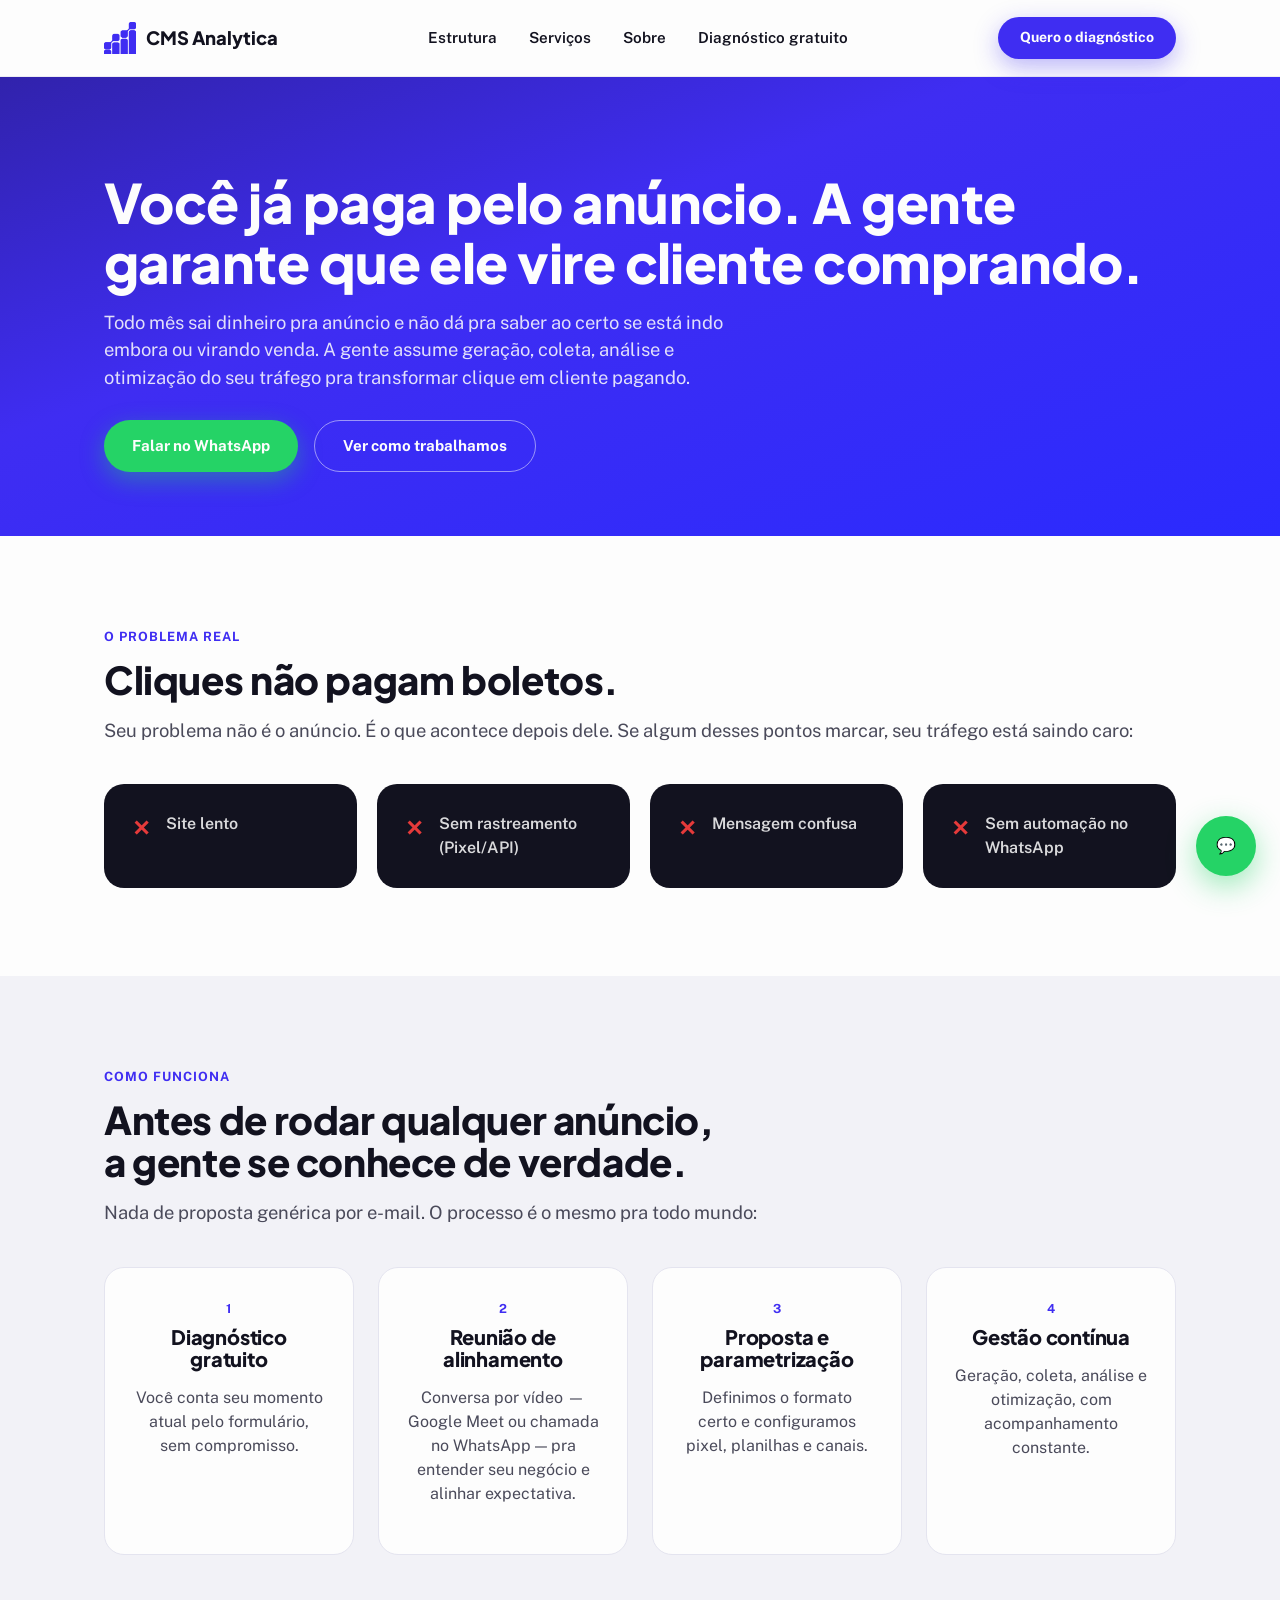
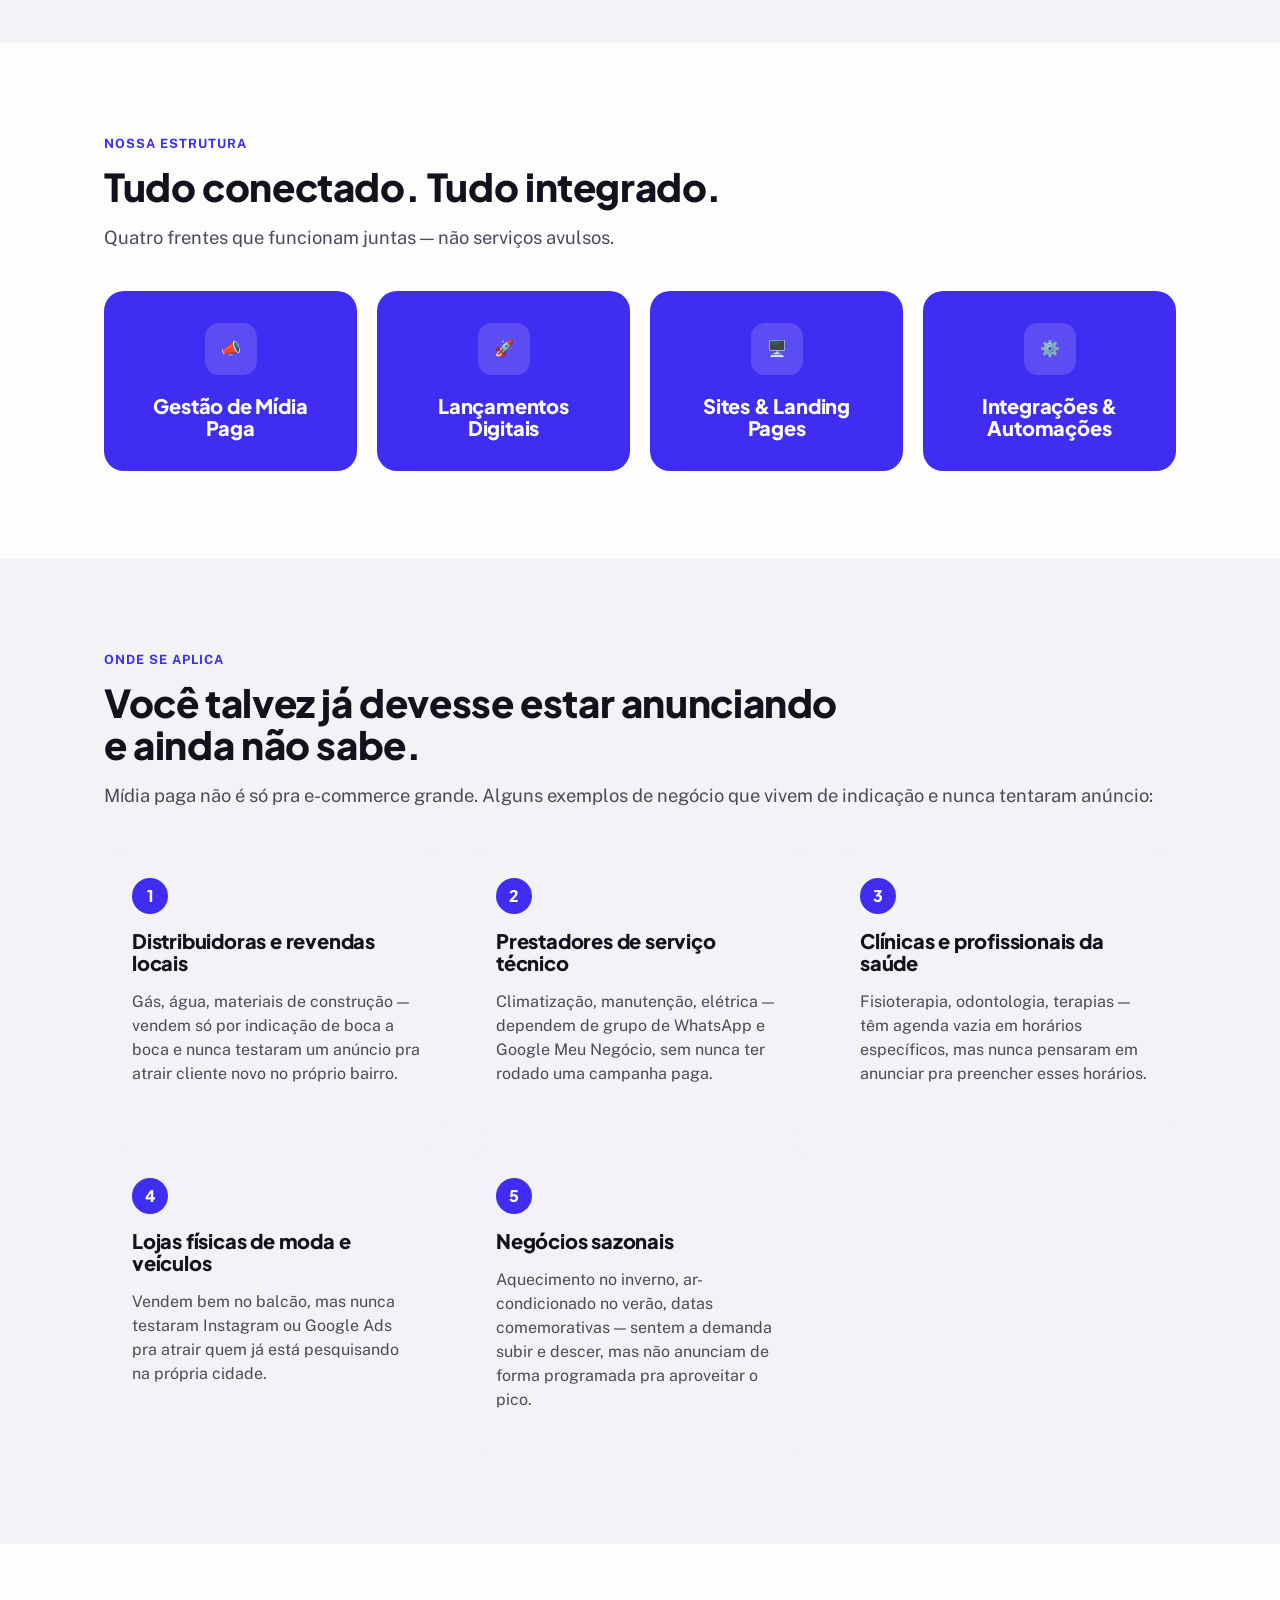
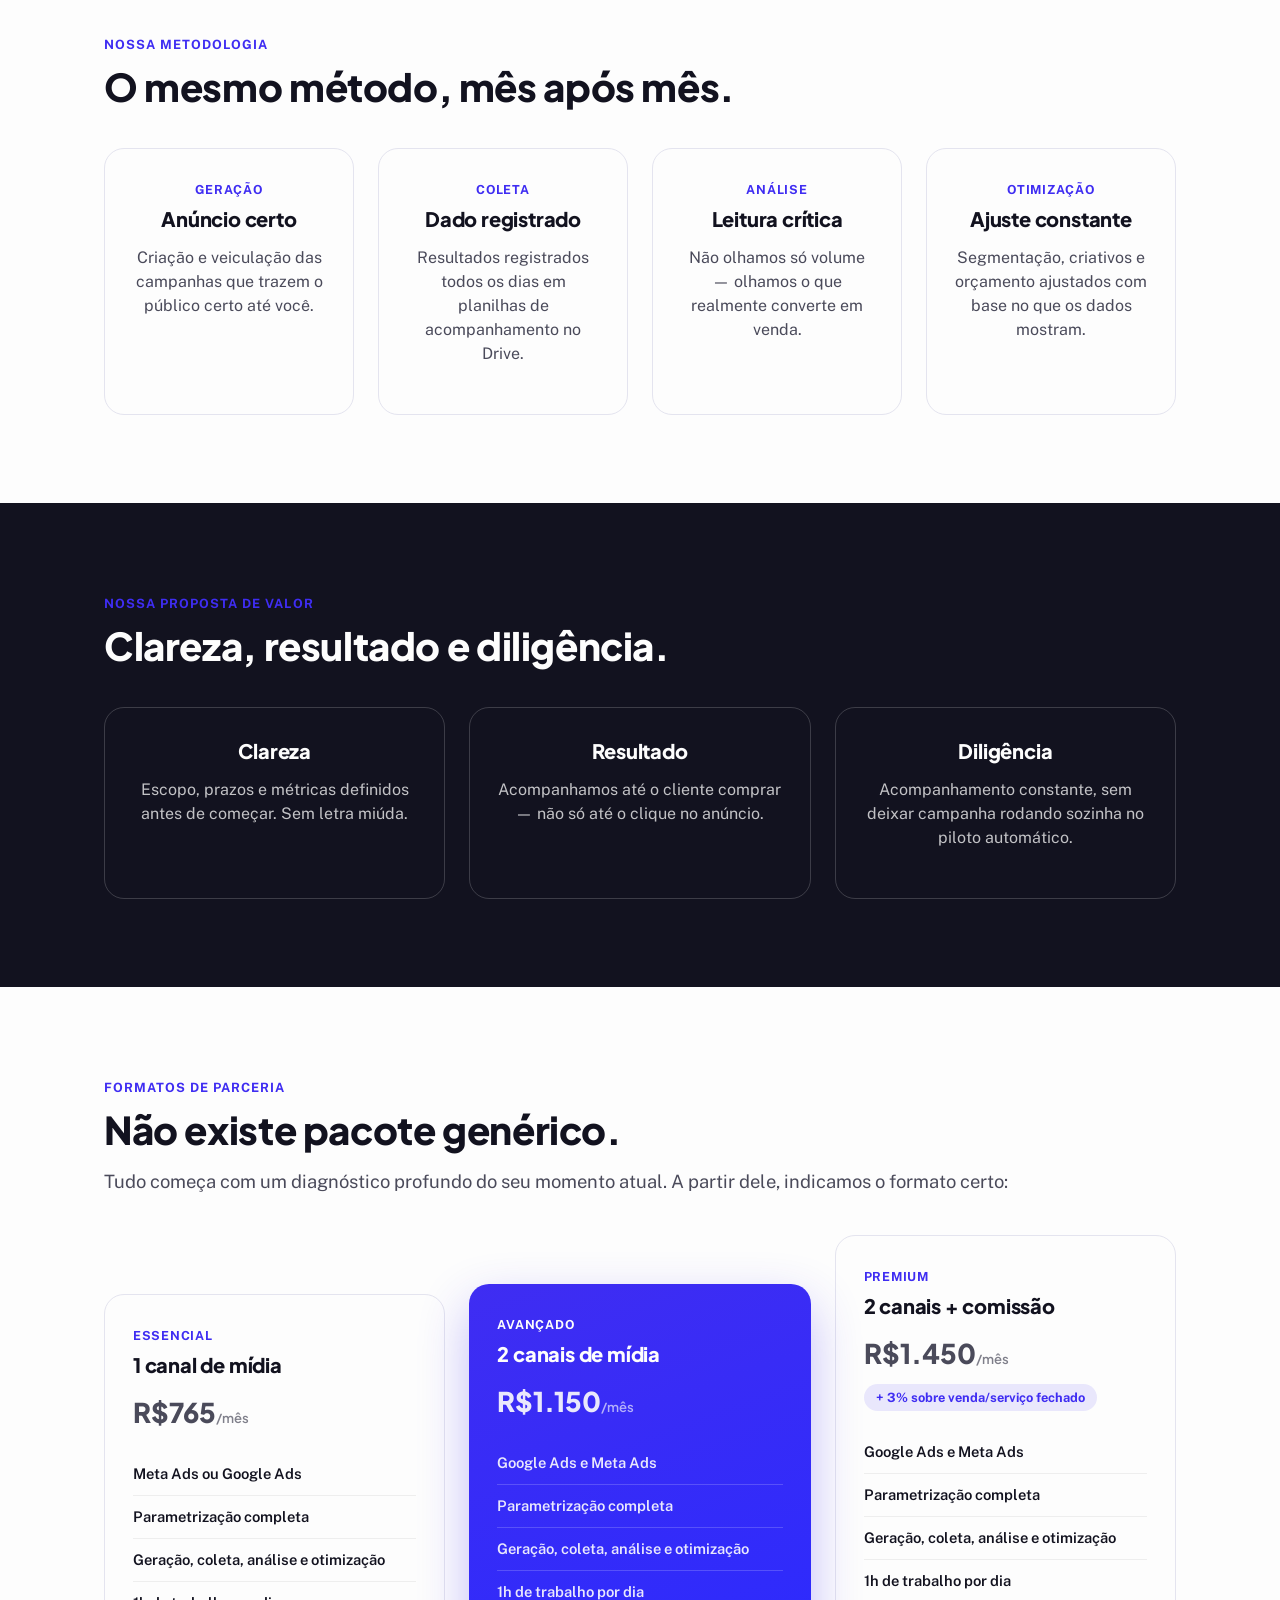
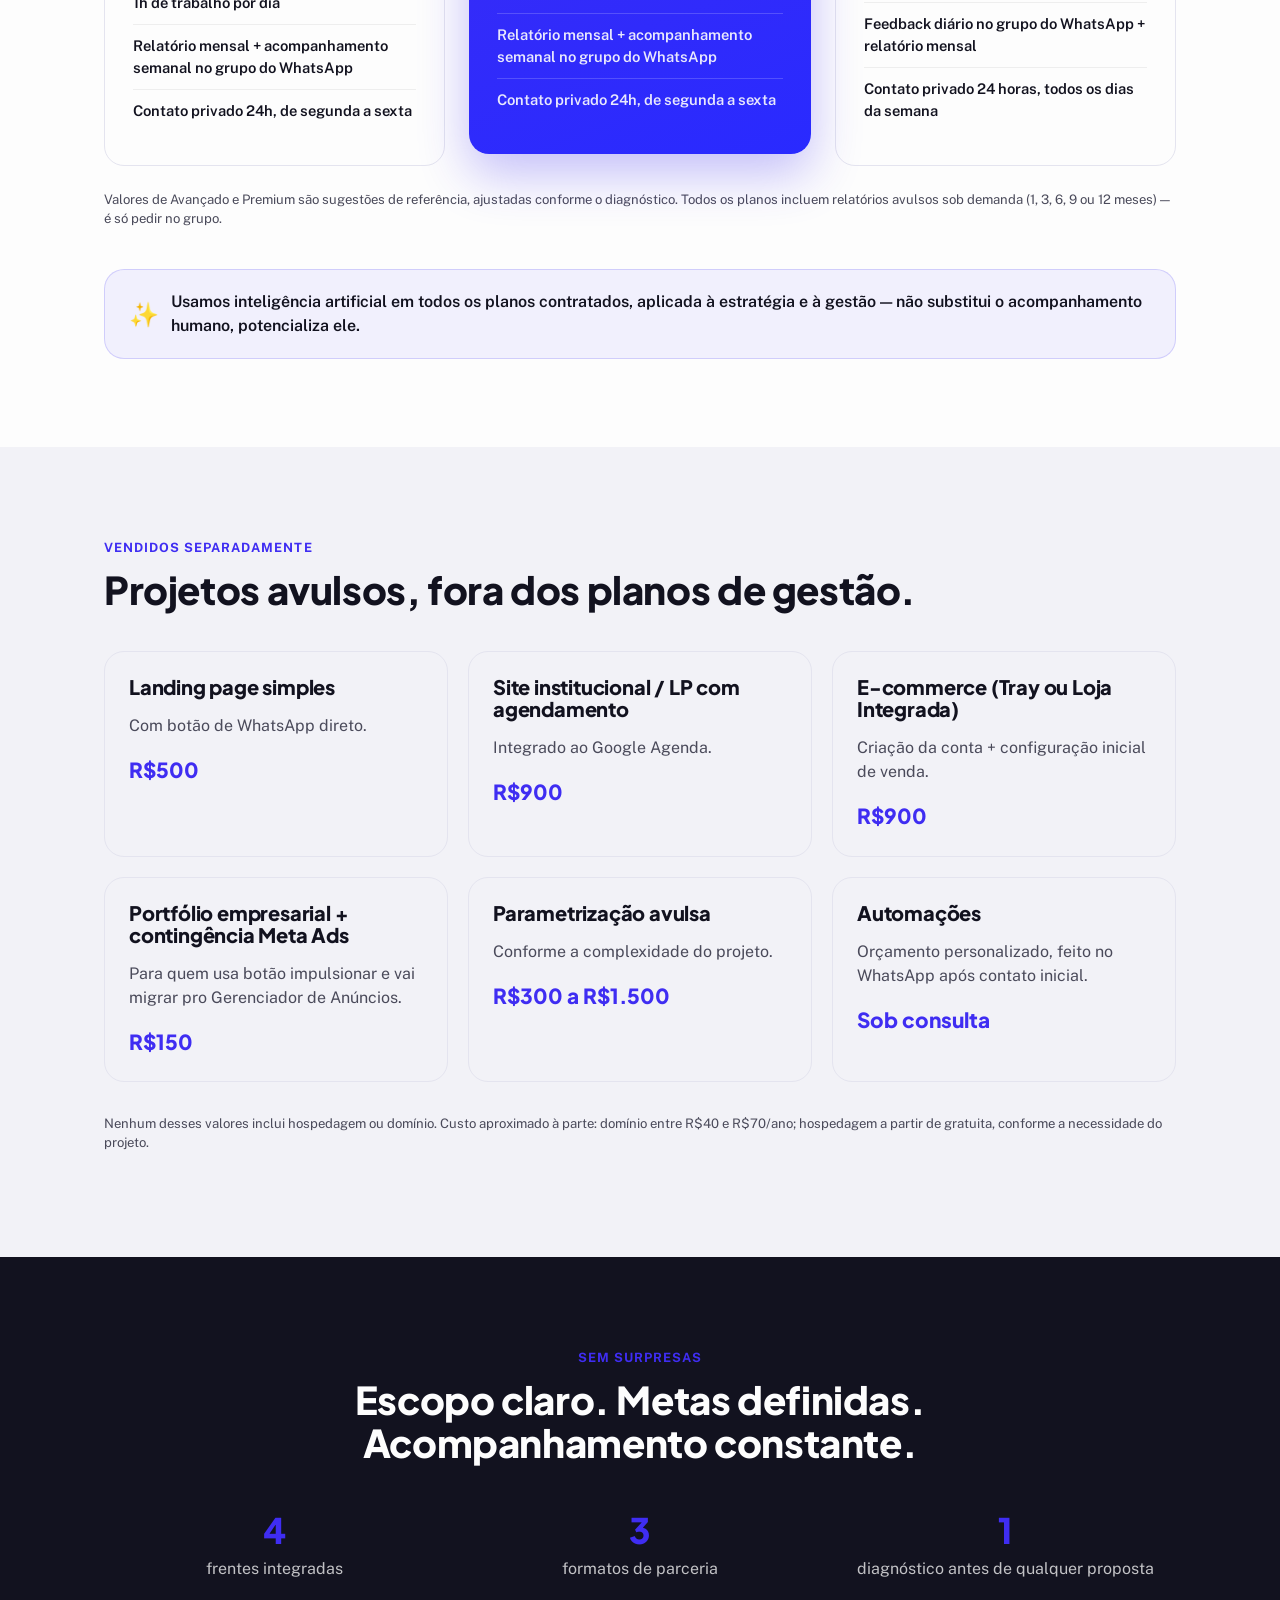
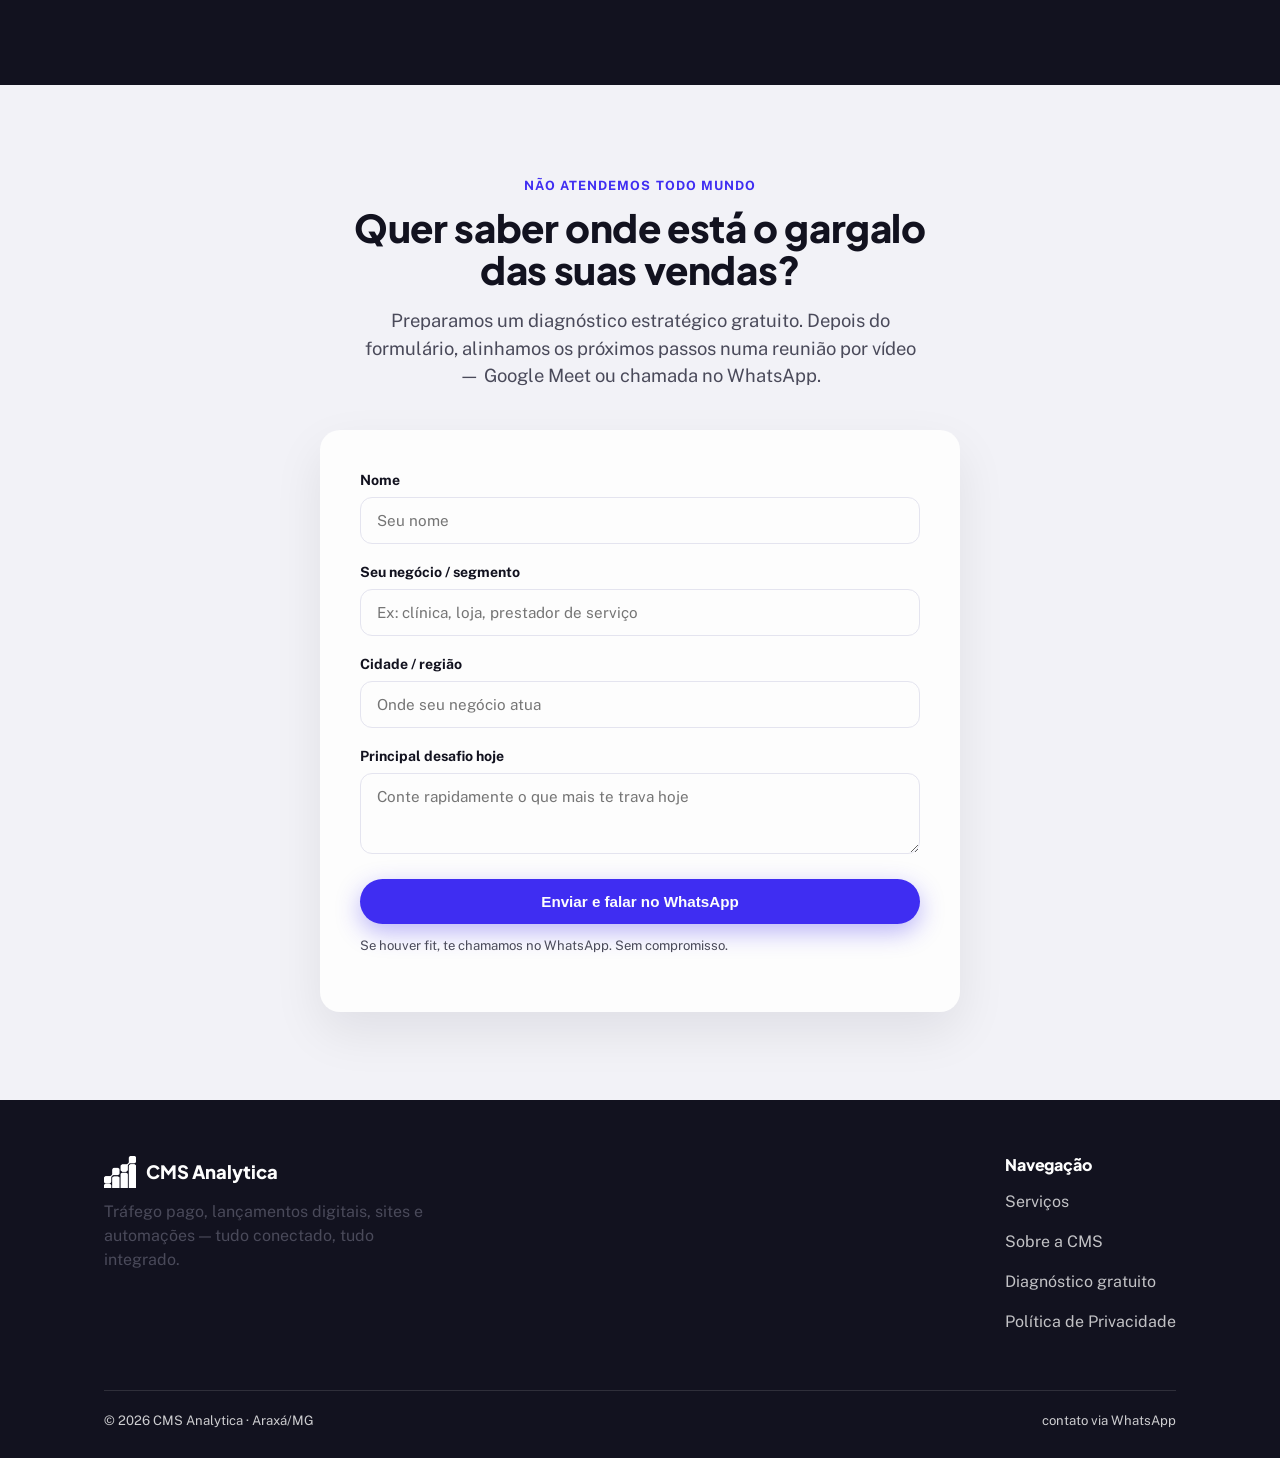
<file: index.html>
<!DOCTYPE html>
<html lang="pt-BR">
<head>
<meta charset="UTF-8">
<meta name="viewport" content="width=device-width, initial-scale=1.0">
<title>CMS Analytica — Tráfego pago, lançamentos e automações que convertem</title>
<meta name="description" content="A CMS Analytica constrói caminhos de conversão: gestão de mídia paga, lançamentos digitais, sites e landing pages, integrações e automações. Diagnóstico estratégico gratuito.">
<link rel="stylesheet" href="assets/css/style.css">
</head>
<body>

<header class="site-header">
  <div class="container">
    <a href="index.html" class="brand">
      <img src="assets/img/logo-cms-analytica.png" alt="CMS Analytica">
      CMS Analytica
    </a>
    <nav class="main-nav">
      <a href="index.html#estrutura">Estrutura</a>
      <a href="servicos.html">Serviços</a>
      <a href="sobre.html">Sobre</a>
      <a href="index.html#diagnostico">Diagnóstico gratuito</a>
    </nav>
    <a href="index.html#diagnostico" class="btn btn-primary btn-header">Quero o diagnóstico</a>
    <button class="menu-toggle" aria-label="Abrir menu" aria-expanded="false">
      <span></span><span></span><span></span>
    </button>
  </div>
</header>

<section class="hero">
  <div class="container">
    <h1>Você já paga pelo anúncio. A gente garante que ele vire cliente comprando.</h1>
    <p class="lead">Todo mês sai dinheiro pra anúncio e não dá pra saber ao certo se está indo embora ou virando venda. A gente assume geração, coleta, análise e otimização do seu tráfego pra transformar clique em cliente pagando.</p>
    <div class="hero-actions">
      <a href="https://wa.me/5541999045684?text=Ol%C3%A1%21%20Vim%20pelo%20site%20da%20CMS%20Analytica%20e%20quero%20falar%20no%20WhatsApp." target="_blank" rel="noopener" class="btn btn-primary btn-whatsapp">Falar no WhatsApp</a>
      <a href="servicos.html" class="btn btn-outline" style="border-color:rgba(253,253,253,0.5); color:#FDFDFD;">Ver como trabalhamos</a>
    </div>
  </div>
</section>

<section id="problema">
  <div class="container">
    <span class="section-eyebrow">O problema real</span>
    <h2>Cliques não pagam boletos.</h2>
    <p class="lead">Seu problema não é o anúncio. É o que acontece depois dele. Se algum desses pontos marcar, seu tráfego está saindo caro:</p>
    <div class="problem-grid">
      <div class="problem-card"><span class="x-mark">✕</span><p>Site lento</p></div>
      <div class="problem-card"><span class="x-mark">✕</span><p>Sem rastreamento (Pixel/API)</p></div>
      <div class="problem-card"><span class="x-mark">✕</span><p>Mensagem confusa</p></div>
      <div class="problem-card"><span class="x-mark">✕</span><p>Sem automação no WhatsApp</p></div>
    </div>
  </div>
</section>

<section style="background:var(--cinza-claro);">
  <div class="container">
    <span class="section-eyebrow">Como funciona</span>
    <h2>Antes de rodar qualquer anúncio,<br>a gente se conhece de verdade.</h2>
    <p class="lead">Nada de proposta genérica por e-mail. O processo é o mesmo pra todo mundo:</p>
    <div class="tiers-grid" style="grid-template-columns: repeat(4, 1fr); align-items: stretch;">
      <div class="tier-card center"><span class="tier-label">1</span><h3>Diagnóstico gratuito</h3><p>Você conta seu momento atual pelo formulário, sem compromisso.</p></div>
      <div class="tier-card center"><span class="tier-label">2</span><h3>Reunião de alinhamento</h3><p>Conversa por vídeo — Google Meet ou chamada no WhatsApp — pra entender seu negócio e alinhar expectativa.</p></div>
      <div class="tier-card center"><span class="tier-label">3</span><h3>Proposta e parametrização</h3><p>Definimos o formato certo e configuramos pixel, planilhas e canais.</p></div>
      <div class="tier-card center"><span class="tier-label">4</span><h3>Gestão contínua</h3><p>Geração, coleta, análise e otimização, com acompanhamento constante.</p></div>
    </div>
  </div>
</section>

<section id="estrutura">
  <div class="container">
    <span class="section-eyebrow">Nossa estrutura</span>
    <h2>Tudo conectado. Tudo integrado.</h2>
    <p class="lead">Quatro frentes que funcionam juntas — não serviços avulsos.</p>
    <div class="pillars-grid">
      <div class="pillar-card">
        <div class="icon">📣</div>
        <h3>Gestão de Mídia Paga</h3>
      </div>
      <div class="pillar-card">
        <div class="icon">🚀</div>
        <h3>Lançamentos Digitais</h3>
      </div>
      <div class="pillar-card">
        <div class="icon">🖥️</div>
        <h3>Sites & Landing Pages</h3>
      </div>
      <div class="pillar-card">
        <div class="icon">⚙️</div>
        <h3>Integrações & Automações</h3>
      </div>
    </div>
  </div>
</section>

<section style="background:var(--cinza-claro);">
  <div class="container">
    <span class="section-eyebrow">Onde se aplica</span>
    <h2>Você talvez já devesse estar anunciando<br>e ainda não sabe.</h2>
    <p class="lead">Mídia paga não é só pra e-commerce grande. Alguns exemplos de negócio que vivem de indicação e nunca tentaram anúncio:</p>
    <div class="example-grid">
      <div class="example-card">
        <span class="num">1</span>
        <h3>Distribuidoras e revendas locais</h3>
        <p>Gás, água, materiais de construção — vendem só por indicação de boca a boca e nunca testaram um anúncio pra atrair cliente novo no próprio bairro.</p>
      </div>
      <div class="example-card">
        <span class="num">2</span>
        <h3>Prestadores de serviço técnico</h3>
        <p>Climatização, manutenção, elétrica — dependem de grupo de WhatsApp e Google Meu Negócio, sem nunca ter rodado uma campanha paga.</p>
      </div>
      <div class="example-card">
        <span class="num">3</span>
        <h3>Clínicas e profissionais da saúde</h3>
        <p>Fisioterapia, odontologia, terapias — têm agenda vazia em horários específicos, mas nunca pensaram em anunciar pra preencher esses horários.</p>
      </div>
      <div class="example-card">
        <span class="num">4</span>
        <h3>Lojas físicas de moda e veículos</h3>
        <p>Vendem bem no balcão, mas nunca testaram Instagram ou Google Ads pra atrair quem já está pesquisando na própria cidade.</p>
      </div>
      <div class="example-card">
        <span class="num">5</span>
        <h3>Negócios sazonais</h3>
        <p>Aquecimento no inverno, ar-condicionado no verão, datas comemorativas — sentem a demanda subir e descer, mas não anunciam de forma programada pra aproveitar o pico.</p>
      </div>
    </div>
  </div>
</section>

<section>
  <div class="container">
    <span class="section-eyebrow">Nossa metodologia</span>
    <h2>O mesmo método, mês após mês.</h2>
    <div class="tiers-grid" style="grid-template-columns: repeat(4, 1fr); align-items: stretch;">
      <div class="tier-card center"><span class="tier-label">Geração</span><h3>Anúncio certo</h3><p>Criação e veiculação das campanhas que trazem o público certo até você.</p></div>
      <div class="tier-card center"><span class="tier-label">Coleta</span><h3>Dado registrado</h3><p>Resultados registrados todos os dias em planilhas de acompanhamento no Drive.</p></div>
      <div class="tier-card center"><span class="tier-label">Análise</span><h3>Leitura crítica</h3><p>Não olhamos só volume — olhamos o que realmente converte em venda.</p></div>
      <div class="tier-card center"><span class="tier-label">Otimização</span><h3>Ajuste constante</h3><p>Segmentação, criativos e orçamento ajustados com base no que os dados mostram.</p></div>
    </div>
  </div>
</section>

<section style="background:var(--preto); color:var(--branco);">
  <div class="container">
    <span class="section-eyebrow">Nossa proposta de valor</span>
    <h2 style="color:var(--branco);">Clareza, resultado e diligência.</h2>
    <div class="trust-grid">
      <div class="tier-card center" style="background:transparent; border-color:rgba(253,253,253,0.18);">
        <h3 style="color:var(--branco);">Clareza</h3>
        <p style="color:rgba(253,253,253,0.75);">Escopo, prazos e métricas definidos antes de começar. Sem letra miúda.</p>
      </div>
      <div class="tier-card center" style="background:transparent; border-color:rgba(253,253,253,0.18);">
        <h3 style="color:var(--branco);">Resultado</h3>
        <p style="color:rgba(253,253,253,0.75);">Acompanhamos até o cliente comprar — não só até o clique no anúncio.</p>
      </div>
      <div class="tier-card center" style="background:transparent; border-color:rgba(253,253,253,0.18);">
        <h3 style="color:var(--branco);">Diligência</h3>
        <p style="color:rgba(253,253,253,0.75);">Acompanhamento constante, sem deixar campanha rodando sozinha no piloto automático.</p>
      </div>
    </div>
  </div>
</section>

<section id="formatos-parceria">
  <div class="container">
    <span class="section-eyebrow">Formatos de parceria</span>
    <h2>Não existe pacote genérico.</h2>
    <p class="lead">Tudo começa com um diagnóstico profundo do seu momento atual. A partir dele, indicamos o formato certo:</p>
    <div class="tiers-grid">
      <div class="tier-card">
        <span class="tier-label">Essencial</span>
        <h3>1 canal de mídia</h3>
        <p class="tier-price">R$765<span>/mês</span></p>
        <ul>
          <li>Meta Ads ou Google Ads</li>
          <li>Parametrização completa</li>
          <li>Geração, coleta, análise e otimização</li>
          <li>1h de trabalho por dia</li>
          <li>Relatório mensal + acompanhamento semanal no grupo do WhatsApp</li>
          <li>Contato privado 24h, de segunda a sexta</li>
        </ul>
      </div>
      <div class="tier-card featured">
        <span class="tier-label">Avançado</span>
        <h3>2 canais de mídia</h3>
        <p class="tier-price">R$1.150<span>/mês</span></p>
        <ul>
          <li>Google Ads e Meta Ads</li>
          <li>Parametrização completa</li>
          <li>Geração, coleta, análise e otimização</li>
          <li>1h de trabalho por dia</li>
          <li>Relatório mensal + acompanhamento semanal no grupo do WhatsApp</li>
          <li>Contato privado 24h, de segunda a sexta</li>
        </ul>
      </div>
      <div class="tier-card">
        <span class="tier-label">Premium</span>
        <h3>2 canais + comissão</h3>
        <p class="tier-price">R$1.450<span>/mês</span></p>
        <span class="tier-commission" style="background:rgba(63,45,242,0.1); color:var(--azul-principal);">+ 3% sobre venda/serviço fechado</span>
        <ul>
          <li>Google Ads e Meta Ads</li>
          <li>Parametrização completa</li>
          <li>Geração, coleta, análise e otimização</li>
          <li>1h de trabalho por dia</li>
          <li>Feedback diário no grupo do WhatsApp + relatório mensal</li>
          <li>Contato privado 24 horas, todos os dias da semana</li>
        </ul>
      </div>
    </div>
    <p class="form-note" style="margin-top:24px;">Valores de Avançado e Premium são sugestões de referência, ajustadas conforme o diagnóstico. Todos os planos incluem relatórios avulsos sob demanda (1, 3, 6, 9 ou 12 meses) — é só pedir no grupo.</p>
    <div class="ai-note">
      <span style="font-size:1.5rem;">✨</span>
      <p>Usamos inteligência artificial em todos os planos contratados, aplicada à estratégia e à gestão — não substitui o acompanhamento humano, potencializa ele.</p>
    </div>
  </div>
</section>

<section style="background:var(--cinza-claro);">
  <div class="container">
    <span class="section-eyebrow">Vendidos separadamente</span>
    <h2>Projetos avulsos, fora dos planos de gestão.</h2>
    <div class="addon-grid">
      <div class="addon-card">
        <h3>Landing page simples</h3>
        <p>Com botão de WhatsApp direto.</p>
        <p class="tier-price">R$500</p>
      </div>
      <div class="addon-card">
        <h3>Site institucional / LP com agendamento</h3>
        <p>Integrado ao Google Agenda.</p>
        <p class="tier-price">R$900</p>
      </div>
      <div class="addon-card">
        <h3>E-commerce (Tray ou Loja Integrada)</h3>
        <p>Criação da conta + configuração inicial de venda.</p>
        <p class="tier-price">R$900</p>
      </div>
      <div class="addon-card">
        <h3>Portfólio empresarial + contingência Meta Ads</h3>
        <p>Para quem usa botão impulsionar e vai migrar pro Gerenciador de Anúncios.</p>
        <p class="tier-price">R$150</p>
      </div>
      <div class="addon-card">
        <h3>Parametrização avulsa</h3>
        <p>Conforme a complexidade do projeto.</p>
        <p class="tier-price">R$300 a R$1.500</p>
      </div>
      <div class="addon-card">
        <h3>Automações</h3>
        <p>Orçamento personalizado, feito no WhatsApp após contato inicial.</p>
        <p class="tier-price">Sob consulta</p>
      </div>
    </div>
    <p class="addon-note">Nenhum desses valores inclui hospedagem ou domínio. Custo aproximado à parte: domínio entre R$40 e R$70/ano; hospedagem a partir de gratuita, conforme a necessidade do projeto.</p>
  </div>
</section>

<section style="background:var(--preto); color:var(--branco);">
  <div class="container center">
    <span class="section-eyebrow">Sem surpresas</span>
    <h2 style="color:var(--branco);">Escopo claro. Metas definidas.<br>Acompanhamento constante.</h2>
    <div class="trust-grid">
      <div class="trust-item"><div class="num">4</div><p style="color:rgba(253,253,253,0.75);">frentes integradas</p></div>
      <div class="trust-item"><div class="num">3</div><p style="color:rgba(253,253,253,0.75);">formatos de parceria</p></div>
      <div class="trust-item"><div class="num">1</div><p style="color:rgba(253,253,253,0.75);">diagnóstico antes de qualquer proposta</p></div>
    </div>
  </div>
</section>

<section id="diagnostico" class="diagnostic-section">
  <div class="container">
    <div class="center">
      <span class="section-eyebrow">Não atendemos todo mundo</span>
      <h2>Quer saber onde está o gargalo<br>das suas vendas?</h2>
      <p class="lead" style="max-width:560px; margin:0 auto;">Preparamos um diagnóstico estratégico gratuito. Depois do formulário, alinhamos os próximos passos numa reunião por vídeo — Google Meet ou chamada no WhatsApp.</p>
    </div>
    <div class="diagnostic-box">
      <form id="diagnostic-form" data-origem="home">
        <div class="form-row">
          <label for="nome">Nome</label>
          <input type="text" id="nome" name="nome" placeholder="Seu nome" required>
        </div>
        <div class="form-row">
          <label for="segmento">Seu negócio / segmento</label>
          <input type="text" id="segmento" name="segmento" placeholder="Ex: clínica, loja, prestador de serviço" required>
        </div>
        <div class="form-row">
          <label for="cidade">Cidade / região</label>
          <input type="text" id="cidade" name="cidade" placeholder="Onde seu negócio atua">
        </div>
        <div class="form-row">
          <label for="desafio">Principal desafio hoje</label>
          <textarea id="desafio" name="desafio" rows="3" placeholder="Conte rapidamente o que mais te trava hoje"></textarea>
        </div>
        <button type="submit" class="btn btn-primary" style="width:100%;">Enviar e falar no WhatsApp</button>
        <p class="form-note">Se houver fit, te chamamos no WhatsApp. Sem compromisso.</p>
      </form>
    </div>
  </div>
</section>

<footer>
  <div class="container">
    <div class="footer-top">
      <div>
        <a href="index.html" class="brand">
          <img src="assets/img/logo-cms-analytica.png" alt="CMS Analytica" style="filter:brightness(0) invert(1);">
          CMS Analytica
        </a>
        <p style="max-width:320px; margin-top:12px;">Tráfego pago, lançamentos digitais, sites e automações — tudo conectado, tudo integrado.</p>
      </div>
      <div>
        <h3 style="color:var(--branco); font-size:1rem;">Navegação</h3>
        <p><a href="servicos.html">Serviços</a></p>
        <p><a href="sobre.html">Sobre a CMS</a></p>
        <p><a href="index.html#diagnostico">Diagnóstico gratuito</a></p>
        <p><a href="politica-de-privacidade.html">Política de Privacidade</a></p>
      </div>
    </div>
    <div class="footer-bottom">
      <span>© 2026 CMS Analytica · Araxá/MG</span>
      <span>contato via WhatsApp</span>
    </div>
  </div>
</footer>

<a class="whatsapp-float" href="https://wa.me/5541999045684?text=Ol%C3%A1%21%20Vim%20pelo%20site%20da%20CMS%20Analytica%20e%20quero%20falar%20no%20WhatsApp." target="_blank" rel="noopener" aria-label="Falar no WhatsApp">💬</a>

<script src="assets/js/main.js"></script>
</body>
</html>
</file>
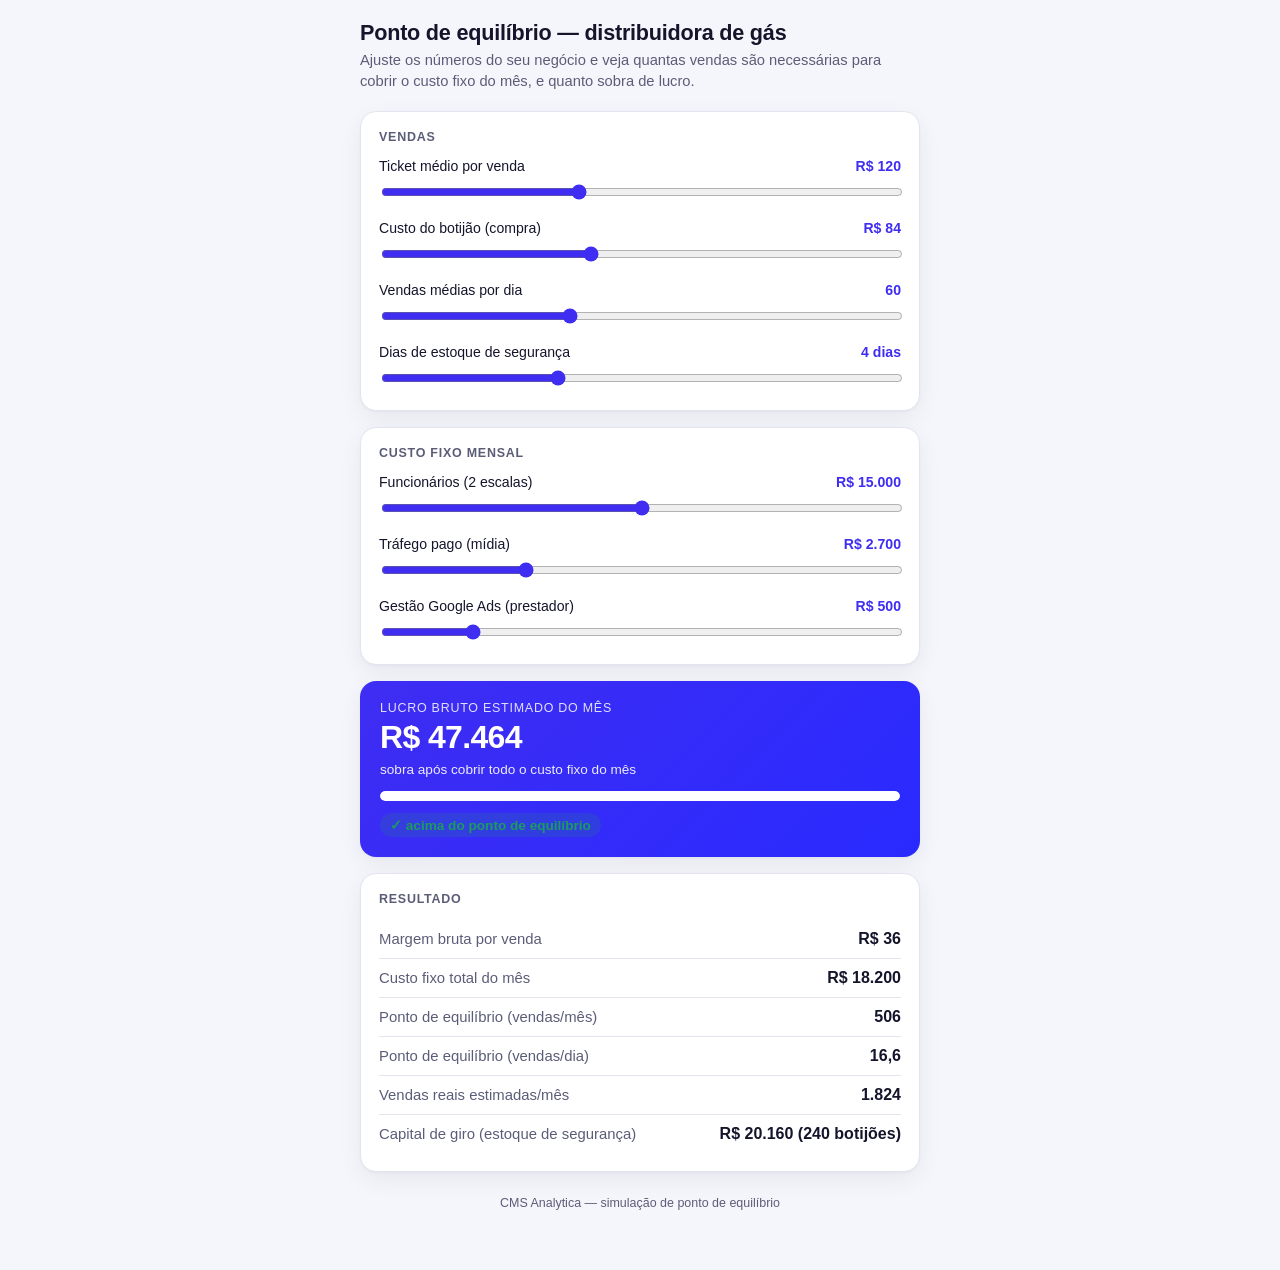
<file: calculadora-gas/index.html>
<!DOCTYPE html>
<html lang="pt-BR">
<head>
<meta charset="UTF-8">
<meta name="viewport" content="width=device-width, initial-scale=1.0">
<title>Calculadora — Ponto de Equilíbrio Distribuidora de Gás</title>
<meta property="og:title" content="Calculadora — Ponto de Equilíbrio Distribuidora de Gás">
<meta property="og:description" content="Simule quantas vendas são necessárias para cobrir o custo fixo do mês e quanto sobra de lucro.">
<meta property="og:type" content="website">
<meta name="description" content="Calculadora interativa de ponto de equilíbrio para distribuidora de gás.">
<style>
  :root{
    --bg:#f5f6fb; --card:#ffffff; --text:#14152b; --muted:#5b5d78;
    --border:#e3e4f0; --accent:#3F2DF2; --accent2:#292AFF;
    --good:#1a9c5e; --warn:#e0562c;
    --shadow: 0 1px 2px rgba(20,21,43,.04), 0 8px 24px rgba(20,21,43,.06);
  }
  @media (prefers-color-scheme: dark){
    :root{
      --bg:#0e0f1a; --card:#161826; --text:#f0f0f7; --muted:#9698b8;
      --border:#272a40; --accent:#8b7dff; --accent2:#6f5dff;
      --good:#3fd48a; --warn:#ff8a5c;
      --shadow: 0 1px 2px rgba(0,0,0,.3), 0 8px 24px rgba(0,0,0,.35);
    }
  }
  *{box-sizing:border-box;}
  body{
    margin:0; background:var(--bg); color:var(--text);
    font-family: -apple-system, BlinkMacSystemFont, "Segoe UI", Roboto, Helvetica, Arial, sans-serif;
    padding: 20px 14px 60px;
  }
  .wrap{ max-width: 560px; margin: 0 auto; }
  header{ margin-bottom: 20px; }
  h1{ font-size: 1.35rem; margin: 0 0 4px; letter-spacing:-0.01em; }
  .sub{ color: var(--muted); font-size: .92rem; line-height:1.4; }
  .card{
    background: var(--card); border:1px solid var(--border); border-radius: 16px;
    padding: 18px; margin-bottom: 16px; box-shadow: var(--shadow);
  }
  .card h2{ font-size: .78rem; text-transform: uppercase; letter-spacing:.06em;
    color: var(--muted); margin: 0 0 14px; font-weight:600; }
  .field{ margin-bottom: 14px; }
  .field:last-child{ margin-bottom:0; }
  .field label{ display:flex; justify-content:space-between; align-items:baseline;
    font-size:.88rem; margin-bottom:6px; color: var(--text); }
  .field label .val{ font-variant-numeric: tabular-nums; color: var(--accent); font-weight:600; }
  input[type="range"]{
    width:100%; accent-color: var(--accent); height: 20px; cursor:pointer;
  }
  .stat{
    display:flex; justify-content:space-between; align-items:center;
    padding: 10px 0; border-bottom: 1px solid var(--border);
    font-size: .93rem;
  }
  .stat:last-child{ border-bottom:none; }
  .stat .label{ color: var(--muted); }
  .stat .num{ font-weight:700; font-variant-numeric: tabular-nums; font-size:1rem; }
  .hero{
    background: linear-gradient(135deg, var(--accent), var(--accent2));
    border-radius: 16px; padding: 20px; color: #fff; margin-bottom:16px;
    box-shadow: var(--shadow);
  }
  .hero .label{ font-size:.78rem; text-transform:uppercase; letter-spacing:.06em; opacity:.85; }
  .hero .num{ font-size: 2rem; font-weight:800; margin-top:4px; letter-spacing:-0.02em; }
  .hero .note{ font-size:.85rem; opacity:.9; margin-top:6px; }
  .barwrap{ margin-top:14px; background: rgba(255,255,255,.25); border-radius:8px; height:10px; overflow:hidden; }
  .bar{ height:100%; background:#fff; border-radius:8px; transition: width .2s ease; }
  .status{
    display:inline-flex; align-items:center; gap:6px; font-size:.85rem; font-weight:600;
    padding: 4px 10px; border-radius:999px; margin-top:2px;
  }
  .status.good{ background: rgba(26,156,94,.16); color: var(--good); }
  .status.warn{ background: rgba(224,86,44,.16); color: var(--warn); }
  footer{ text-align:center; color: var(--muted); font-size:.78rem; margin-top: 24px; }
</style>
</head>
<body>

<div class="wrap">
  <header>
    <h1>Ponto de equilíbrio — distribuidora de gás</h1>
    <div class="sub">Ajuste os números do seu negócio e veja quantas vendas são necessárias para cobrir o custo fixo do mês, e quanto sobra de lucro.</div>
  </header>

  <div class="card">
    <h2>Vendas</h2>
    <div class="field">
      <label>Ticket médio por venda <span class="val" id="v-ticket">R$ 120</span></label>
      <input type="range" id="ticket" min="60" max="220" step="1" value="120">
    </div>
    <div class="field">
      <label>Custo do botijão (compra) <span class="val" id="v-custo">R$ 84</span></label>
      <input type="range" id="custo" min="40" max="150" step="1" value="84">
    </div>
    <div class="field">
      <label>Vendas médias por dia <span class="val" id="v-vendasdia">60</span></label>
      <input type="range" id="vendasdia" min="10" max="150" step="1" value="60">
    </div>
    <div class="field">
      <label>Dias de estoque de segurança <span class="val" id="v-diasestoque">4 dias</span></label>
      <input type="range" id="diasestoque" min="1" max="10" step="1" value="4">
    </div>
  </div>

  <div class="card">
    <h2>Custo fixo mensal</h2>
    <div class="field">
      <label>Funcionários (2 escalas) <span class="val" id="v-func">R$ 15.000</span></label>
      <input type="range" id="func" min="0" max="30000" step="100" value="15000">
    </div>
    <div class="field">
      <label>Tráfego pago (mídia) <span class="val" id="v-trafego">R$ 2.700</span></label>
      <input type="range" id="trafego" min="0" max="10000" step="50" value="2700">
    </div>
    <div class="field">
      <label>Gestão Google Ads (prestador) <span class="val" id="v-gestao">R$ 500</span></label>
      <input type="range" id="gestao" min="0" max="3000" step="50" value="500">
    </div>
  </div>

  <div class="hero">
    <div class="label">Lucro bruto estimado do mês</div>
    <div class="num" id="lucro">R$ 0</div>
    <div class="note" id="lucronote">com base nas vendas médias informadas</div>
    <div class="barwrap"><div class="bar" id="bar" style="width:0%"></div></div>
    <div style="margin-top:10px;">
      <span class="status good" id="status">✓ acima do ponto de equilíbrio</span>
    </div>
  </div>

  <div class="card">
    <h2>Resultado</h2>
    <div class="stat"><span class="label">Margem bruta por venda</span><span class="num" id="margem">R$ 0</span></div>
    <div class="stat"><span class="label">Custo fixo total do mês</span><span class="num" id="fixototal">R$ 0</span></div>
    <div class="stat"><span class="label">Ponto de equilíbrio (vendas/mês)</span><span class="num" id="peqmes">0</span></div>
    <div class="stat"><span class="label">Ponto de equilíbrio (vendas/dia)</span><span class="num" id="peqdia">0</span></div>
    <div class="stat"><span class="label">Vendas reais estimadas/mês</span><span class="num" id="vendasmes">0</span></div>
    <div class="stat"><span class="label">Capital de giro (estoque de segurança)</span><span class="num" id="giro">R$ 0</span></div>
  </div>

  <footer>CMS Analytica — simulação de ponto de equilíbrio</footer>
</div>

<script>
  const ids = ['ticket','custo','vendasdia','diasestoque','func','trafego','gestao'];
  const el = Object.fromEntries(ids.map(id => [id, document.getElementById(id)]));
  const fmt = n => n.toLocaleString('pt-BR', {style:'currency', currency:'BRL', maximumFractionDigits:0});
  const fmtN = n => n.toLocaleString('pt-BR', {maximumFractionDigits:1});

  function calc(){
    const ticket = +el.ticket.value;
    const custo = +el.custo.value;
    const vendasDia = +el.vendasdia.value;
    const diasEstoque = +el.diasestoque.value;
    const func = +el.func.value;
    const trafego = +el.trafego.value;
    const gestao = +el.gestao.value;

    document.getElementById('v-ticket').textContent = fmt(ticket);
    document.getElementById('v-custo').textContent = fmt(custo);
    document.getElementById('v-vendasdia').textContent = vendasDia;
    document.getElementById('v-diasestoque').textContent = diasEstoque + (diasEstoque===1?' dia':' dias');
    document.getElementById('v-func').textContent = fmt(func);
    document.getElementById('v-trafego').textContent = fmt(trafego);
    document.getElementById('v-gestao').textContent = fmt(gestao);

    const margem = ticket - custo;
    const fixoTotal = func + trafego + gestao;
    const peqMes = margem > 0 ? fixoTotal / margem : Infinity;
    const peqDia = peqMes / 30.4;
    const vendasMes = vendasDia * 30.4;
    const giroQtd = diasEstoque * vendasDia;
    const giroValor = giroQtd * custo;
    const lucroBruto = (vendasMes * margem) - fixoTotal;

    document.getElementById('margem').textContent = fmt(margem);
    document.getElementById('fixototal').textContent = fmt(fixoTotal);
    document.getElementById('peqmes').textContent = isFinite(peqMes) ? Math.ceil(peqMes).toLocaleString('pt-BR') : '—';
    document.getElementById('peqdia').textContent = isFinite(peqDia) ? fmtN(peqDia) : '—';
    document.getElementById('vendasmes').textContent = Math.round(vendasMes).toLocaleString('pt-BR');
    document.getElementById('giro').textContent = fmt(giroValor) + ' (' + giroQtd + ' botijões)';

    document.getElementById('lucro').textContent = fmt(lucroBruto);
    const statusEl = document.getElementById('status');
    const noteEl = document.getElementById('lucronote');
    if(lucroBruto >= 0){
      statusEl.className = 'status good';
      statusEl.textContent = '✓ acima do ponto de equilíbrio';
      noteEl.textContent = 'sobra após cobrir todo o custo fixo do mês';
    } else {
      statusEl.className = 'status warn';
      statusEl.textContent = '✗ abaixo do ponto de equilíbrio';
      noteEl.textContent = 'faltam vendas para cobrir o custo fixo do mês';
    }
    const pct = isFinite(peqMes) ? Math.min(100, (vendasMes/peqMes)*100) : 0;
    document.getElementById('bar').style.width = pct + '%';
  }

  ids.forEach(id => el[id].addEventListener('input', calc));
  calc();
</script>
</body>
</html>
</file>
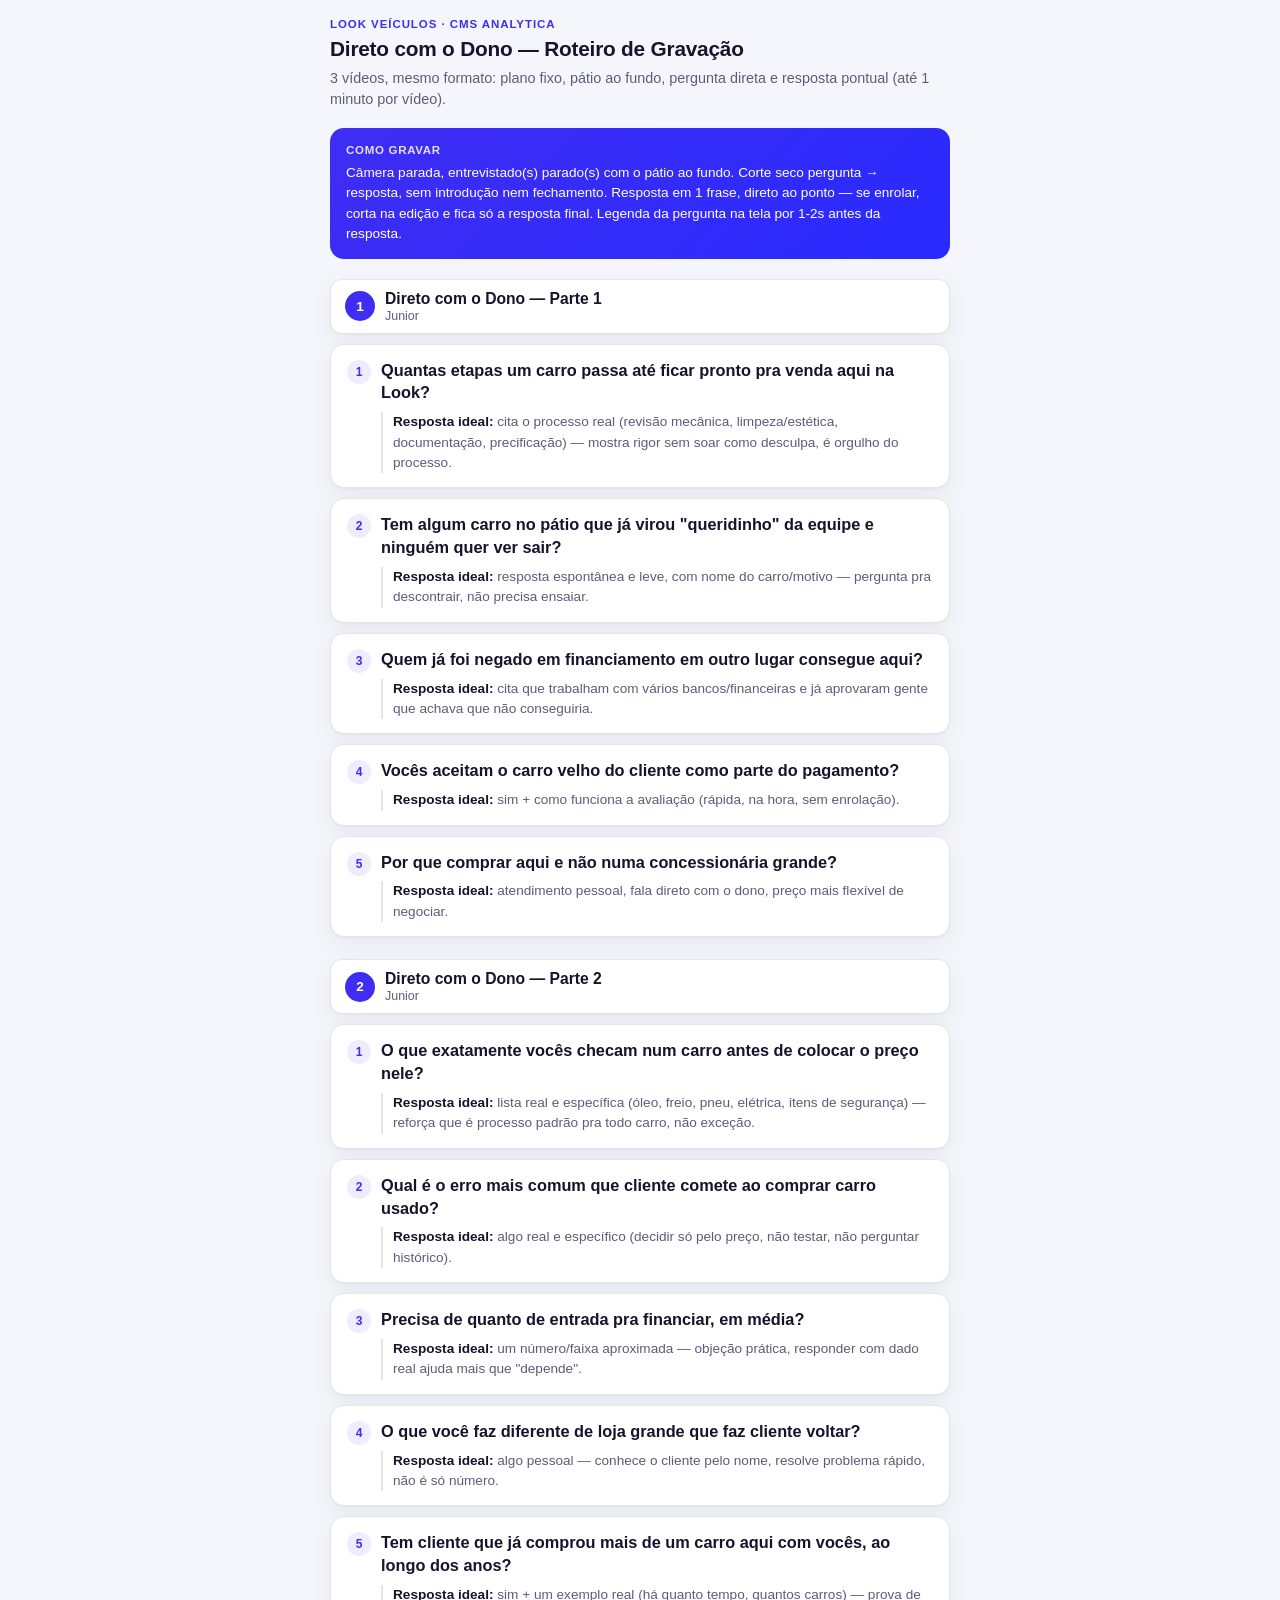
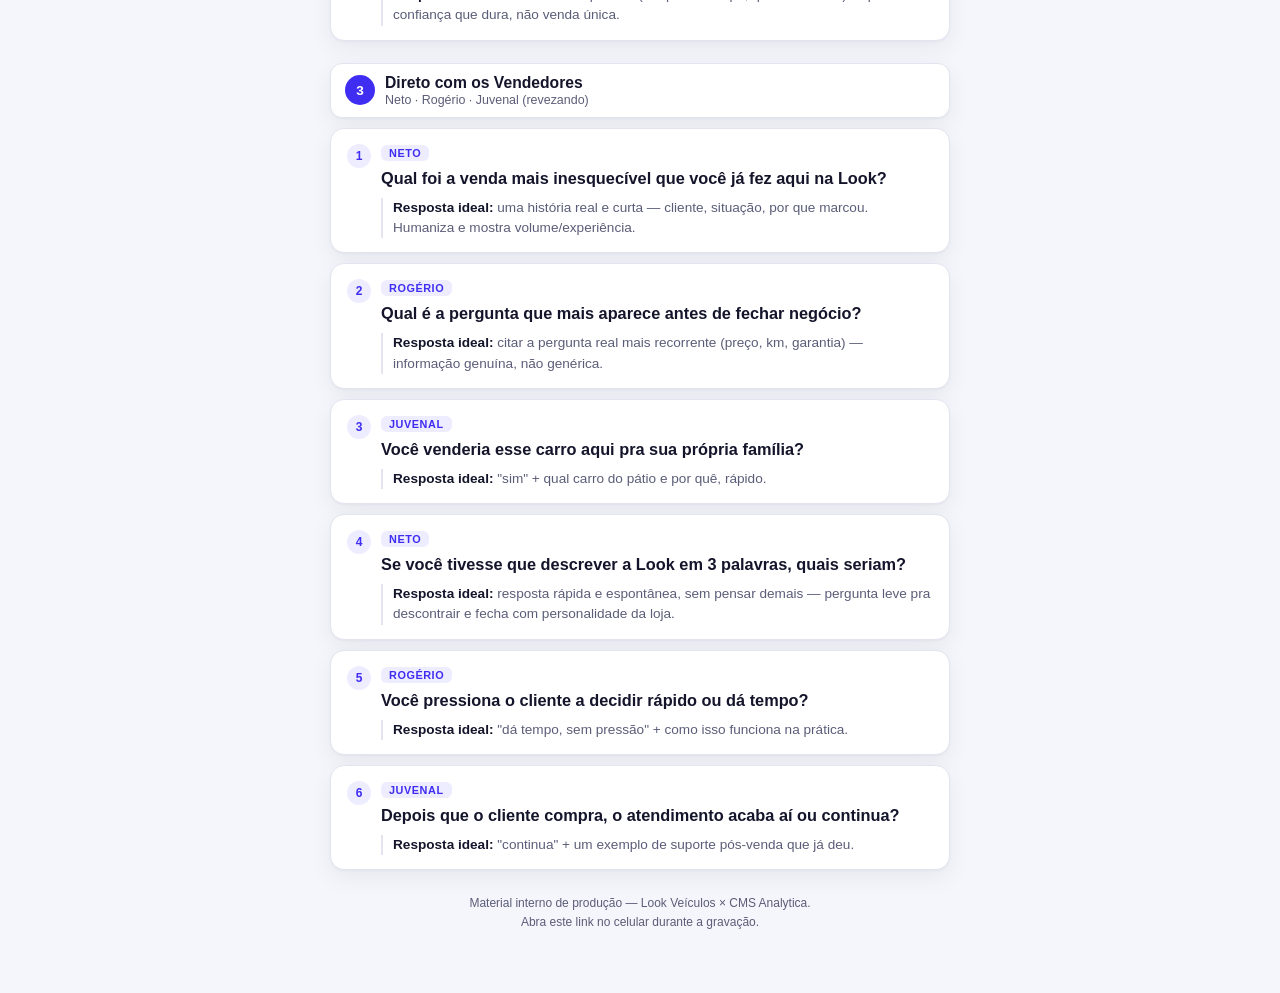
<file: roteiros/look-veiculos-direto-com-dono/index.html>
<!DOCTYPE html>
<html lang="pt-BR">
<head>
<meta charset="UTF-8">
<meta name="viewport" content="width=device-width, initial-scale=1.0">
<title>Roteiro — Direto com o Dono (Look Veículos)</title>
<meta name="robots" content="noindex, nofollow">
<style>
  :root{
    --bg:#f5f6fb; --card:#ffffff; --text:#14152b; --muted:#5b5d78;
    --border:#e3e4f0; --accent:#3F2DF2; --accent2:#292AFF;
    --tag-bg:#eeecff; --tag-text:#3F2DF2;
    --shadow: 0 1px 2px rgba(20,21,43,.04), 0 8px 24px rgba(20,21,43,.06);
  }
  @media (prefers-color-scheme: dark){
    :root{
      --bg:#0e0f1a; --card:#161826; --text:#f0f0f7; --muted:#9698b8;
      --border:#272a40; --accent:#8b7dff; --accent2:#6f5dff;
      --tag-bg:#241f47; --tag-text:#b7acff;
      --shadow: 0 1px 2px rgba(0,0,0,.3), 0 8px 24px rgba(0,0,0,.35);
    }
  }
  *{box-sizing:border-box; -webkit-tap-highlight-color:transparent;}
  body{
    margin:0; background:var(--bg); color:var(--text);
    font-family: -apple-system, BlinkMacSystemFont, "Segoe UI", Roboto, Helvetica, Arial, sans-serif;
    padding: 18px 14px 60px;
  }
  .wrap{ max-width: 620px; margin: 0 auto; }
  header{ margin-bottom: 18px; }
  .brand{ font-size:.72rem; font-weight:700; letter-spacing:.08em; text-transform:uppercase; color:var(--accent); margin-bottom:6px; }
  h1{ font-size: 1.3rem; margin: 0 0 6px; letter-spacing:-0.01em; line-height:1.25; }
  .sub{ color: var(--muted); font-size: .9rem; line-height:1.45; }

  .format-note{
    background: linear-gradient(135deg, var(--accent), var(--accent2));
    color:#fff; border-radius:14px; padding:14px 16px; margin:16px 0 20px;
    font-size:.85rem; line-height:1.5;
  }
  .format-note b{ display:block; font-size:.72rem; text-transform:uppercase; letter-spacing:.06em; opacity:.85; margin-bottom:4px; }

  .video-block{ margin-bottom: 22px; }
  .video-head{
    display:flex; align-items:center; gap:10px; margin-bottom:10px;
    padding: 10px 14px; background:var(--card); border:1px solid var(--border);
    border-radius: 12px; box-shadow: var(--shadow);
  }
  .video-num{
    flex:none; width:30px; height:30px; border-radius:50%; background:var(--accent);
    color:#fff; font-weight:700; font-size:.85rem; display:flex; align-items:center; justify-content:center;
  }
  .video-title{ font-weight:700; font-size:.98rem; }
  .video-people{ color:var(--muted); font-size:.78rem; margin-top:1px; }

  .card{
    background: var(--card); border:1px solid var(--border); border-radius: 14px;
    padding: 14px 16px; margin-bottom: 10px; box-shadow: var(--shadow);
  }
  .qrow{ display:flex; gap:10px; align-items:flex-start; }
  .qnum{
    flex:none; width:24px; height:24px; border-radius:50%; background:var(--tag-bg);
    color:var(--tag-text); font-weight:700; font-size:.75rem; display:flex; align-items:center; justify-content:center; margin-top:1px;
  }
  .qbody{ flex:1; min-width:0; }
  .quem{
    display:inline-block; font-size:.68rem; font-weight:700; text-transform:uppercase;
    letter-spacing:.05em; color:var(--tag-text); background:var(--tag-bg);
    padding:2px 8px; border-radius:6px; margin-bottom:6px;
  }
  .pergunta{ font-size:1.02rem; font-weight:600; line-height:1.4; margin-bottom:8px; }
  .resposta{
    font-size:.85rem; color:var(--muted); line-height:1.5;
    border-left:2px solid var(--border); padding-left:10px;
  }
  .resposta b{ color:var(--text); font-weight:600; }

  footer{ text-align:center; color:var(--muted); font-size:.75rem; margin-top:24px; line-height:1.6; }
</style>
</head>
<body>
<div class="wrap">
  <header>
    <div class="brand">Look Veículos · CMS Analytica</div>
    <h1>Direto com o Dono — Roteiro de Gravação</h1>
    <div class="sub">3 vídeos, mesmo formato: plano fixo, pátio ao fundo, pergunta direta e resposta pontual (até 1 minuto por vídeo).</div>
  </header>

  <div class="format-note">
    <b>Como gravar</b>
    Câmera parada, entrevistado(s) parado(s) com o pátio ao fundo. Corte seco pergunta → resposta, sem introdução nem fechamento. Resposta em 1 frase, direto ao ponto — se enrolar, corta na edição e fica só a resposta final. Legenda da pergunta na tela por 1-2s antes da resposta.
  </div>

  <!-- VÍDEO 1 -->
  <div class="video-block">
    <div class="video-head">
      <div class="video-num">1</div>
      <div>
        <div class="video-title">Direto com o Dono — Parte 1</div>
        <div class="video-people">Junior</div>
      </div>
    </div>

    <div class="card"><div class="qrow"><div class="qnum">1</div><div class="qbody">
      <div class="pergunta">Quantas etapas um carro passa até ficar pronto pra venda aqui na Look?</div>
      <div class="resposta"><b>Resposta ideal:</b> cita o processo real (revisão mecânica, limpeza/estética, documentação, precificação) — mostra rigor sem soar como desculpa, é orgulho do processo.</div>
    </div></div></div>

    <div class="card"><div class="qrow"><div class="qnum">2</div><div class="qbody">
      <div class="pergunta">Tem algum carro no pátio que já virou "queridinho" da equipe e ninguém quer ver sair?</div>
      <div class="resposta"><b>Resposta ideal:</b> resposta espontânea e leve, com nome do carro/motivo — pergunta pra descontrair, não precisa ensaiar.</div>
    </div></div></div>

    <div class="card"><div class="qrow"><div class="qnum">3</div><div class="qbody">
      <div class="pergunta">Quem já foi negado em financiamento em outro lugar consegue aqui?</div>
      <div class="resposta"><b>Resposta ideal:</b> cita que trabalham com vários bancos/financeiras e já aprovaram gente que achava que não conseguiria.</div>
    </div></div></div>

    <div class="card"><div class="qrow"><div class="qnum">4</div><div class="qbody">
      <div class="pergunta">Vocês aceitam o carro velho do cliente como parte do pagamento?</div>
      <div class="resposta"><b>Resposta ideal:</b> sim + como funciona a avaliação (rápida, na hora, sem enrolação).</div>
    </div></div></div>

    <div class="card"><div class="qrow"><div class="qnum">5</div><div class="qbody">
      <div class="pergunta">Por que comprar aqui e não numa concessionária grande?</div>
      <div class="resposta"><b>Resposta ideal:</b> atendimento pessoal, fala direto com o dono, preço mais flexível de negociar.</div>
    </div></div></div>
  </div>

  <!-- VÍDEO 2 -->
  <div class="video-block">
    <div class="video-head">
      <div class="video-num">2</div>
      <div>
        <div class="video-title">Direto com o Dono — Parte 2</div>
        <div class="video-people">Junior</div>
      </div>
    </div>

    <div class="card"><div class="qrow"><div class="qnum">1</div><div class="qbody">
      <div class="pergunta">O que exatamente vocês checam num carro antes de colocar o preço nele?</div>
      <div class="resposta"><b>Resposta ideal:</b> lista real e específica (óleo, freio, pneu, elétrica, itens de segurança) — reforça que é processo padrão pra todo carro, não exceção.</div>
    </div></div></div>

    <div class="card"><div class="qrow"><div class="qnum">2</div><div class="qbody">
      <div class="pergunta">Qual é o erro mais comum que cliente comete ao comprar carro usado?</div>
      <div class="resposta"><b>Resposta ideal:</b> algo real e específico (decidir só pelo preço, não testar, não perguntar histórico).</div>
    </div></div></div>

    <div class="card"><div class="qrow"><div class="qnum">3</div><div class="qbody">
      <div class="pergunta">Precisa de quanto de entrada pra financiar, em média?</div>
      <div class="resposta"><b>Resposta ideal:</b> um número/faixa aproximada — objeção prática, responder com dado real ajuda mais que "depende".</div>
    </div></div></div>

    <div class="card"><div class="qrow"><div class="qnum">4</div><div class="qbody">
      <div class="pergunta">O que você faz diferente de loja grande que faz cliente voltar?</div>
      <div class="resposta"><b>Resposta ideal:</b> algo pessoal — conhece o cliente pelo nome, resolve problema rápido, não é só número.</div>
    </div></div></div>

    <div class="card"><div class="qrow"><div class="qnum">5</div><div class="qbody">
      <div class="pergunta">Tem cliente que já comprou mais de um carro aqui com vocês, ao longo dos anos?</div>
      <div class="resposta"><b>Resposta ideal:</b> sim + um exemplo real (há quanto tempo, quantos carros) — prova de confiança que dura, não venda única.</div>
    </div></div></div>
  </div>

  <!-- VÍDEO 3 -->
  <div class="video-block">
    <div class="video-head">
      <div class="video-num">3</div>
      <div>
        <div class="video-title">Direto com os Vendedores</div>
        <div class="video-people">Neto · Rogério · Juvenal (revezando)</div>
      </div>
    </div>

    <div class="card"><div class="qrow"><div class="qnum">1</div><div class="qbody">
      <span class="quem">Neto</span>
      <div class="pergunta">Qual foi a venda mais inesquecível que você já fez aqui na Look?</div>
      <div class="resposta"><b>Resposta ideal:</b> uma história real e curta — cliente, situação, por que marcou. Humaniza e mostra volume/experiência.</div>
    </div></div></div>

    <div class="card"><div class="qrow"><div class="qnum">2</div><div class="qbody">
      <span class="quem">Rogério</span>
      <div class="pergunta">Qual é a pergunta que mais aparece antes de fechar negócio?</div>
      <div class="resposta"><b>Resposta ideal:</b> citar a pergunta real mais recorrente (preço, km, garantia) — informação genuína, não genérica.</div>
    </div></div></div>

    <div class="card"><div class="qrow"><div class="qnum">3</div><div class="qbody">
      <span class="quem">Juvenal</span>
      <div class="pergunta">Você venderia esse carro aqui pra sua própria família?</div>
      <div class="resposta"><b>Resposta ideal:</b> "sim" + qual carro do pátio e por quê, rápido.</div>
    </div></div></div>

    <div class="card"><div class="qrow"><div class="qnum">4</div><div class="qbody">
      <span class="quem">Neto</span>
      <div class="pergunta">Se você tivesse que descrever a Look em 3 palavras, quais seriam?</div>
      <div class="resposta"><b>Resposta ideal:</b> resposta rápida e espontânea, sem pensar demais — pergunta leve pra descontrair e fecha com personalidade da loja.</div>
    </div></div></div>

    <div class="card"><div class="qrow"><div class="qnum">5</div><div class="qbody">
      <span class="quem">Rogério</span>
      <div class="pergunta">Você pressiona o cliente a decidir rápido ou dá tempo?</div>
      <div class="resposta"><b>Resposta ideal:</b> "dá tempo, sem pressão" + como isso funciona na prática.</div>
    </div></div></div>

    <div class="card"><div class="qrow"><div class="qnum">6</div><div class="qbody">
      <span class="quem">Juvenal</span>
      <div class="pergunta">Depois que o cliente compra, o atendimento acaba aí ou continua?</div>
      <div class="resposta"><b>Resposta ideal:</b> "continua" + um exemplo de suporte pós-venda que já deu.</div>
    </div></div></div>
  </div>

  <footer>
    Material interno de produção — Look Veículos × CMS Analytica.<br>
    Abra este link no celular durante a gravação.
  </footer>
</div>
</body>
</html>
</file>
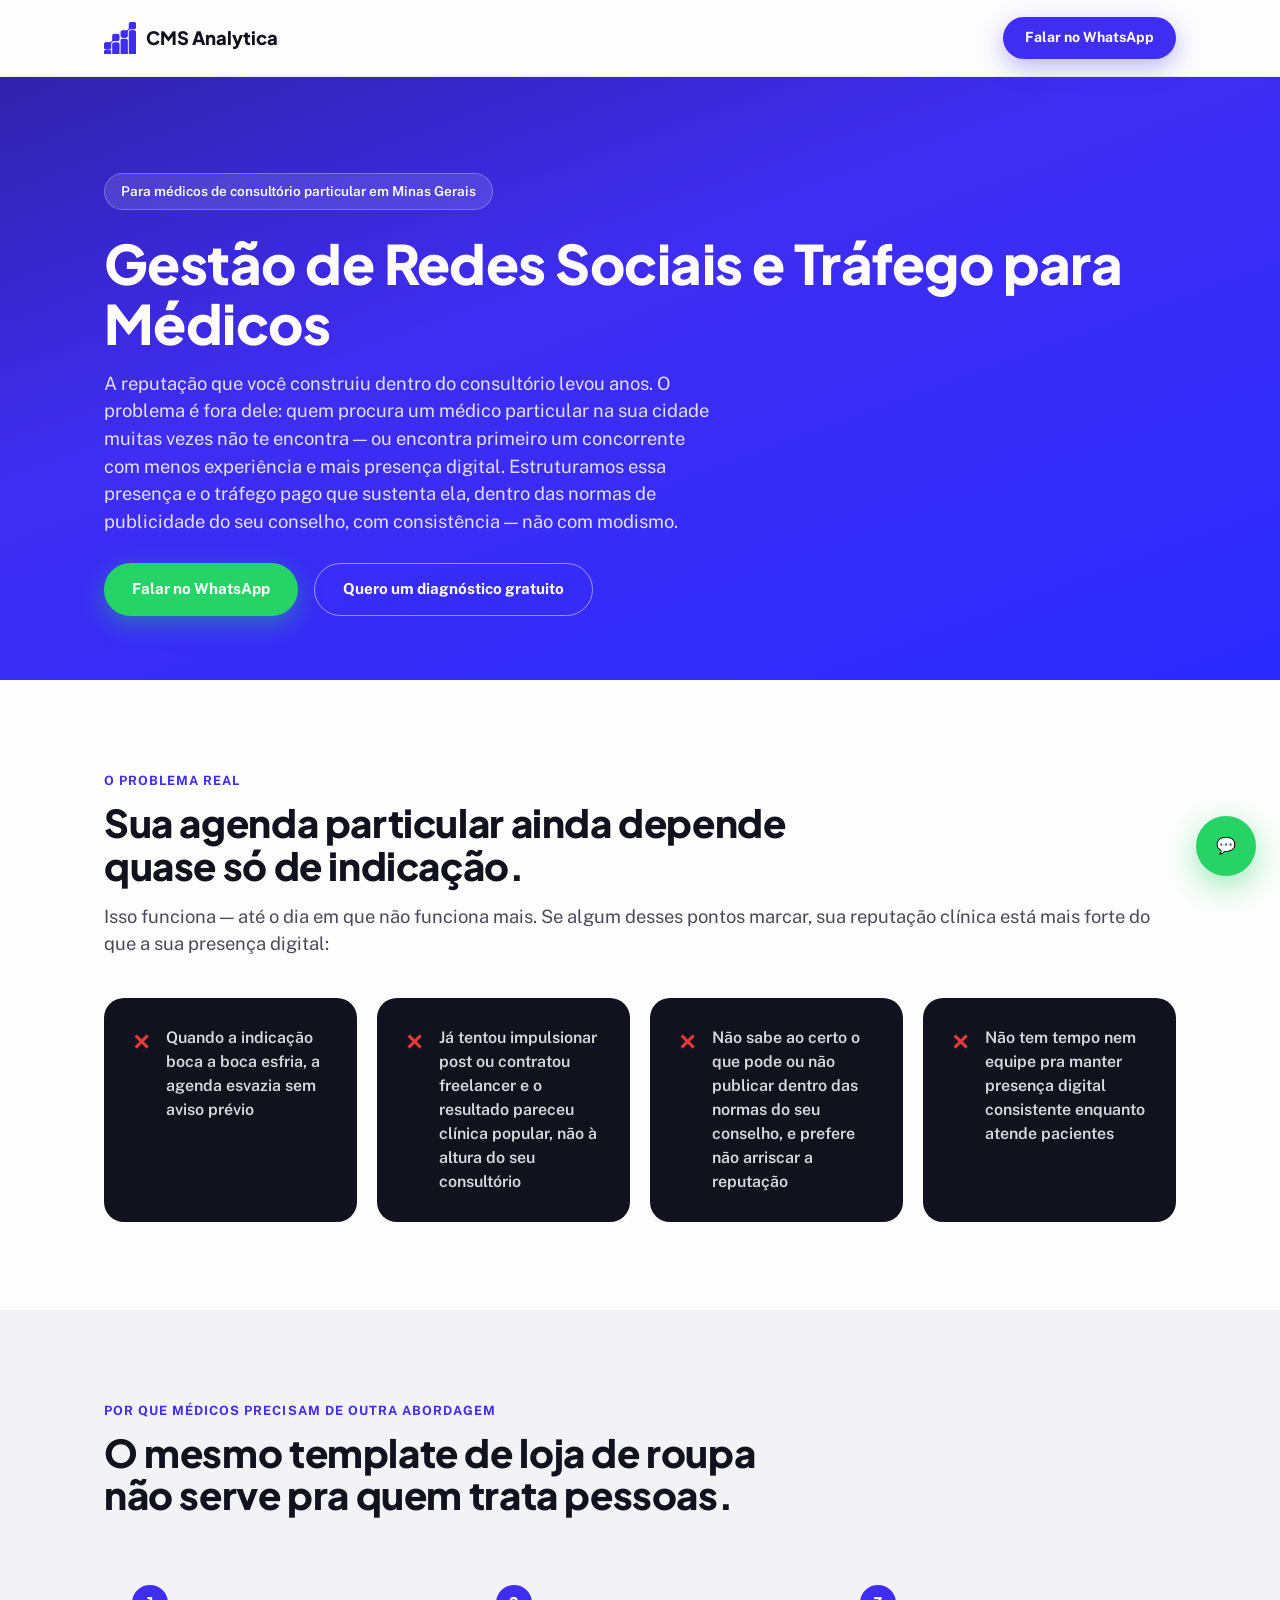
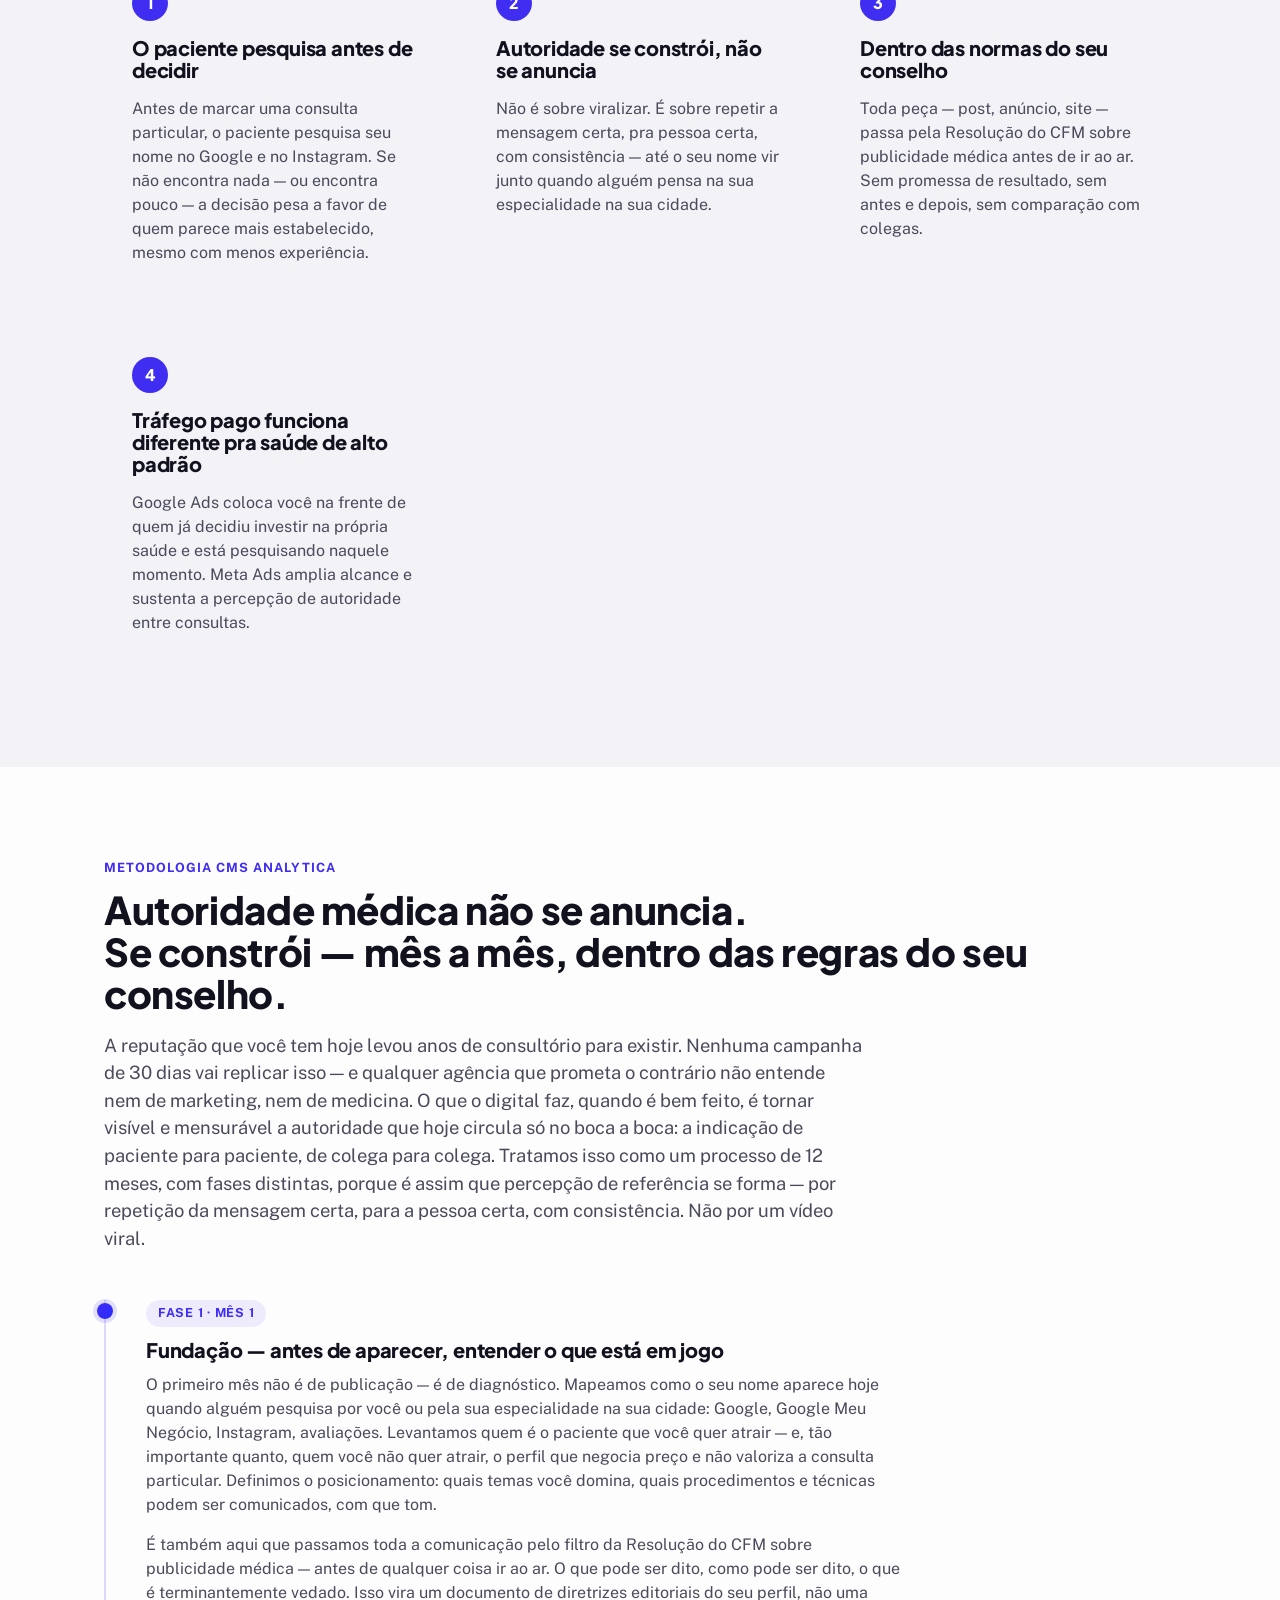
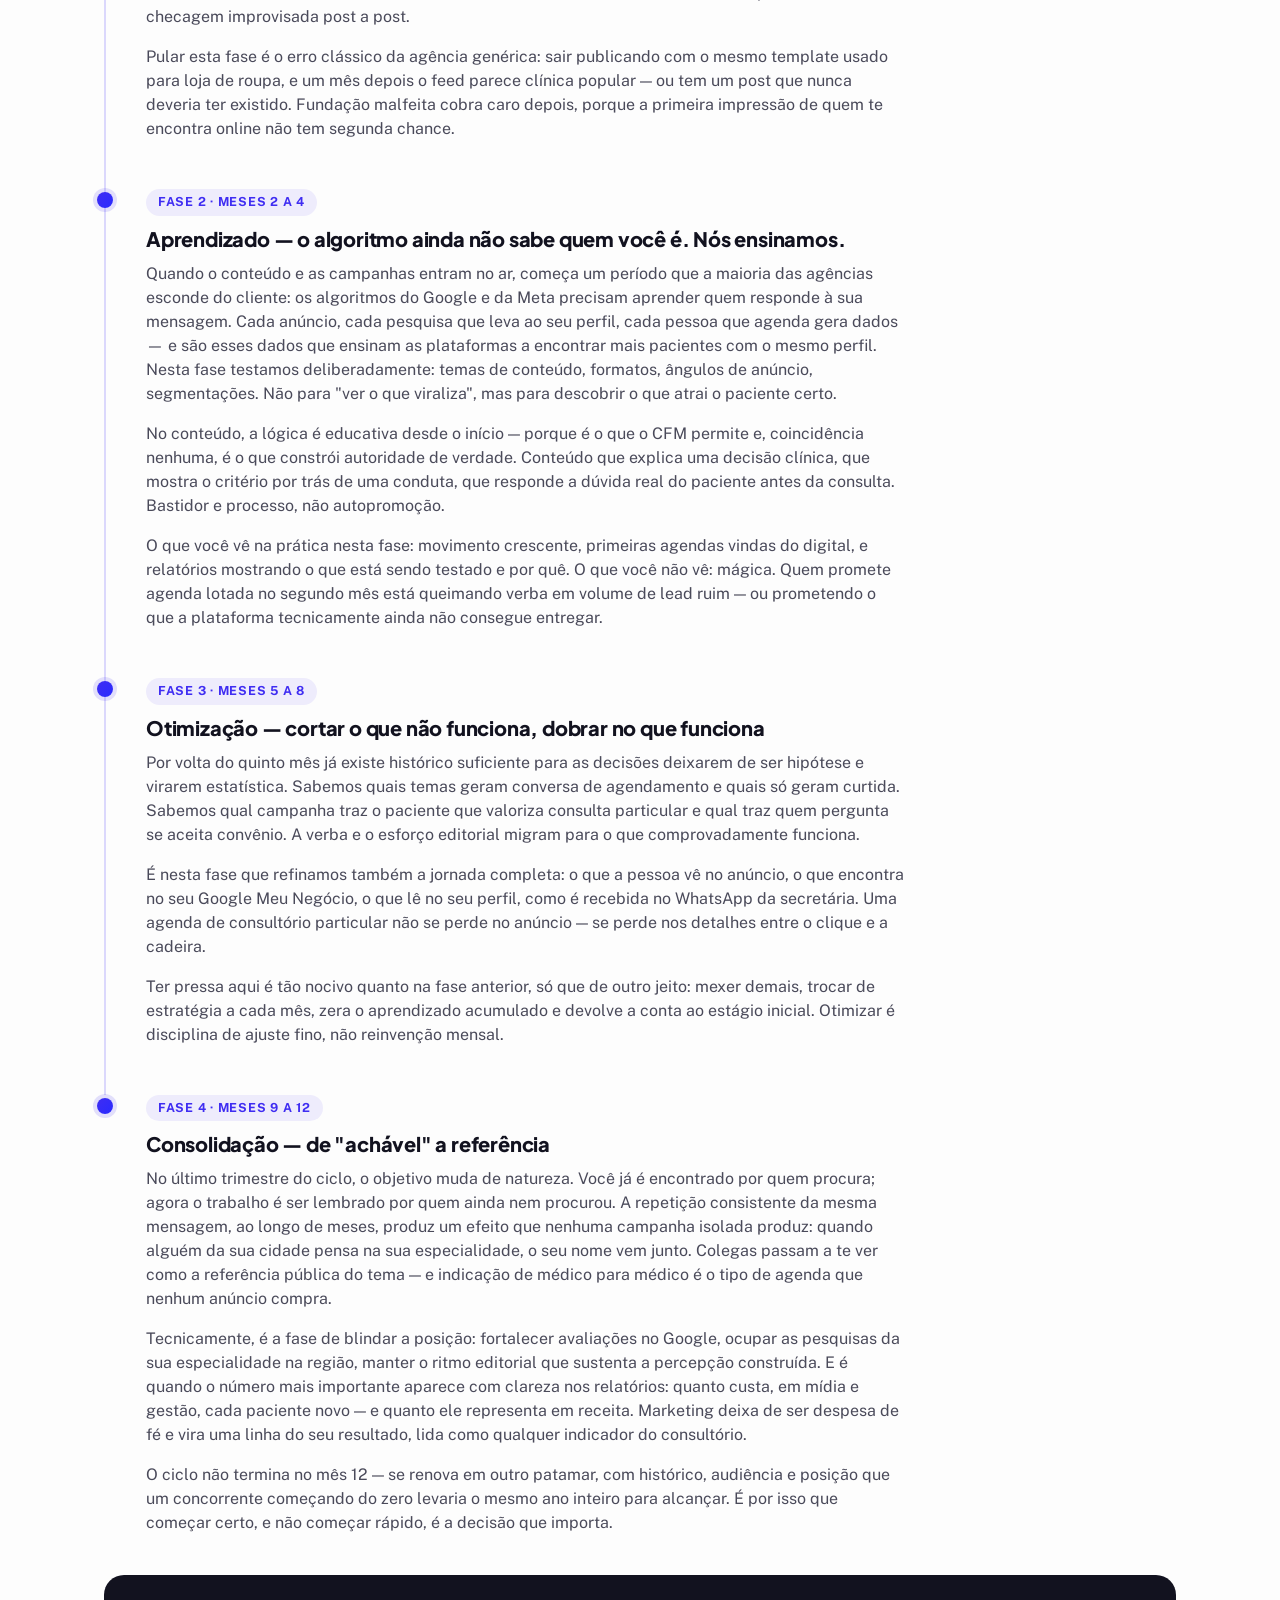
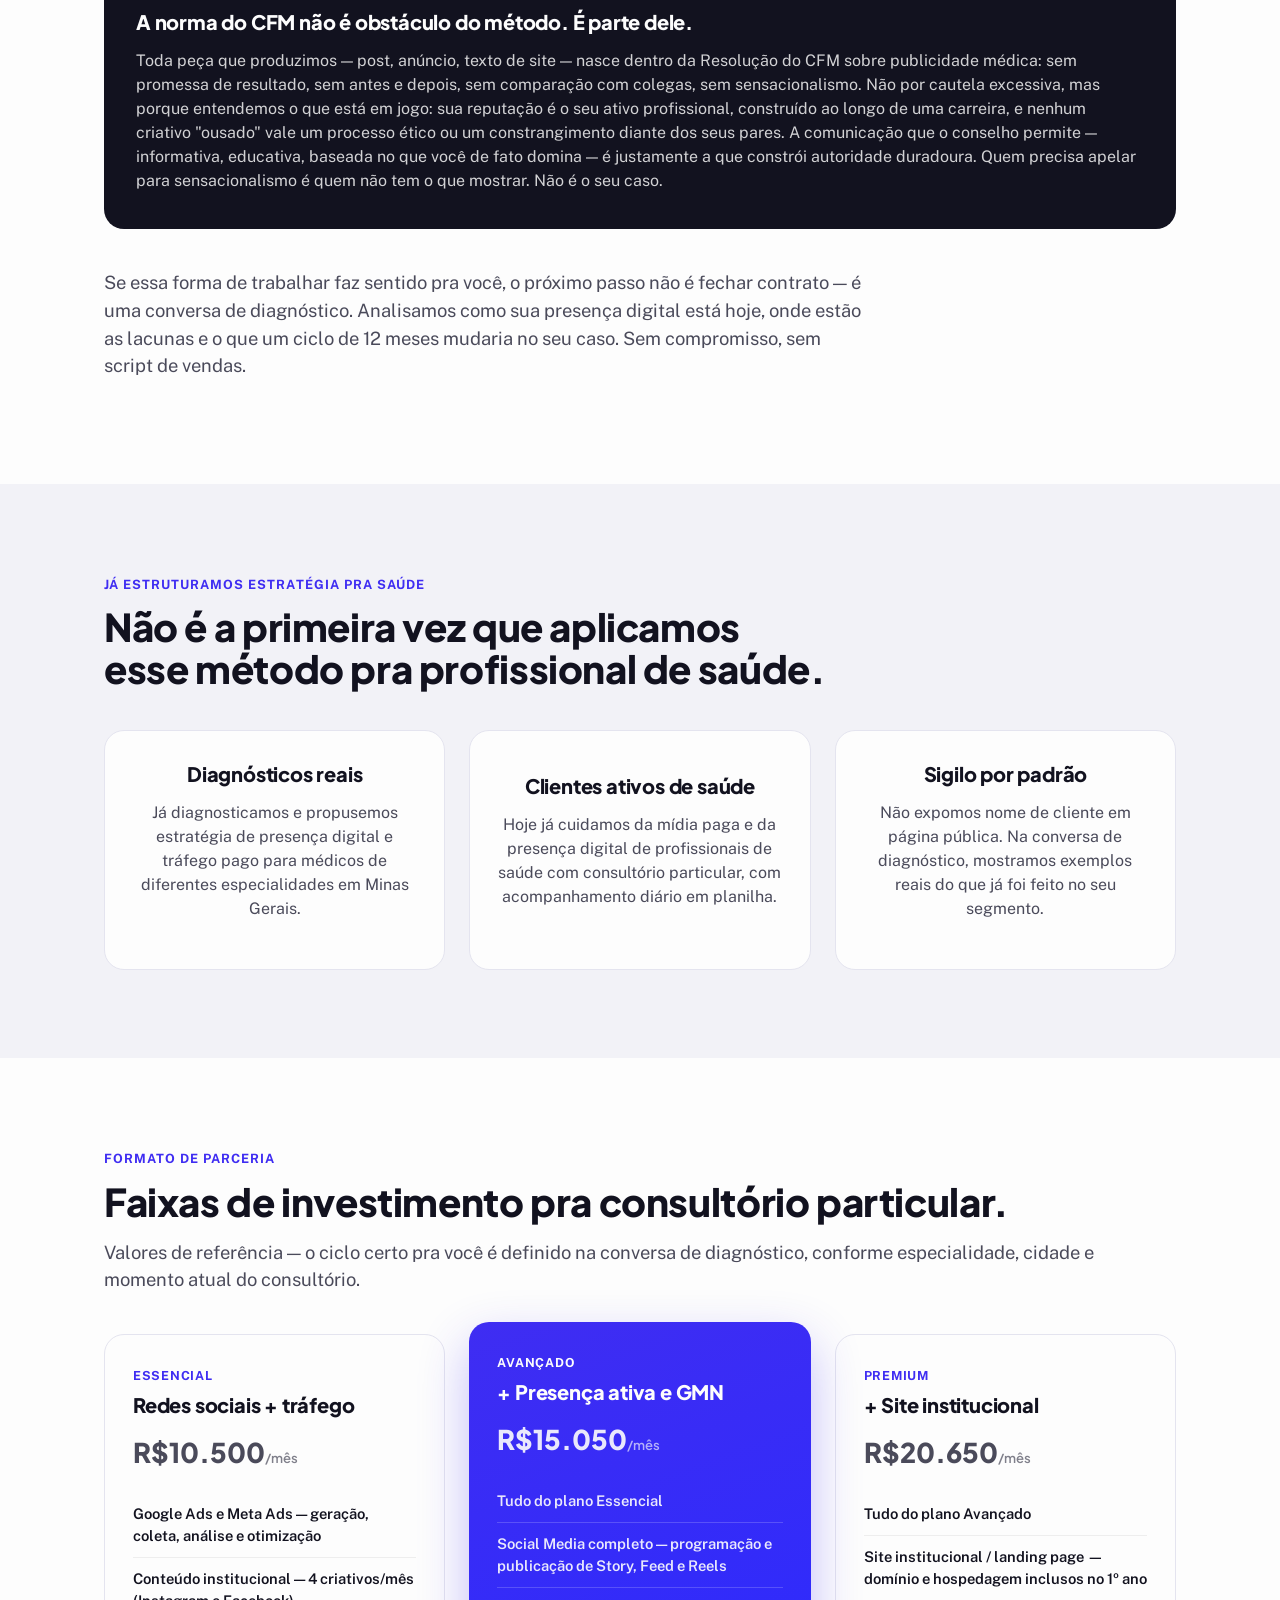
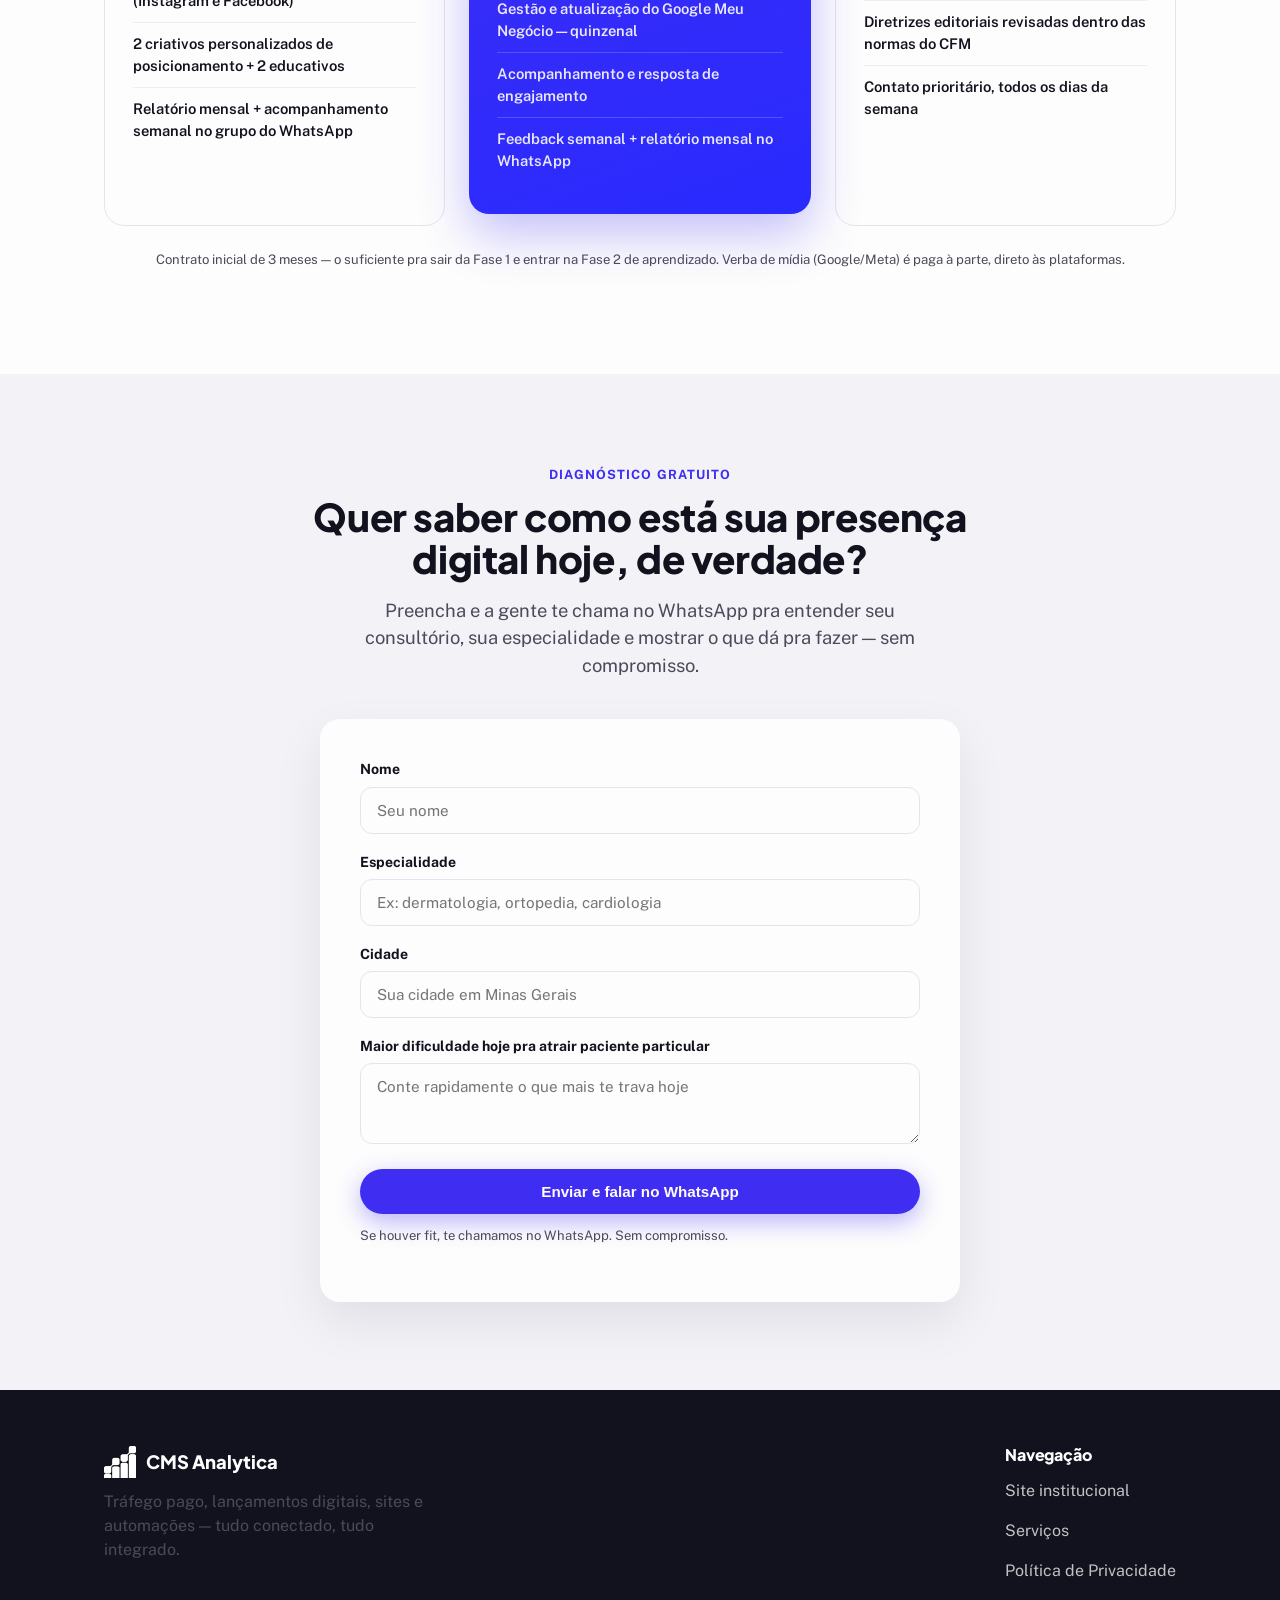
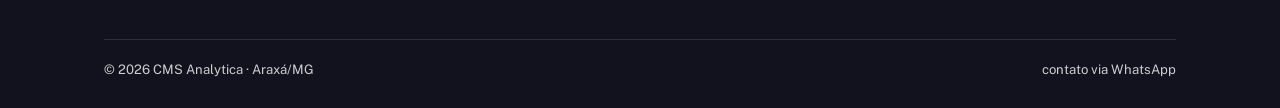
<file: medicos.html>
<!DOCTYPE html>
<html lang="pt-BR">
<head>
<meta charset="UTF-8">
<meta name="viewport" content="width=device-width, initial-scale=1.0">
<title>Gestão de Redes Sociais e Tráfego para Médicos — CMS Analytica</title>
<meta name="description" content="Gestão de redes sociais e tráfego pago para médicos de consultório particular em Minas Gerais. Metodologia em fases, dentro das normas de publicidade do CFM.">
<link rel="stylesheet" href="assets/css/style.css">
</head>
<body>

<header class="site-header">
  <div class="container">
    <a href="index.html" class="brand">
      <img src="assets/img/logo-cms-analytica.png" alt="CMS Analytica">
      CMS Analytica
    </a>
    <a href="https://wa.me/5541999045684?text=Ol%C3%A1%21%20Sou%20m%C3%A9dico%28a%29%20e%20quero%20saber%20mais%20sobre%20gest%C3%A3o%20de%20redes%20sociais%20e%20tr%C3%A1fego%20para%20o%20meu%20consult%C3%B3rio%20particular." target="_blank" rel="noopener" class="btn btn-primary btn-header">Falar no WhatsApp</a>
  </div>
</header>

<section class="hero">
  <div class="container">
    <span class="hero-badge">Para médicos de consultório particular em Minas Gerais</span>
    <h1>Gestão de Redes Sociais e Tráfego para Médicos</h1>
    <p class="lead">A reputação que você construiu dentro do consultório levou anos. O problema é fora dele: quem procura um médico particular na sua cidade muitas vezes não te encontra — ou encontra primeiro um concorrente com menos experiência e mais presença digital. Estruturamos essa presença e o tráfego pago que sustenta ela, dentro das normas de publicidade do seu conselho, com consistência — não com modismo.</p>
    <div class="hero-actions">
      <a href="https://wa.me/5541999045684?text=Ol%C3%A1%21%20Sou%20m%C3%A9dico%28a%29%20e%20quero%20saber%20mais%20sobre%20gest%C3%A3o%20de%20redes%20sociais%20e%20tr%C3%A1fego%20para%20o%20meu%20consult%C3%B3rio%20particular." target="_blank" rel="noopener" class="btn btn-primary btn-whatsapp">Falar no WhatsApp</a>
      <a href="#diagnostico-medicos" class="btn btn-outline" style="border-color:rgba(253,253,253,0.5); color:#FDFDFD;">Quero um diagnóstico gratuito</a>
    </div>
  </div>
</section>

<section id="problema">
  <div class="container">
    <span class="section-eyebrow">O problema real</span>
    <h2>Sua agenda particular ainda depende<br>quase só de indicação.</h2>
    <p class="lead">Isso funciona — até o dia em que não funciona mais. Se algum desses pontos marcar, sua reputação clínica está mais forte do que a sua presença digital:</p>
    <div class="problem-grid">
      <div class="problem-card"><span class="x-mark">✕</span><p>Quando a indicação boca a boca esfria, a agenda esvazia sem aviso prévio</p></div>
      <div class="problem-card"><span class="x-mark">✕</span><p>Já tentou impulsionar post ou contratou freelancer e o resultado pareceu clínica popular, não à altura do seu consultório</p></div>
      <div class="problem-card"><span class="x-mark">✕</span><p>Não sabe ao certo o que pode ou não publicar dentro das normas do seu conselho, e prefere não arriscar a reputação</p></div>
      <div class="problem-card"><span class="x-mark">✕</span><p>Não tem tempo nem equipe pra manter presença digital consistente enquanto atende pacientes</p></div>
    </div>
  </div>
</section>

<section style="background:var(--cinza-claro);">
  <div class="container">
    <span class="section-eyebrow">Por que médicos precisam de outra abordagem</span>
    <h2>O mesmo template de loja de roupa<br>não serve pra quem trata pessoas.</h2>
    <div class="example-grid">
      <div class="example-card">
        <span class="num">1</span>
        <h3>O paciente pesquisa antes de decidir</h3>
        <p>Antes de marcar uma consulta particular, o paciente pesquisa seu nome no Google e no Instagram. Se não encontra nada — ou encontra pouco — a decisão pesa a favor de quem parece mais estabelecido, mesmo com menos experiência.</p>
      </div>
      <div class="example-card">
        <span class="num">2</span>
        <h3>Autoridade se constrói, não se anuncia</h3>
        <p>Não é sobre viralizar. É sobre repetir a mensagem certa, pra pessoa certa, com consistência — até o seu nome vir junto quando alguém pensa na sua especialidade na sua cidade.</p>
      </div>
      <div class="example-card">
        <span class="num">3</span>
        <h3>Dentro das normas do seu conselho</h3>
        <p>Toda peça — post, anúncio, site — passa pela Resolução do CFM sobre publicidade médica antes de ir ao ar. Sem promessa de resultado, sem antes e depois, sem comparação com colegas.</p>
      </div>
      <div class="example-card">
        <span class="num">4</span>
        <h3>Tráfego pago funciona diferente pra saúde de alto padrão</h3>
        <p>Google Ads coloca você na frente de quem já decidiu investir na própria saúde e está pesquisando naquele momento. Meta Ads amplia alcance e sustenta a percepção de autoridade entre consultas.</p>
      </div>
    </div>
  </div>
</section>

<section id="metodologia">
  <div class="container">
    <span class="section-eyebrow">Metodologia CMS Analytica</span>
    <h2>Autoridade médica não se anuncia.<br>Se constrói — mês a mês, dentro das regras do seu conselho.</h2>
    <p class="lead" style="max-width:760px;">A reputação que você tem hoje levou anos de consultório para existir. Nenhuma campanha de 30 dias vai replicar isso — e qualquer agência que prometa o contrário não entende nem de marketing, nem de medicina. O que o digital faz, quando é bem feito, é tornar visível e mensurável a autoridade que hoje circula só no boca a boca: a indicação de paciente para paciente, de colega para colega. Tratamos isso como um processo de 12 meses, com fases distintas, porque é assim que percepção de referência se forma — por repetição da mensagem certa, para a pessoa certa, com consistência. Não por um vídeo viral.</p>

    <div class="timeline-metodologia">
      <div class="timeline-fase">
        <span class="timeline-fase-meses">Fase 1 · Mês 1</span>
        <h3>Fundação — antes de aparecer, entender o que está em jogo</h3>
        <p>O primeiro mês não é de publicação — é de diagnóstico. Mapeamos como o seu nome aparece hoje quando alguém pesquisa por você ou pela sua especialidade na sua cidade: Google, Google Meu Negócio, Instagram, avaliações. Levantamos quem é o paciente que você quer atrair — e, tão importante quanto, quem você não quer atrair, o perfil que negocia preço e não valoriza a consulta particular. Definimos o posicionamento: quais temas você domina, quais procedimentos e técnicas podem ser comunicados, com que tom.</p>
        <p>É também aqui que passamos toda a comunicação pelo filtro da Resolução do CFM sobre publicidade médica — antes de qualquer coisa ir ao ar. O que pode ser dito, como pode ser dito, o que é terminantemente vedado. Isso vira um documento de diretrizes editoriais do seu perfil, não uma checagem improvisada post a post.</p>
        <p>Pular esta fase é o erro clássico da agência genérica: sair publicando com o mesmo template usado para loja de roupa, e um mês depois o feed parece clínica popular — ou tem um post que nunca deveria ter existido. Fundação malfeita cobra caro depois, porque a primeira impressão de quem te encontra online não tem segunda chance.</p>
      </div>

      <div class="timeline-fase">
        <span class="timeline-fase-meses">Fase 2 · Meses 2 a 4</span>
        <h3>Aprendizado — o algoritmo ainda não sabe quem você é. Nós ensinamos.</h3>
        <p>Quando o conteúdo e as campanhas entram no ar, começa um período que a maioria das agências esconde do cliente: os algoritmos do Google e da Meta precisam aprender quem responde à sua mensagem. Cada anúncio, cada pesquisa que leva ao seu perfil, cada pessoa que agenda gera dados — e são esses dados que ensinam as plataformas a encontrar mais pacientes com o mesmo perfil. Nesta fase testamos deliberadamente: temas de conteúdo, formatos, ângulos de anúncio, segmentações. Não para "ver o que viraliza", mas para descobrir o que atrai o paciente certo.</p>
        <p>No conteúdo, a lógica é educativa desde o início — porque é o que o CFM permite e, coincidência nenhuma, é o que constrói autoridade de verdade. Conteúdo que explica uma decisão clínica, que mostra o critério por trás de uma conduta, que responde a dúvida real do paciente antes da consulta. Bastidor e processo, não autopromoção.</p>
        <p>O que você vê na prática nesta fase: movimento crescente, primeiras agendas vindas do digital, e relatórios mostrando o que está sendo testado e por quê. O que você não vê: mágica. Quem promete agenda lotada no segundo mês está queimando verba em volume de lead ruim — ou prometendo o que a plataforma tecnicamente ainda não consegue entregar.</p>
      </div>

      <div class="timeline-fase">
        <span class="timeline-fase-meses">Fase 3 · Meses 5 a 8</span>
        <h3>Otimização — cortar o que não funciona, dobrar no que funciona</h3>
        <p>Por volta do quinto mês já existe histórico suficiente para as decisões deixarem de ser hipótese e virarem estatística. Sabemos quais temas geram conversa de agendamento e quais só geram curtida. Sabemos qual campanha traz o paciente que valoriza consulta particular e qual traz quem pergunta se aceita convênio. A verba e o esforço editorial migram para o que comprovadamente funciona.</p>
        <p>É nesta fase que refinamos também a jornada completa: o que a pessoa vê no anúncio, o que encontra no seu Google Meu Negócio, o que lê no seu perfil, como é recebida no WhatsApp da secretária. Uma agenda de consultório particular não se perde no anúncio — se perde nos detalhes entre o clique e a cadeira.</p>
        <p>Ter pressa aqui é tão nocivo quanto na fase anterior, só que de outro jeito: mexer demais, trocar de estratégia a cada mês, zera o aprendizado acumulado e devolve a conta ao estágio inicial. Otimizar é disciplina de ajuste fino, não reinvenção mensal.</p>
      </div>

      <div class="timeline-fase">
        <span class="timeline-fase-meses">Fase 4 · Meses 9 a 12</span>
        <h3>Consolidação — de "achável" a referência</h3>
        <p>No último trimestre do ciclo, o objetivo muda de natureza. Você já é encontrado por quem procura; agora o trabalho é ser lembrado por quem ainda nem procurou. A repetição consistente da mesma mensagem, ao longo de meses, produz um efeito que nenhuma campanha isolada produz: quando alguém da sua cidade pensa na sua especialidade, o seu nome vem junto. Colegas passam a te ver como a referência pública do tema — e indicação de médico para médico é o tipo de agenda que nenhum anúncio compra.</p>
        <p>Tecnicamente, é a fase de blindar a posição: fortalecer avaliações no Google, ocupar as pesquisas da sua especialidade na região, manter o ritmo editorial que sustenta a percepção construída. E é quando o número mais importante aparece com clareza nos relatórios: quanto custa, em mídia e gestão, cada paciente novo — e quanto ele representa em receita. Marketing deixa de ser despesa de fé e vira uma linha do seu resultado, lida como qualquer indicador do consultório.</p>
        <p>O ciclo não termina no mês 12 — se renova em outro patamar, com histórico, audiência e posição que um concorrente começando do zero levaria o mesmo ano inteiro para alcançar. É por isso que começar certo, e não começar rápido, é a decisão que importa.</p>
      </div>
    </div>

    <div class="dark-callout">
      <h3>A norma do CFM não é obstáculo do método. É parte dele.</h3>
      <p>Toda peça que produzimos — post, anúncio, texto de site — nasce dentro da Resolução do CFM sobre publicidade médica: sem promessa de resultado, sem antes e depois, sem comparação com colegas, sem sensacionalismo. Não por cautela excessiva, mas porque entendemos o que está em jogo: sua reputação é o seu ativo profissional, construído ao longo de uma carreira, e nenhum criativo "ousado" vale um processo ético ou um constrangimento diante dos seus pares. A comunicação que o conselho permite — informativa, educativa, baseada no que você de fato domina — é justamente a que constrói autoridade duradoura. Quem precisa apelar para sensacionalismo é quem não tem o que mostrar. Não é o seu caso.</p>
    </div>

    <p class="lead" style="max-width:760px; margin-top:40px;">Se essa forma de trabalhar faz sentido pra você, o próximo passo não é fechar contrato — é uma conversa de diagnóstico. Analisamos como sua presença digital está hoje, onde estão as lacunas e o que um ciclo de 12 meses mudaria no seu caso. Sem compromisso, sem script de vendas.</p>
  </div>
</section>

<section style="background:var(--cinza-claro);">
  <div class="container">
    <span class="section-eyebrow">Já estruturamos estratégia pra saúde</span>
    <h2>Não é a primeira vez que aplicamos<br>esse método pra profissional de saúde.</h2>
    <div class="trust-grid">
      <div class="tier-card center" style="align-items:center; display:flex; flex-direction:column; justify-content:center;">
        <h3>Diagnósticos reais</h3>
        <p>Já diagnosticamos e propusemos estratégia de presença digital e tráfego pago para médicos de diferentes especialidades em Minas Gerais.</p>
      </div>
      <div class="tier-card center" style="align-items:center; display:flex; flex-direction:column; justify-content:center;">
        <h3>Clientes ativos de saúde</h3>
        <p>Hoje já cuidamos da mídia paga e da presença digital de profissionais de saúde com consultório particular, com acompanhamento diário em planilha.</p>
      </div>
      <div class="tier-card center" style="align-items:center; display:flex; flex-direction:column; justify-content:center;">
        <h3>Sigilo por padrão</h3>
        <p>Não expomos nome de cliente em página pública. Na conversa de diagnóstico, mostramos exemplos reais do que já foi feito no seu segmento.</p>
      </div>
    </div>
  </div>
</section>

<section id="formatos-medicos">
  <div class="container">
    <span class="section-eyebrow">Formato de parceria</span>
    <h2>Faixas de investimento pra consultório particular.</h2>
    <p class="lead">Valores de referência — o ciclo certo pra você é definido na conversa de diagnóstico, conforme especialidade, cidade e momento atual do consultório.</p>
    <div class="tiers-grid" style="align-items: stretch;">
      <div class="tier-card">
        <span class="tier-label">Essencial</span>
        <h3>Redes sociais + tráfego</h3>
        <p class="tier-price">R$10.500<span>/mês</span></p>
        <ul>
          <li>Google Ads e Meta Ads — geração, coleta, análise e otimização</li>
          <li>Conteúdo institucional — 4 criativos/mês (Instagram e Facebook)</li>
          <li>2 criativos personalizados de posicionamento + 2 educativos</li>
          <li>Relatório mensal + acompanhamento semanal no grupo do WhatsApp</li>
        </ul>
      </div>
      <div class="tier-card featured">
        <span class="tier-label">Avançado</span>
        <h3>+ Presença ativa e GMN</h3>
        <p class="tier-price">R$15.050<span>/mês</span></p>
        <ul>
          <li>Tudo do plano Essencial</li>
          <li>Social Media completo — programação e publicação de Story, Feed e Reels</li>
          <li>Gestão e atualização do Google Meu Negócio — quinzenal</li>
          <li>Acompanhamento e resposta de engajamento</li>
          <li>Feedback semanal + relatório mensal no WhatsApp</li>
        </ul>
      </div>
      <div class="tier-card">
        <span class="tier-label">Premium</span>
        <h3>+ Site institucional</h3>
        <p class="tier-price">R$20.650<span>/mês</span></p>
        <ul>
          <li>Tudo do plano Avançado</li>
          <li>Site institucional / landing page — domínio e hospedagem inclusos no 1º ano</li>
          <li>Diretrizes editoriais revisadas dentro das normas do CFM</li>
          <li>Contato prioritário, todos os dias da semana</li>
        </ul>
      </div>
    </div>
    <p class="form-note" style="margin-top:24px; text-align:center;">Contrato inicial de 3 meses — o suficiente pra sair da Fase 1 e entrar na Fase 2 de aprendizado. Verba de mídia (Google/Meta) é paga à parte, direto às plataformas.</p>
  </div>
</section>

<section id="diagnostico-medicos" class="diagnostic-section">
  <div class="container">
    <div class="center">
      <span class="section-eyebrow">Diagnóstico gratuito</span>
      <h2>Quer saber como está sua presença<br>digital hoje, de verdade?</h2>
      <p class="lead" style="max-width:560px; margin:0 auto;">Preencha e a gente te chama no WhatsApp pra entender seu consultório, sua especialidade e mostrar o que dá pra fazer — sem compromisso.</p>
    </div>
    <div class="diagnostic-box">
      <form id="diagnostic-form-medicos" data-origem="landing-medicos">
        <div class="form-row">
          <label for="nome-medicos">Nome</label>
          <input type="text" id="nome-medicos" name="nome" placeholder="Seu nome" required>
        </div>
        <input type="hidden" name="segmento" value="Médico(a) - consultório particular">
        <div class="form-row">
          <label for="especialidade-medicos">Especialidade</label>
          <input type="text" id="especialidade-medicos" name="especialidade" placeholder="Ex: dermatologia, ortopedia, cardiologia">
        </div>
        <div class="form-row">
          <label for="cidade-medicos">Cidade</label>
          <input type="text" id="cidade-medicos" name="cidade" placeholder="Sua cidade em Minas Gerais" required>
        </div>
        <div class="form-row">
          <label for="desafio-medicos">Maior dificuldade hoje pra atrair paciente particular</label>
          <textarea id="desafio-medicos" name="desafio" rows="3" placeholder="Conte rapidamente o que mais te trava hoje"></textarea>
        </div>
        <button type="submit" class="btn btn-primary" style="width:100%;">Enviar e falar no WhatsApp</button>
        <p class="form-note">Se houver fit, te chamamos no WhatsApp. Sem compromisso.</p>
      </form>
    </div>
  </div>
</section>

<footer>
  <div class="container">
    <div class="footer-top">
      <div>
        <a href="index.html" class="brand">
          <img src="assets/img/logo-cms-analytica.png" alt="CMS Analytica" style="filter:brightness(0) invert(1);">
          CMS Analytica
        </a>
        <p style="max-width:320px; margin-top:12px;">Tráfego pago, lançamentos digitais, sites e automações — tudo conectado, tudo integrado.</p>
      </div>
      <div>
        <h3 style="color:var(--branco); font-size:1rem;">Navegação</h3>
        <p><a href="index.html">Site institucional</a></p>
        <p><a href="servicos.html">Serviços</a></p>
        <p><a href="politica-de-privacidade.html">Política de Privacidade</a></p>
      </div>
    </div>
    <div class="footer-bottom">
      <span>© 2026 CMS Analytica · Araxá/MG</span>
      <span>contato via WhatsApp</span>
    </div>
  </div>
</footer>

<a class="whatsapp-float" href="https://wa.me/5541999045684?text=Ol%C3%A1%21%20Sou%20m%C3%A9dico%28a%29%20e%20quero%20saber%20mais%20sobre%20gest%C3%A3o%20de%20redes%20sociais%20e%20tr%C3%A1fego%20para%20o%20meu%20consult%C3%B3rio%20particular." target="_blank" rel="noopener" aria-label="Falar no WhatsApp">💬</a>

<script src="assets/js/main.js"></script>
<script>
  document.addEventListener("DOMContentLoaded", function () {
    initDiagnosticForm("diagnostic-form-medicos");
  });
</script>
</body>
</html>
</file>
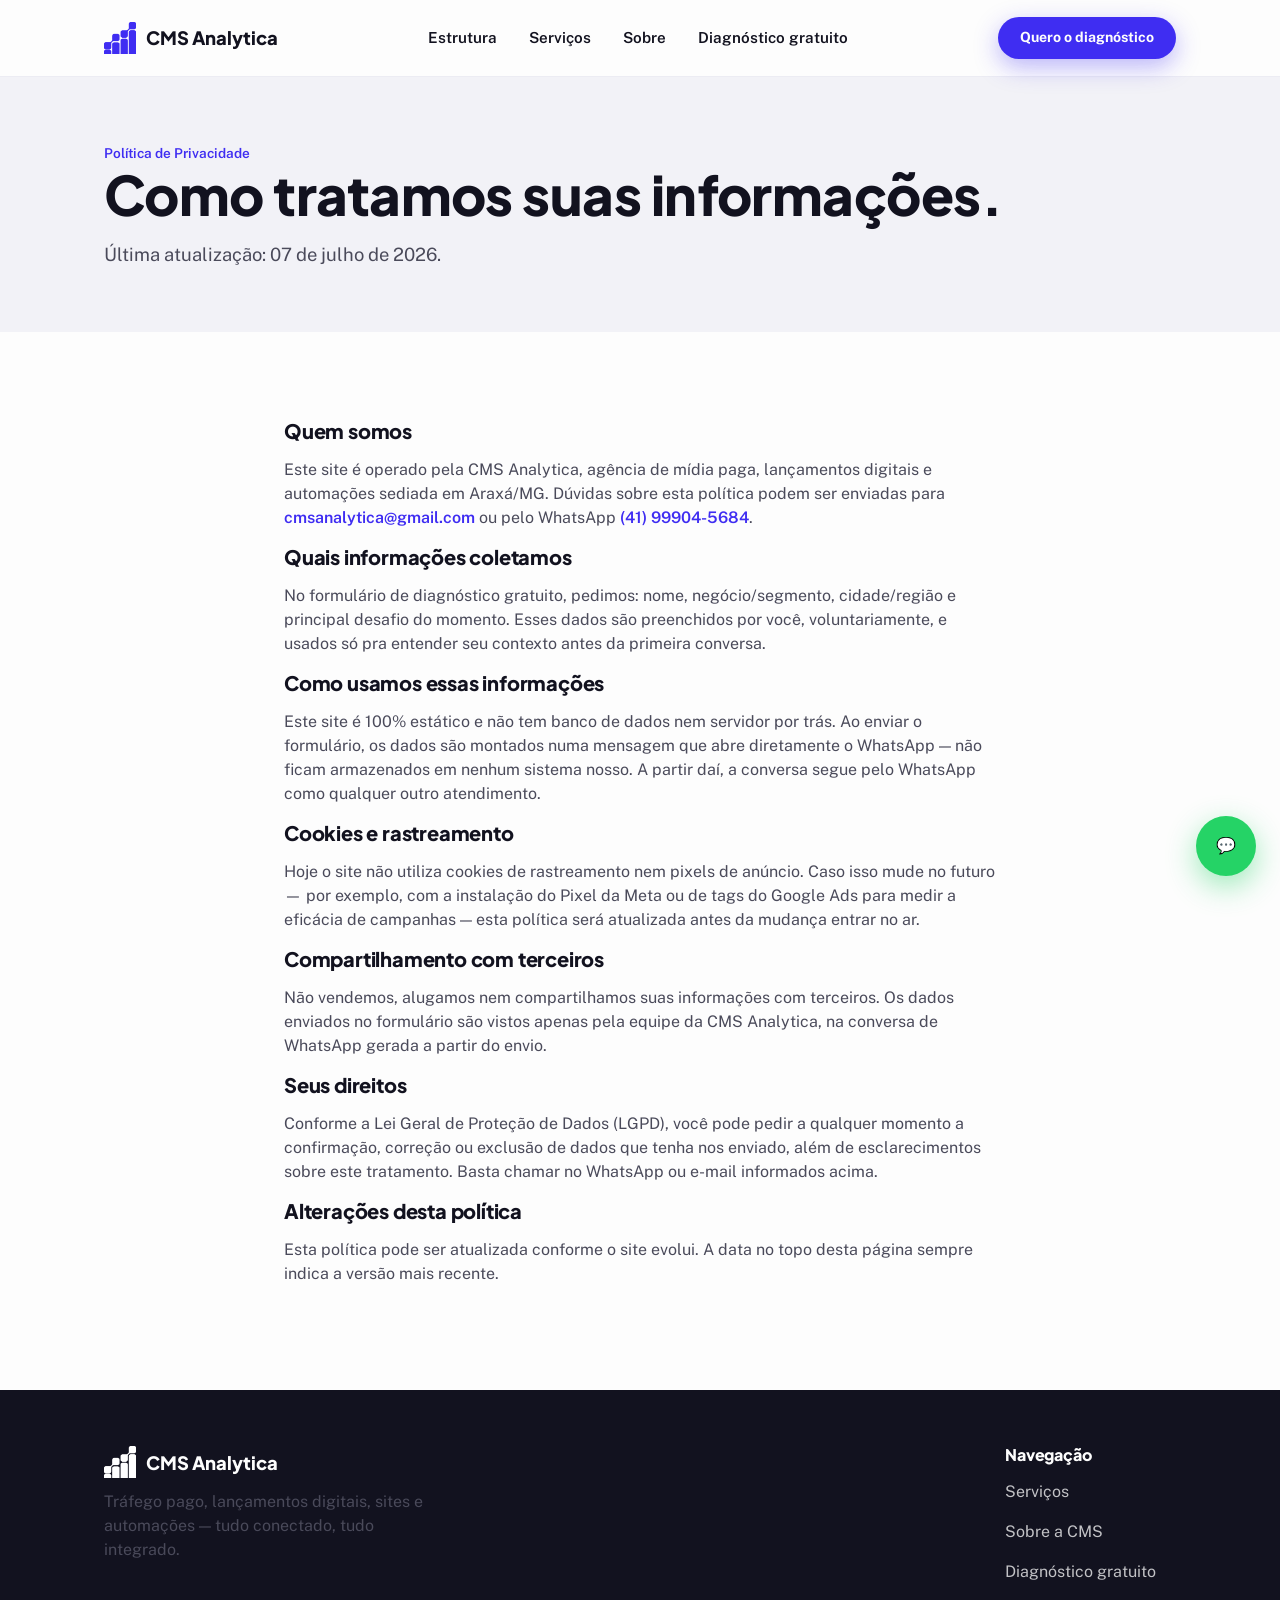
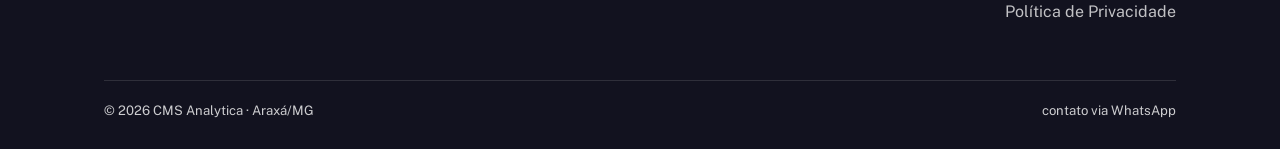
<file: politica-de-privacidade.html>
<!DOCTYPE html>
<html lang="pt-BR">
<head>
<meta charset="UTF-8">
<meta name="viewport" content="width=device-width, initial-scale=1.0">
<title>Política de Privacidade — CMS Analytica</title>
<meta name="description" content="Como a CMS Analytica coleta, usa e protege as informações enviadas pelo site.">
<link rel="stylesheet" href="assets/css/style.css">
</head>
<body>

<header class="site-header">
  <div class="container">
    <a href="index.html" class="brand">
      <img src="assets/img/logo-cms-analytica.png" alt="CMS Analytica">
      CMS Analytica
    </a>
    <nav class="main-nav">
      <a href="index.html#estrutura">Estrutura</a>
      <a href="servicos.html">Serviços</a>
      <a href="sobre.html">Sobre</a>
      <a href="index.html#diagnostico">Diagnóstico gratuito</a>
    </nav>
    <a href="index.html#diagnostico" class="btn btn-primary btn-header">Quero o diagnóstico</a>
    <button class="menu-toggle" aria-label="Abrir menu" aria-expanded="false">
      <span></span><span></span><span></span>
    </button>
  </div>
</header>

<section class="page-hero">
  <div class="container">
    <span class="breadcrumb">Política de Privacidade</span>
    <h1>Como tratamos suas informações.</h1>
    <p class="lead" style="max-width:560px;">Última atualização: 07 de julho de 2026.</p>
  </div>
</section>

<section>
  <div class="container" style="max-width:760px;">

    <h3>Quem somos</h3>
    <p>Este site é operado pela CMS Analytica, agência de mídia paga, lançamentos digitais e automações sediada em Araxá/MG. Dúvidas sobre esta política podem ser enviadas para <a href="mailto:cmsanalytica@gmail.com" style="color:var(--azul-principal); font-weight:600;">cmsanalytica@gmail.com</a> ou pelo WhatsApp <a href="https://wa.me/5541999045684" style="color:var(--azul-principal); font-weight:600;">(41) 99904-5684</a>.</p>

    <h3>Quais informações coletamos</h3>
    <p>No formulário de diagnóstico gratuito, pedimos: nome, negócio/segmento, cidade/região e principal desafio do momento. Esses dados são preenchidos por você, voluntariamente, e usados só pra entender seu contexto antes da primeira conversa.</p>

    <h3>Como usamos essas informações</h3>
    <p>Este site é 100% estático e não tem banco de dados nem servidor por trás. Ao enviar o formulário, os dados são montados numa mensagem que abre diretamente o WhatsApp — não ficam armazenados em nenhum sistema nosso. A partir daí, a conversa segue pelo WhatsApp como qualquer outro atendimento.</p>

    <h3>Cookies e rastreamento</h3>
    <p>Hoje o site não utiliza cookies de rastreamento nem pixels de anúncio. Caso isso mude no futuro — por exemplo, com a instalação do Pixel da Meta ou de tags do Google Ads para medir a eficácia de campanhas — esta política será atualizada antes da mudança entrar no ar.</p>

    <h3>Compartilhamento com terceiros</h3>
    <p>Não vendemos, alugamos nem compartilhamos suas informações com terceiros. Os dados enviados no formulário são vistos apenas pela equipe da CMS Analytica, na conversa de WhatsApp gerada a partir do envio.</p>

    <h3>Seus direitos</h3>
    <p>Conforme a Lei Geral de Proteção de Dados (LGPD), você pode pedir a qualquer momento a confirmação, correção ou exclusão de dados que tenha nos enviado, além de esclarecimentos sobre este tratamento. Basta chamar no WhatsApp ou e-mail informados acima.</p>

    <h3>Alterações desta política</h3>
    <p>Esta política pode ser atualizada conforme o site evolui. A data no topo desta página sempre indica a versão mais recente.</p>

  </div>
</section>

<footer>
  <div class="container">
    <div class="footer-top">
      <div>
        <a href="index.html" class="brand">
          <img src="assets/img/logo-cms-analytica.png" alt="CMS Analytica" style="filter:brightness(0) invert(1);">
          CMS Analytica
        </a>
        <p style="max-width:320px; margin-top:12px;">Tráfego pago, lançamentos digitais, sites e automações — tudo conectado, tudo integrado.</p>
      </div>
      <div>
        <h3 style="color:var(--branco); font-size:1rem;">Navegação</h3>
        <p><a href="servicos.html">Serviços</a></p>
        <p><a href="sobre.html">Sobre a CMS</a></p>
        <p><a href="index.html#diagnostico">Diagnóstico gratuito</a></p>
        <p><a href="politica-de-privacidade.html">Política de Privacidade</a></p>
      </div>
    </div>
    <div class="footer-bottom">
      <span>© 2026 CMS Analytica · Araxá/MG</span>
      <span>contato via WhatsApp</span>
    </div>
  </div>
</footer>

<a class="whatsapp-float" href="https://wa.me/5541999045684?text=Ol%C3%A1%21%20Vim%20pelo%20site%20da%20CMS%20Analytica%20e%20quero%20falar%20no%20WhatsApp." target="_blank" rel="noopener" aria-label="Falar no WhatsApp">💬</a>

<script src="assets/js/main.js"></script>
</body>
</html>
</file>
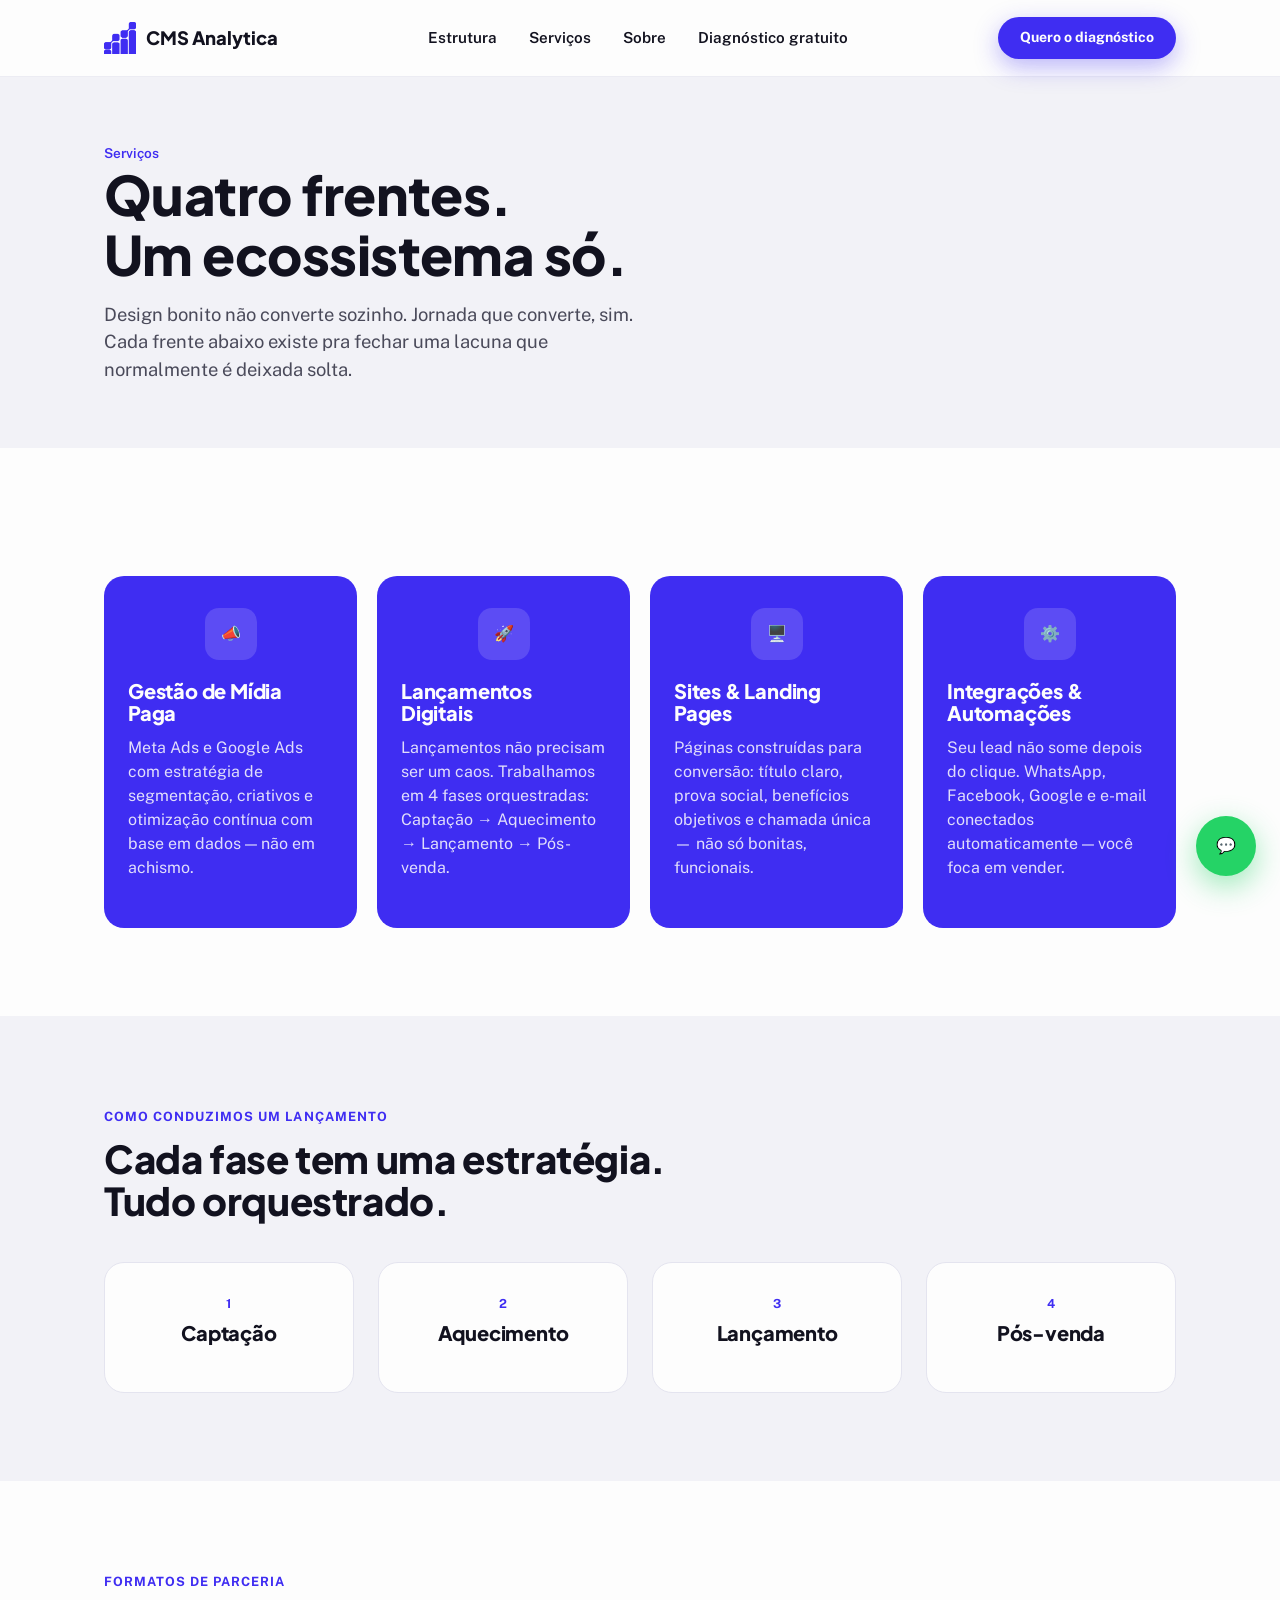
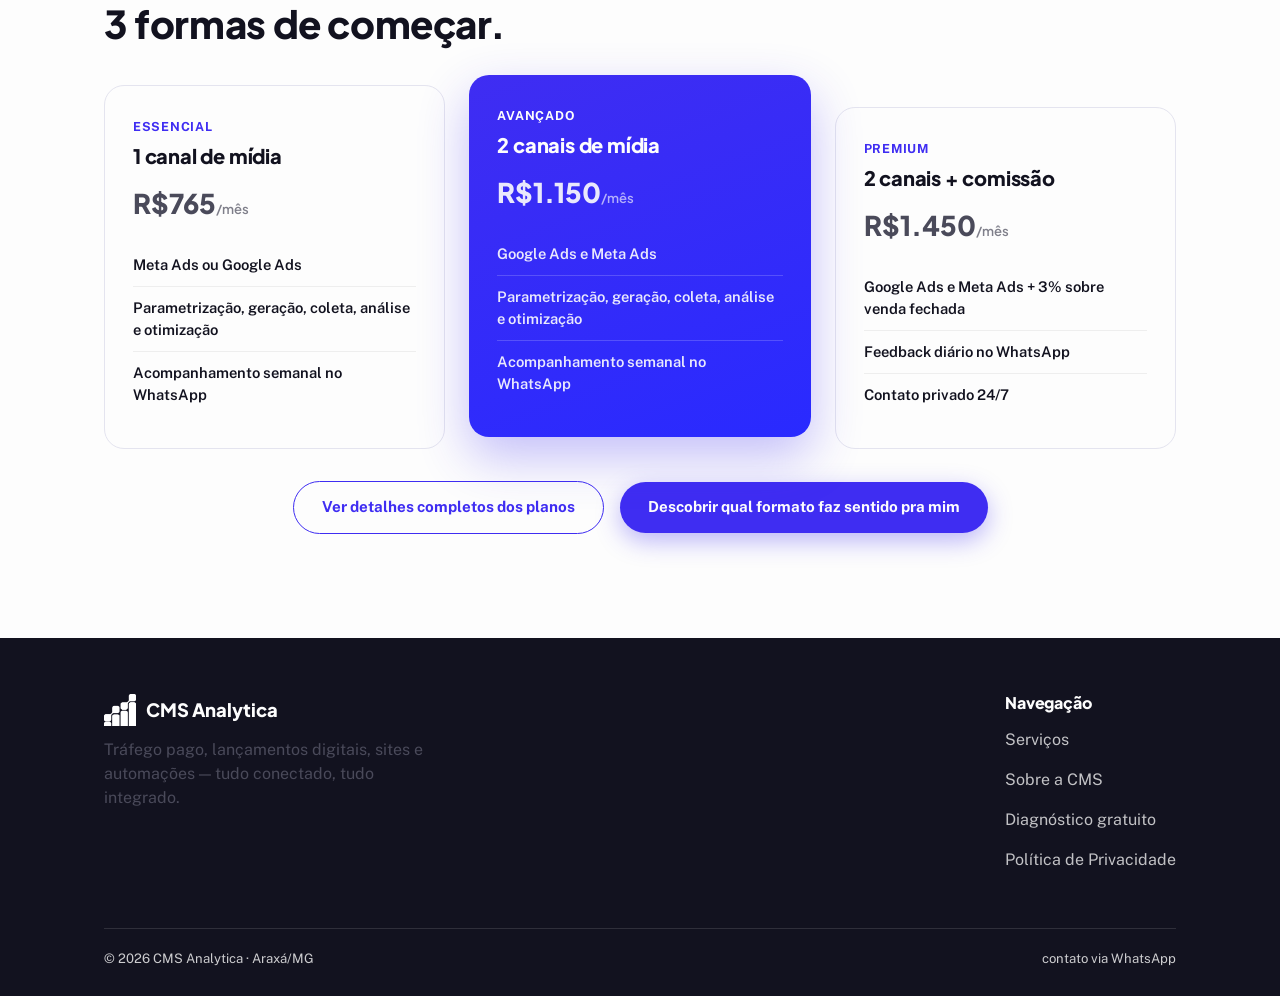
<file: servicos.html>
<!DOCTYPE html>
<html lang="pt-BR">
<head>
<meta charset="UTF-8">
<meta name="viewport" content="width=device-width, initial-scale=1.0">
<title>Serviços — CMS Analytica</title>
<meta name="description" content="Gestão de mídia paga, lançamentos digitais, sites e landing pages, integrações e automações. Conheça a estrutura da CMS Analytica.">
<link rel="stylesheet" href="assets/css/style.css">
</head>
<body>

<header class="site-header">
  <div class="container">
    <a href="index.html" class="brand">
      <img src="assets/img/logo-cms-analytica.png" alt="CMS Analytica">
      CMS Analytica
    </a>
    <nav class="main-nav">
      <a href="index.html#estrutura">Estrutura</a>
      <a href="servicos.html">Serviços</a>
      <a href="sobre.html">Sobre</a>
      <a href="index.html#diagnostico">Diagnóstico gratuito</a>
    </nav>
    <a href="index.html#diagnostico" class="btn btn-primary btn-header">Quero o diagnóstico</a>
    <button class="menu-toggle" aria-label="Abrir menu" aria-expanded="false">
      <span></span><span></span><span></span>
    </button>
  </div>
</header>

<section class="page-hero">
  <div class="container">
    <span class="breadcrumb">Serviços</span>
    <h1>Quatro frentes.<br>Um ecossistema só.</h1>
    <p class="lead" style="max-width:560px;">Design bonito não converte sozinho. Jornada que converte, sim. Cada frente abaixo existe pra fechar uma lacuna que normalmente é deixada solta.</p>
  </div>
</section>

<section>
  <div class="container">
    <div class="pillars-grid">
      <div class="pillar-card" style="text-align:left;">
        <div class="icon">📣</div>
        <h3>Gestão de Mídia Paga</h3>
        <p style="color:rgba(253,253,253,0.85); margin-top:12px;">Meta Ads e Google Ads com estratégia de segmentação, criativos e otimização contínua com base em dados — não em achismo.</p>
      </div>
      <div class="pillar-card" style="text-align:left;">
        <div class="icon">🚀</div>
        <h3>Lançamentos Digitais</h3>
        <p style="color:rgba(253,253,253,0.85); margin-top:12px;">Lançamentos não precisam ser um caos. Trabalhamos em 4 fases orquestradas: Captação → Aquecimento → Lançamento → Pós-venda.</p>
      </div>
      <div class="pillar-card" style="text-align:left;">
        <div class="icon">🖥️</div>
        <h3>Sites & Landing Pages</h3>
        <p style="color:rgba(253,253,253,0.85); margin-top:12px;">Páginas construídas para conversão: título claro, prova social, benefícios objetivos e chamada única — não só bonitas, funcionais.</p>
      </div>
      <div class="pillar-card" style="text-align:left;">
        <div class="icon">⚙️</div>
        <h3>Integrações & Automações</h3>
        <p style="color:rgba(253,253,253,0.85); margin-top:12px;">Seu lead não some depois do clique. WhatsApp, Facebook, Google e e-mail conectados automaticamente — você foca em vender.</p>
      </div>
    </div>
  </div>
</section>

<section style="background:var(--cinza-claro);">
  <div class="container">
    <span class="section-eyebrow">Como conduzimos um lançamento</span>
    <h2>Cada fase tem uma estratégia.<br>Tudo orquestrado.</h2>
    <div class="tiers-grid" style="grid-template-columns: repeat(4, 1fr);">
      <div class="tier-card center"><span class="tier-label">1</span><h3>Captação</h3></div>
      <div class="tier-card center"><span class="tier-label">2</span><h3>Aquecimento</h3></div>
      <div class="tier-card center"><span class="tier-label">3</span><h3>Lançamento</h3></div>
      <div class="tier-card center"><span class="tier-label">4</span><h3>Pós-venda</h3></div>
    </div>
  </div>
</section>

<section>
  <div class="container">
    <span class="section-eyebrow">Formatos de parceria</span>
    <h2>3 formas de começar.</h2>
    <div class="tiers-grid">
      <div class="tier-card">
        <span class="tier-label">Essencial</span>
        <h3>1 canal de mídia</h3>
        <p class="tier-price">R$765<span>/mês</span></p>
        <ul><li>Meta Ads ou Google Ads</li><li>Parametrização, geração, coleta, análise e otimização</li><li>Acompanhamento semanal no WhatsApp</li></ul>
      </div>
      <div class="tier-card featured">
        <span class="tier-label">Avançado</span>
        <h3>2 canais de mídia</h3>
        <p class="tier-price">R$1.150<span>/mês</span></p>
        <ul><li>Google Ads e Meta Ads</li><li>Parametrização, geração, coleta, análise e otimização</li><li>Acompanhamento semanal no WhatsApp</li></ul>
      </div>
      <div class="tier-card">
        <span class="tier-label">Premium</span>
        <h3>2 canais + comissão</h3>
        <p class="tier-price">R$1.450<span>/mês</span></p>
        <ul><li>Google Ads e Meta Ads + 3% sobre venda fechada</li><li>Feedback diário no WhatsApp</li><li>Contato privado 24/7</li></ul>
      </div>
    </div>
    <p class="center" style="margin-top:32px;">
      <a href="index.html#formatos-parceria" class="btn btn-outline" style="margin-right:12px;">Ver detalhes completos dos planos</a>
      <a href="index.html#diagnostico" class="btn btn-primary">Descobrir qual formato faz sentido pra mim</a>
    </p>
  </div>
</section>

<footer>
  <div class="container">
    <div class="footer-top">
      <div>
        <a href="index.html" class="brand">
          <img src="assets/img/logo-cms-analytica.png" alt="CMS Analytica" style="filter:brightness(0) invert(1);">
          CMS Analytica
        </a>
        <p style="max-width:320px; margin-top:12px;">Tráfego pago, lançamentos digitais, sites e automações — tudo conectado, tudo integrado.</p>
      </div>
      <div>
        <h3 style="color:var(--branco); font-size:1rem;">Navegação</h3>
        <p><a href="servicos.html">Serviços</a></p>
        <p><a href="sobre.html">Sobre a CMS</a></p>
        <p><a href="index.html#diagnostico">Diagnóstico gratuito</a></p>
        <p><a href="politica-de-privacidade.html">Política de Privacidade</a></p>
      </div>
    </div>
    <div class="footer-bottom">
      <span>© 2026 CMS Analytica · Araxá/MG</span>
      <span>contato via WhatsApp</span>
    </div>
  </div>
</footer>

<a class="whatsapp-float" href="https://wa.me/5541999045684?text=Ol%C3%A1%21%20Vim%20pelo%20site%20da%20CMS%20Analytica%20e%20quero%20falar%20no%20WhatsApp." target="_blank" rel="noopener" aria-label="Falar no WhatsApp">💬</a>

<script src="assets/js/main.js"></script>
</body>
</html>
</file>
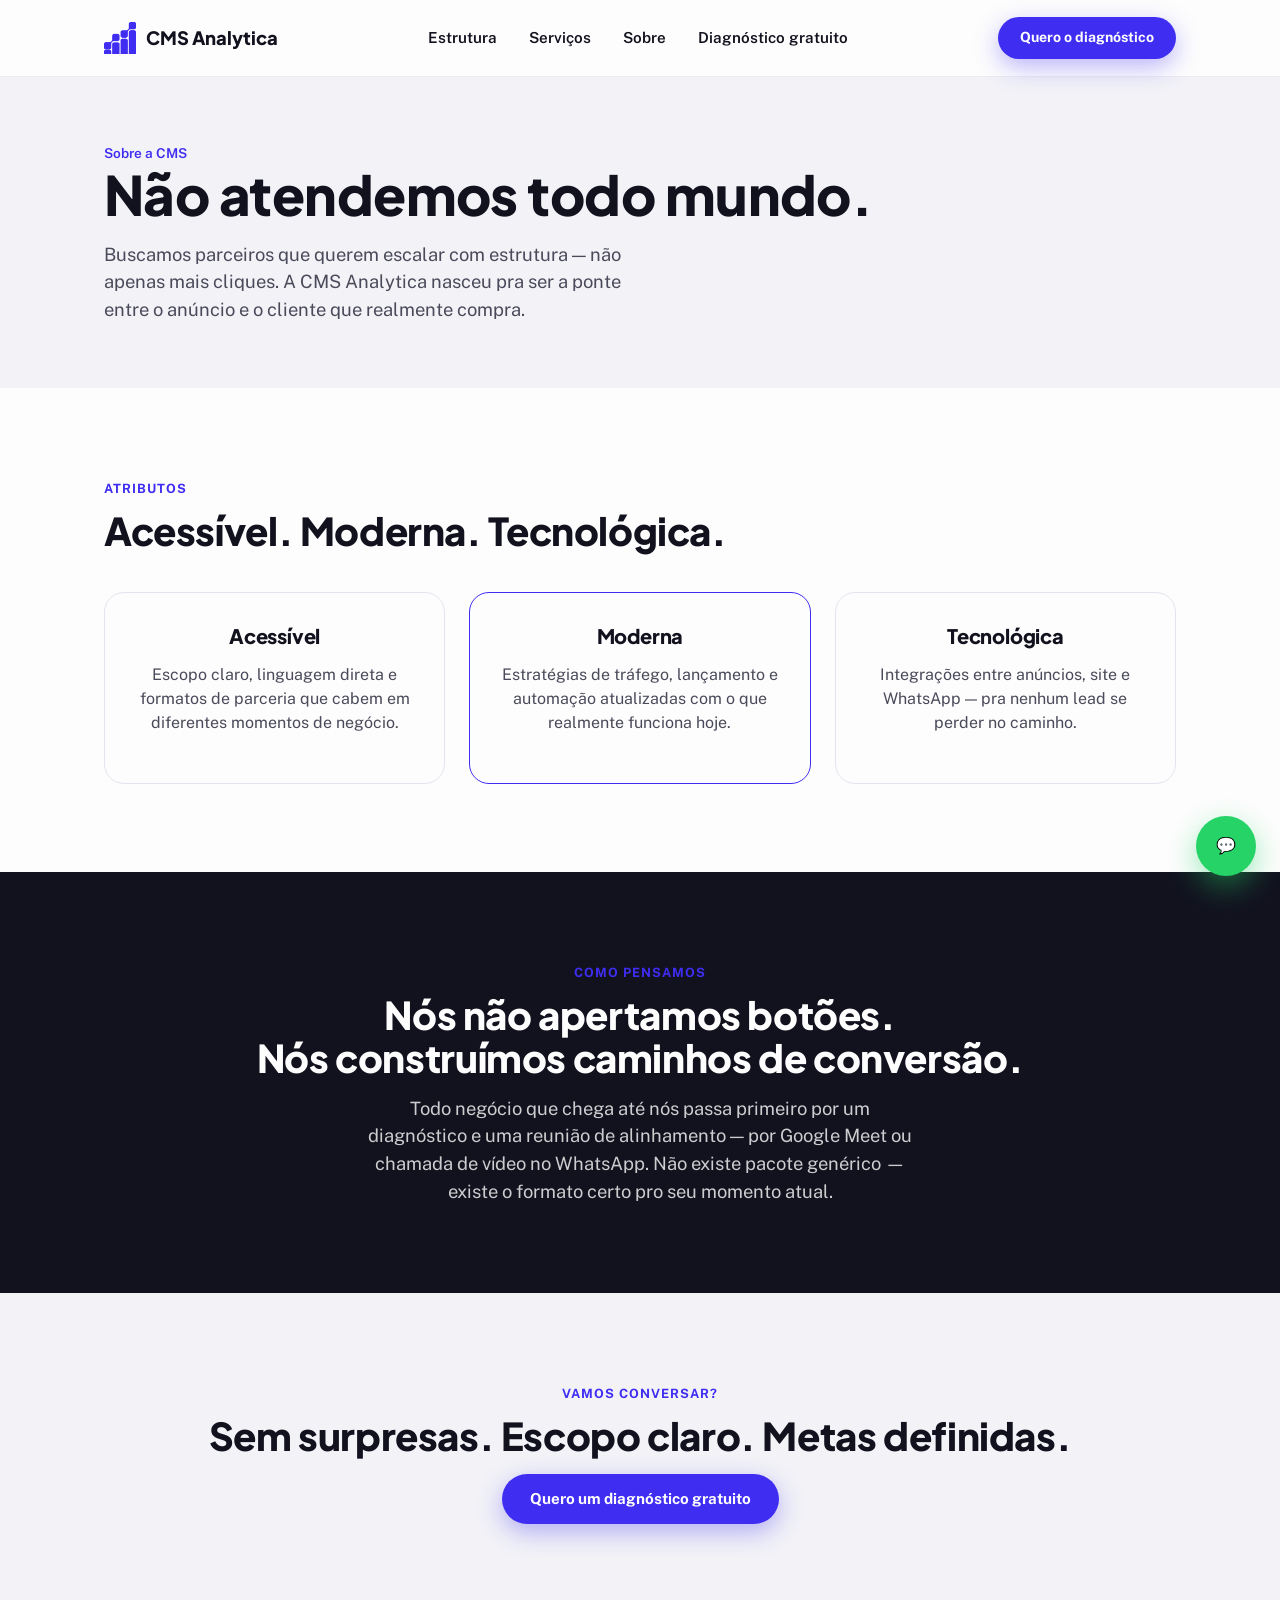
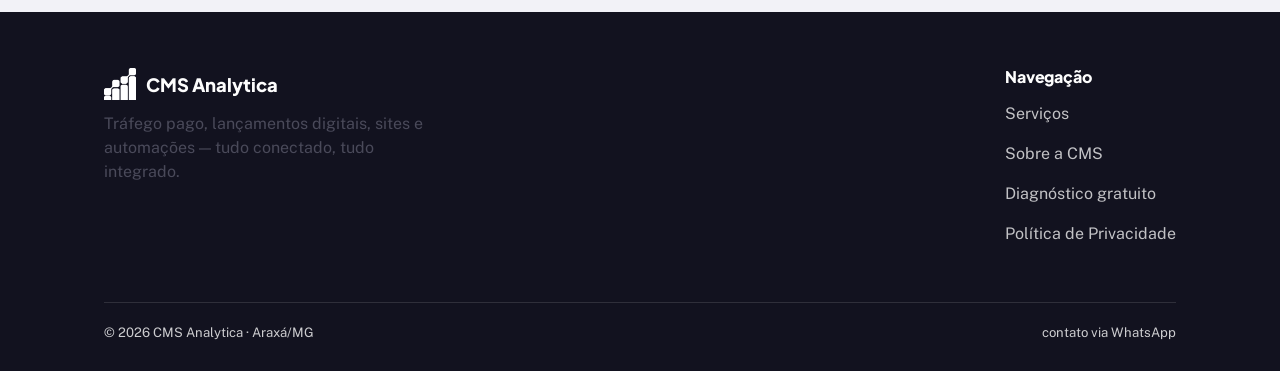
<file: sobre.html>
<!DOCTYPE html>
<html lang="pt-BR">
<head>
<meta charset="UTF-8">
<meta name="viewport" content="width=device-width, initial-scale=1.0">
<title>Sobre — CMS Analytica</title>
<meta name="description" content="A CMS Analytica é acessível, moderna e tecnológica. Conheça quem constrói caminhos de conversão para negócios que querem escalar com estrutura.">
<link rel="stylesheet" href="assets/css/style.css">
</head>
<body>

<header class="site-header">
  <div class="container">
    <a href="index.html" class="brand">
      <img src="assets/img/logo-cms-analytica.png" alt="CMS Analytica">
      CMS Analytica
    </a>
    <nav class="main-nav">
      <a href="index.html#estrutura">Estrutura</a>
      <a href="servicos.html">Serviços</a>
      <a href="sobre.html">Sobre</a>
      <a href="index.html#diagnostico">Diagnóstico gratuito</a>
    </nav>
    <a href="index.html#diagnostico" class="btn btn-primary btn-header">Quero o diagnóstico</a>
    <button class="menu-toggle" aria-label="Abrir menu" aria-expanded="false">
      <span></span><span></span><span></span>
    </button>
  </div>
</header>

<section class="page-hero">
  <div class="container">
    <span class="breadcrumb">Sobre a CMS</span>
    <h1>Não atendemos todo mundo.</h1>
    <p class="lead" style="max-width:560px;">Buscamos parceiros que querem escalar com estrutura — não apenas mais cliques. A CMS Analytica nasceu pra ser a ponte entre o anúncio e o cliente que realmente compra.</p>
  </div>
</section>

<section>
  <div class="container">
    <span class="section-eyebrow">Atributos</span>
    <h2>Acessível. Moderna. Tecnológica.</h2>
    <div class="trust-grid">
      <div class="tier-card center">
        <h3>Acessível</h3>
        <p>Escopo claro, linguagem direta e formatos de parceria que cabem em diferentes momentos de negócio.</p>
      </div>
      <div class="tier-card center" style="border-color:var(--azul-principal);">
        <h3>Moderna</h3>
        <p>Estratégias de tráfego, lançamento e automação atualizadas com o que realmente funciona hoje.</p>
      </div>
      <div class="tier-card center">
        <h3>Tecnológica</h3>
        <p>Integrações entre anúncios, site e WhatsApp — pra nenhum lead se perder no caminho.</p>
      </div>
    </div>
  </div>
</section>

<section style="background:var(--preto); color:var(--branco);">
  <div class="container center">
    <span class="section-eyebrow">Como pensamos</span>
    <h2 style="color:var(--branco);">Nós não apertamos botões.<br>Nós construímos caminhos de conversão.</h2>
    <p class="lead" style="max-width:560px; margin:0 auto; color:rgba(253,253,253,0.8);">Todo negócio que chega até nós passa primeiro por um diagnóstico e uma reunião de alinhamento — por Google Meet ou chamada de vídeo no WhatsApp. Não existe pacote genérico — existe o formato certo pro seu momento atual.</p>
  </div>
</section>

<section class="diagnostic-section">
  <div class="container center">
    <span class="section-eyebrow">Vamos conversar?</span>
    <h2>Sem surpresas. Escopo claro. Metas definidas.</h2>
    <a href="index.html#diagnostico" class="btn btn-primary">Quero um diagnóstico gratuito</a>
  </div>
</section>

<footer>
  <div class="container">
    <div class="footer-top">
      <div>
        <a href="index.html" class="brand">
          <img src="assets/img/logo-cms-analytica.png" alt="CMS Analytica" style="filter:brightness(0) invert(1);">
          CMS Analytica
        </a>
        <p style="max-width:320px; margin-top:12px;">Tráfego pago, lançamentos digitais, sites e automações — tudo conectado, tudo integrado.</p>
      </div>
      <div>
        <h3 style="color:var(--branco); font-size:1rem;">Navegação</h3>
        <p><a href="servicos.html">Serviços</a></p>
        <p><a href="sobre.html">Sobre a CMS</a></p>
        <p><a href="index.html#diagnostico">Diagnóstico gratuito</a></p>
        <p><a href="politica-de-privacidade.html">Política de Privacidade</a></p>
      </div>
    </div>
    <div class="footer-bottom">
      <span>© 2026 CMS Analytica · Araxá/MG</span>
      <span>contato via WhatsApp</span>
    </div>
  </div>
</footer>

<a class="whatsapp-float" href="https://wa.me/5541999045684?text=Ol%C3%A1%21%20Vim%20pelo%20site%20da%20CMS%20Analytica%20e%20quero%20falar%20no%20WhatsApp." target="_blank" rel="noopener" aria-label="Falar no WhatsApp">💬</a>

<script src="assets/js/main.js"></script>
</body>
</html>
</file>
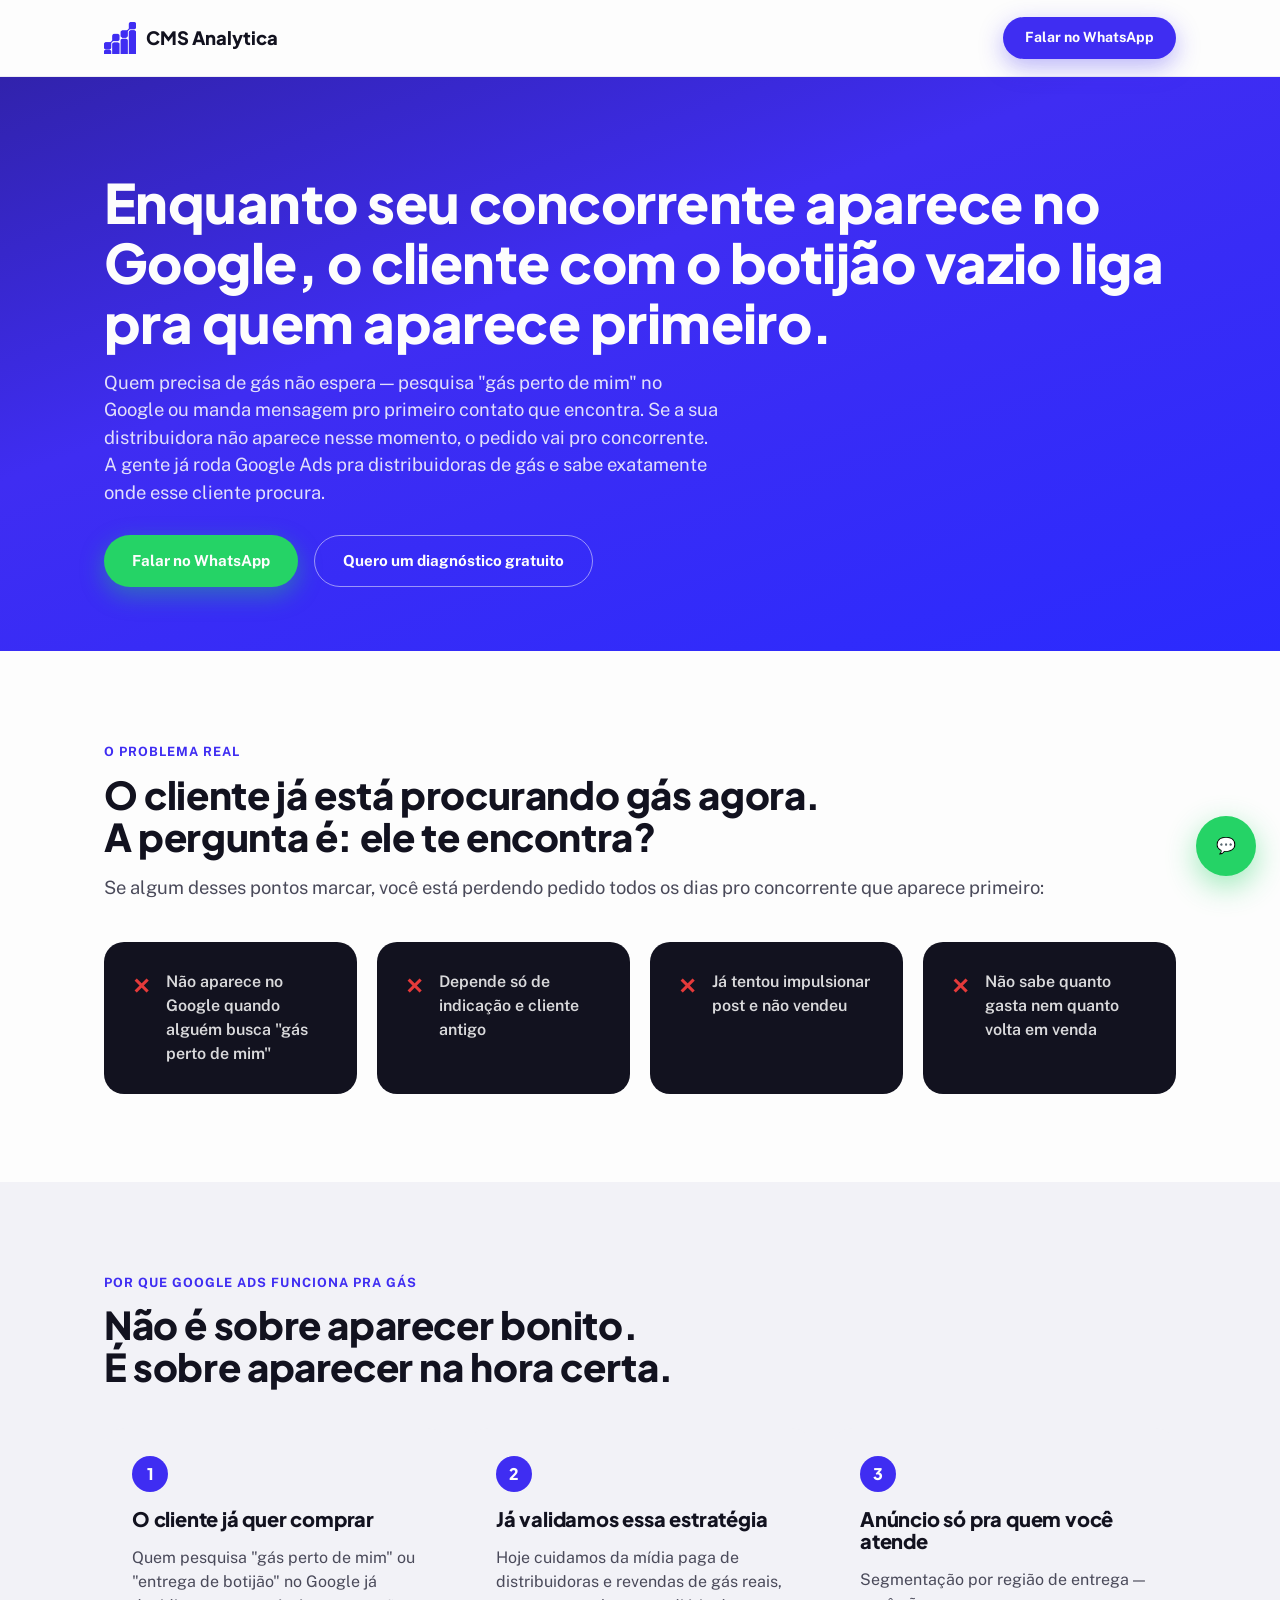
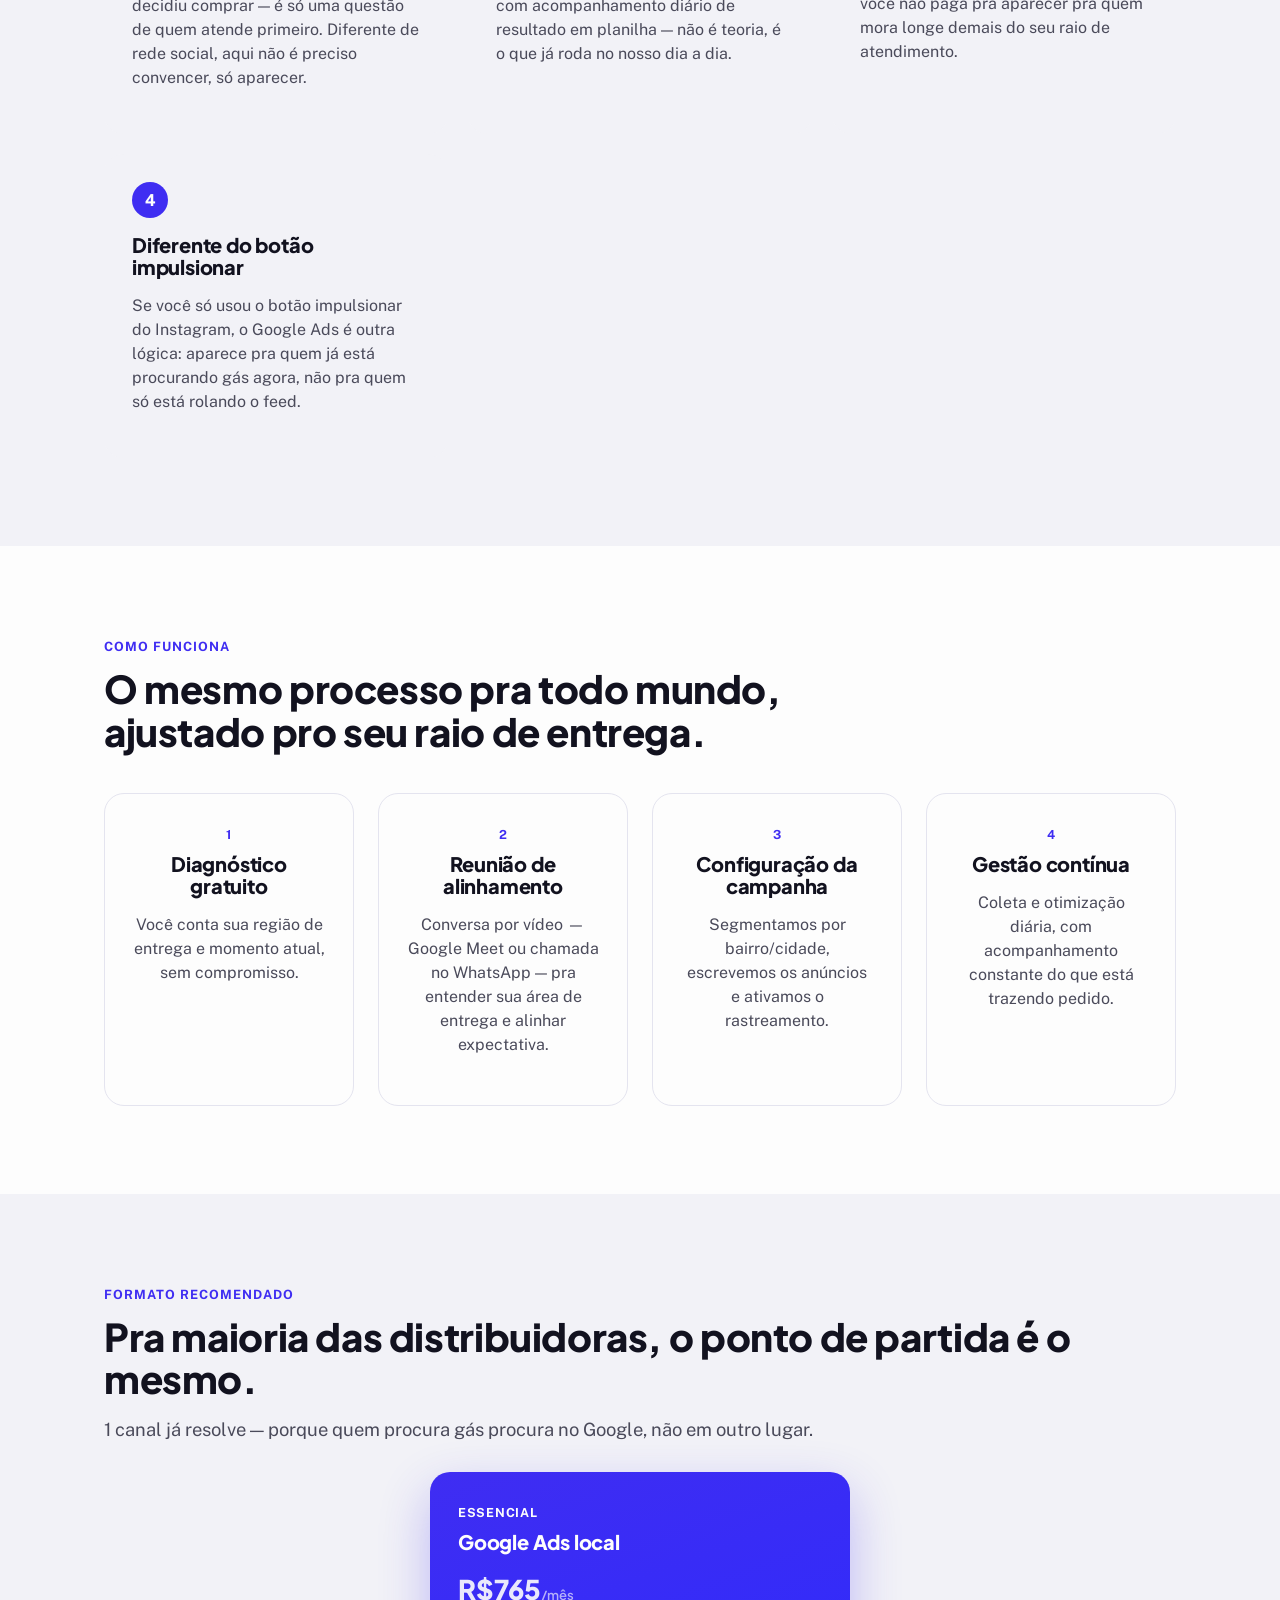
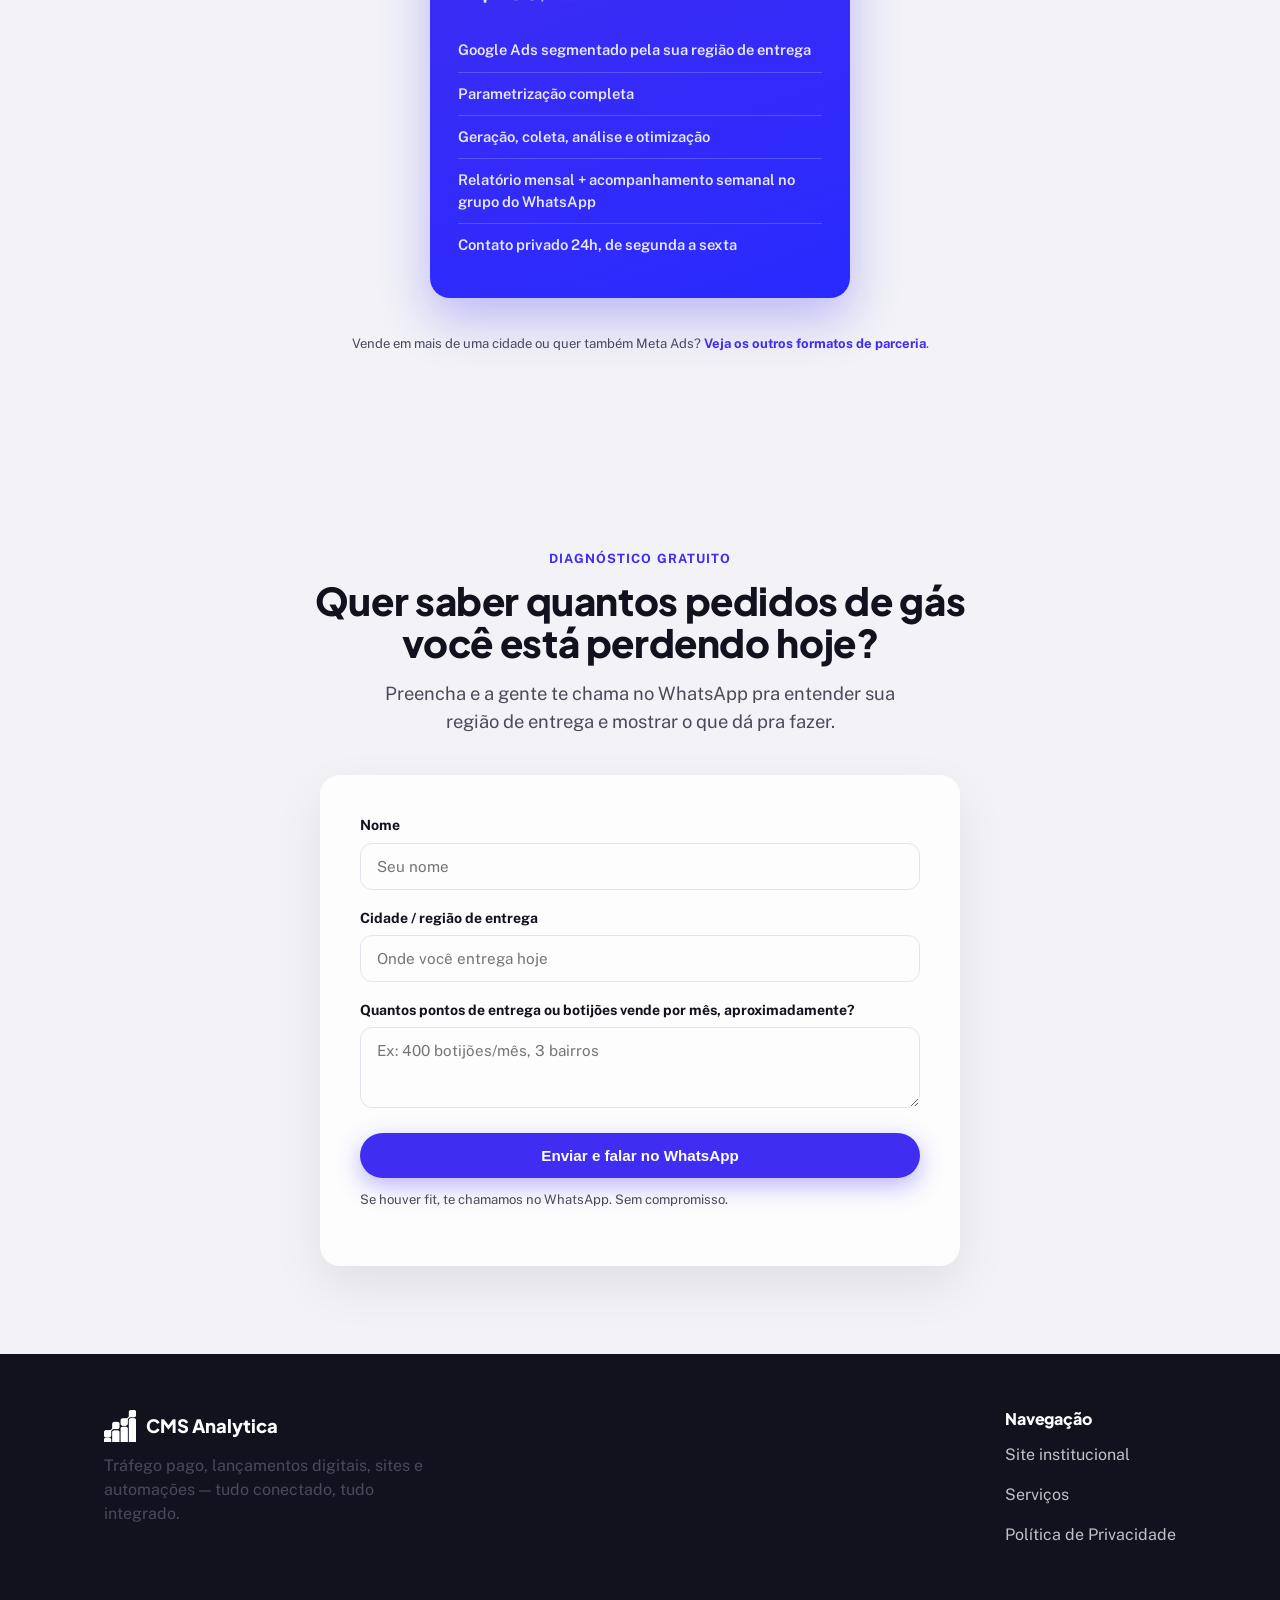
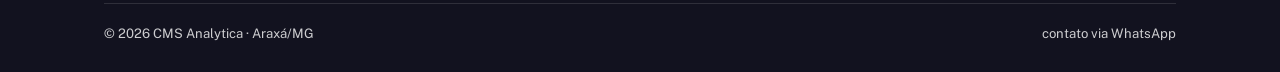
<file: venda-de-gas.html>
<!DOCTYPE html>
<html lang="pt-BR">
<head>
<meta charset="UTF-8">
<meta name="viewport" content="width=device-width, initial-scale=1.0">
<title>Google Ads para Distribuidoras de Gás — CMS Analytica</title>
<meta name="description" content="Sua distribuidora de gás aparecendo no Google exatamente quando o cliente precisa. Estratégia de tráfego pago já validada com distribuidoras reais.">
<link rel="stylesheet" href="assets/css/style.css">
</head>
<body>

<header class="site-header">
  <div class="container">
    <a href="index.html" class="brand">
      <img src="assets/img/logo-cms-analytica.png" alt="CMS Analytica">
      CMS Analytica
    </a>
    <a href="https://wa.me/5541999045684?text=Ol%C3%A1%21%20Tenho%20uma%20distribuidora%2Frevenda%20de%20g%C3%A1s%20e%20quero%20saber%20sobre%20an%C3%BAncio%20no%20Google." target="_blank" rel="noopener" class="btn btn-primary btn-header">Falar no WhatsApp</a>
  </div>
</header>

<section class="hero">
  <div class="container">
    <h1>Enquanto seu concorrente aparece no Google, o cliente com o botijão vazio liga pra quem aparece primeiro.</h1>
    <p class="lead">Quem precisa de gás não espera — pesquisa "gás perto de mim" no Google ou manda mensagem pro primeiro contato que encontra. Se a sua distribuidora não aparece nesse momento, o pedido vai pro concorrente. A gente já roda Google Ads pra distribuidoras de gás e sabe exatamente onde esse cliente procura.</p>
    <div class="hero-actions">
      <a href="https://wa.me/5541999045684?text=Ol%C3%A1%21%20Tenho%20uma%20distribuidora%2Frevenda%20de%20g%C3%A1s%20e%20quero%20saber%20sobre%20an%C3%BAncio%20no%20Google." target="_blank" rel="noopener" class="btn btn-primary btn-whatsapp">Falar no WhatsApp</a>
      <a href="#diagnostico-gas" class="btn btn-outline" style="border-color:rgba(253,253,253,0.5); color:#FDFDFD;">Quero um diagnóstico gratuito</a>
    </div>
  </div>
</section>

<section id="problema">
  <div class="container">
    <span class="section-eyebrow">O problema real</span>
    <h2>O cliente já está procurando gás agora.<br>A pergunta é: ele te encontra?</h2>
    <p class="lead">Se algum desses pontos marcar, você está perdendo pedido todos os dias pro concorrente que aparece primeiro:</p>
    <div class="problem-grid">
      <div class="problem-card"><span class="x-mark">✕</span><p>Não aparece no Google quando alguém busca "gás perto de mim"</p></div>
      <div class="problem-card"><span class="x-mark">✕</span><p>Depende só de indicação e cliente antigo</p></div>
      <div class="problem-card"><span class="x-mark">✕</span><p>Já tentou impulsionar post e não vendeu</p></div>
      <div class="problem-card"><span class="x-mark">✕</span><p>Não sabe quanto gasta nem quanto volta em venda</p></div>
    </div>
  </div>
</section>

<section style="background:var(--cinza-claro);">
  <div class="container">
    <span class="section-eyebrow">Por que Google Ads funciona pra gás</span>
    <h2>Não é sobre aparecer bonito.<br>É sobre aparecer na hora certa.</h2>
    <div class="example-grid">
      <div class="example-card">
        <span class="num">1</span>
        <h3>O cliente já quer comprar</h3>
        <p>Quem pesquisa "gás perto de mim" ou "entrega de botijão" no Google já decidiu comprar — é só uma questão de quem atende primeiro. Diferente de rede social, aqui não é preciso convencer, só aparecer.</p>
      </div>
      <div class="example-card">
        <span class="num">2</span>
        <h3>Já validamos essa estratégia</h3>
        <p>Hoje cuidamos da mídia paga de distribuidoras e revendas de gás reais, com acompanhamento diário de resultado em planilha — não é teoria, é o que já roda no nosso dia a dia.</p>
      </div>
      <div class="example-card">
        <span class="num">3</span>
        <h3>Anúncio só pra quem você atende</h3>
        <p>Segmentação por região de entrega — você não paga pra aparecer pra quem mora longe demais do seu raio de atendimento.</p>
      </div>
      <div class="example-card">
        <span class="num">4</span>
        <h3>Diferente do botão impulsionar</h3>
        <p>Se você só usou o botão impulsionar do Instagram, o Google Ads é outra lógica: aparece pra quem já está procurando gás agora, não pra quem só está rolando o feed.</p>
      </div>
    </div>
  </div>
</section>

<section>
  <div class="container">
    <span class="section-eyebrow">Como funciona</span>
    <h2>O mesmo processo pra todo mundo,<br>ajustado pro seu raio de entrega.</h2>
    <div class="tiers-grid" style="grid-template-columns: repeat(4, 1fr); align-items: stretch;">
      <div class="tier-card center"><span class="tier-label">1</span><h3>Diagnóstico gratuito</h3><p>Você conta sua região de entrega e momento atual, sem compromisso.</p></div>
      <div class="tier-card center"><span class="tier-label">2</span><h3>Reunião de alinhamento</h3><p>Conversa por vídeo — Google Meet ou chamada no WhatsApp — pra entender sua área de entrega e alinhar expectativa.</p></div>
      <div class="tier-card center"><span class="tier-label">3</span><h3>Configuração da campanha</h3><p>Segmentamos por bairro/cidade, escrevemos os anúncios e ativamos o rastreamento.</p></div>
      <div class="tier-card center"><span class="tier-label">4</span><h3>Gestão contínua</h3><p>Coleta e otimização diária, com acompanhamento constante do que está trazendo pedido.</p></div>
    </div>
  </div>
</section>

<section style="background:var(--cinza-claro);">
  <div class="container">
    <span class="section-eyebrow">Formato recomendado</span>
    <h2>Pra maioria das distribuidoras, o ponto de partida é o mesmo.</h2>
    <p class="lead">1 canal já resolve — porque quem procura gás procura no Google, não em outro lugar.</p>
    <div class="tiers-grid" style="max-width:420px; margin-left:auto; margin-right:auto;">
      <div class="tier-card featured">
        <span class="tier-label">Essencial</span>
        <h3>Google Ads local</h3>
        <p class="tier-price">R$765<span>/mês</span></p>
        <ul>
          <li>Google Ads segmentado pela sua região de entrega</li>
          <li>Parametrização completa</li>
          <li>Geração, coleta, análise e otimização</li>
          <li>Relatório mensal + acompanhamento semanal no grupo do WhatsApp</li>
          <li>Contato privado 24h, de segunda a sexta</li>
        </ul>
      </div>
    </div>
    <p class="form-note" style="margin-top:24px; text-align:center;">Vende em mais de uma cidade ou quer também Meta Ads? <a href="index.html#formatos-parceria" style="color:var(--azul-principal); font-weight:700;">Veja os outros formatos de parceria</a>.</p>
  </div>
</section>

<section id="diagnostico-gas" class="diagnostic-section">
  <div class="container">
    <div class="center">
      <span class="section-eyebrow">Diagnóstico gratuito</span>
      <h2>Quer saber quantos pedidos de gás<br>você está perdendo hoje?</h2>
      <p class="lead" style="max-width:560px; margin:0 auto;">Preencha e a gente te chama no WhatsApp pra entender sua região de entrega e mostrar o que dá pra fazer.</p>
    </div>
    <div class="diagnostic-box">
      <form id="diagnostic-form-gas" data-origem="landing-gas">
        <div class="form-row">
          <label for="nome-gas">Nome</label>
          <input type="text" id="nome-gas" name="nome" placeholder="Seu nome" required>
        </div>
        <input type="hidden" name="segmento" value="Distribuidora/revenda de gás">
        <div class="form-row">
          <label for="cidade-gas">Cidade / região de entrega</label>
          <input type="text" id="cidade-gas" name="cidade" placeholder="Onde você entrega hoje" required>
        </div>
        <div class="form-row">
          <label for="desafio-gas">Quantos pontos de entrega ou botijões vende por mês, aproximadamente?</label>
          <textarea id="desafio-gas" name="desafio" rows="3" placeholder="Ex: 400 botijões/mês, 3 bairros"></textarea>
        </div>
        <button type="submit" class="btn btn-primary" style="width:100%;">Enviar e falar no WhatsApp</button>
        <p class="form-note">Se houver fit, te chamamos no WhatsApp. Sem compromisso.</p>
      </form>
    </div>
  </div>
</section>

<footer>
  <div class="container">
    <div class="footer-top">
      <div>
        <a href="index.html" class="brand">
          <img src="assets/img/logo-cms-analytica.png" alt="CMS Analytica" style="filter:brightness(0) invert(1);">
          CMS Analytica
        </a>
        <p style="max-width:320px; margin-top:12px;">Tráfego pago, lançamentos digitais, sites e automações — tudo conectado, tudo integrado.</p>
      </div>
      <div>
        <h3 style="color:var(--branco); font-size:1rem;">Navegação</h3>
        <p><a href="index.html">Site institucional</a></p>
        <p><a href="servicos.html">Serviços</a></p>
        <p><a href="politica-de-privacidade.html">Política de Privacidade</a></p>
      </div>
    </div>
    <div class="footer-bottom">
      <span>© 2026 CMS Analytica · Araxá/MG</span>
      <span>contato via WhatsApp</span>
    </div>
  </div>
</footer>

<a class="whatsapp-float" href="https://wa.me/5541999045684?text=Ol%C3%A1%21%20Tenho%20uma%20distribuidora%2Frevenda%20de%20g%C3%A1s%20e%20quero%20saber%20sobre%20an%C3%BAncio%20no%20Google." target="_blank" rel="noopener" aria-label="Falar no WhatsApp">💬</a>

<script src="assets/js/main.js"></script>
<script>
  document.addEventListener("DOMContentLoaded", function () {
    initDiagnosticForm("diagnostic-form-gas");
  });
</script>
</body>
</html>
</file>
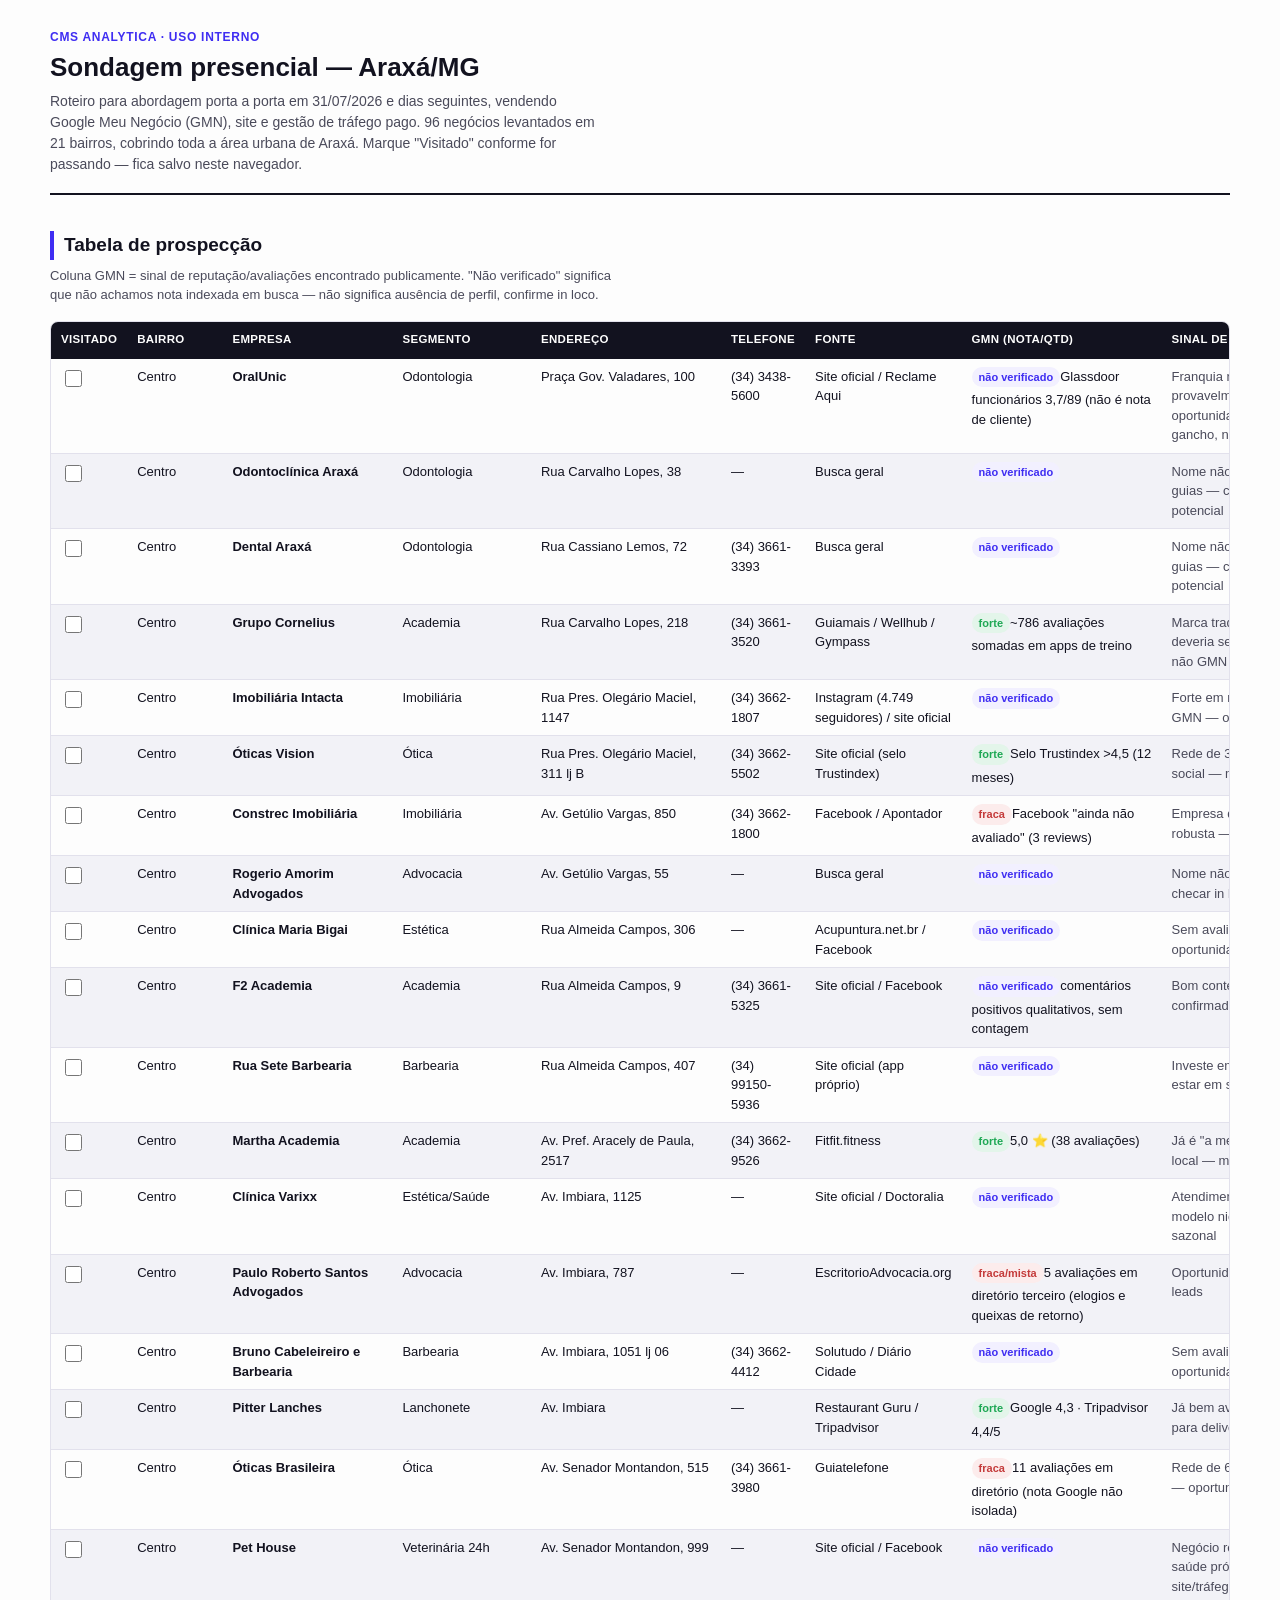
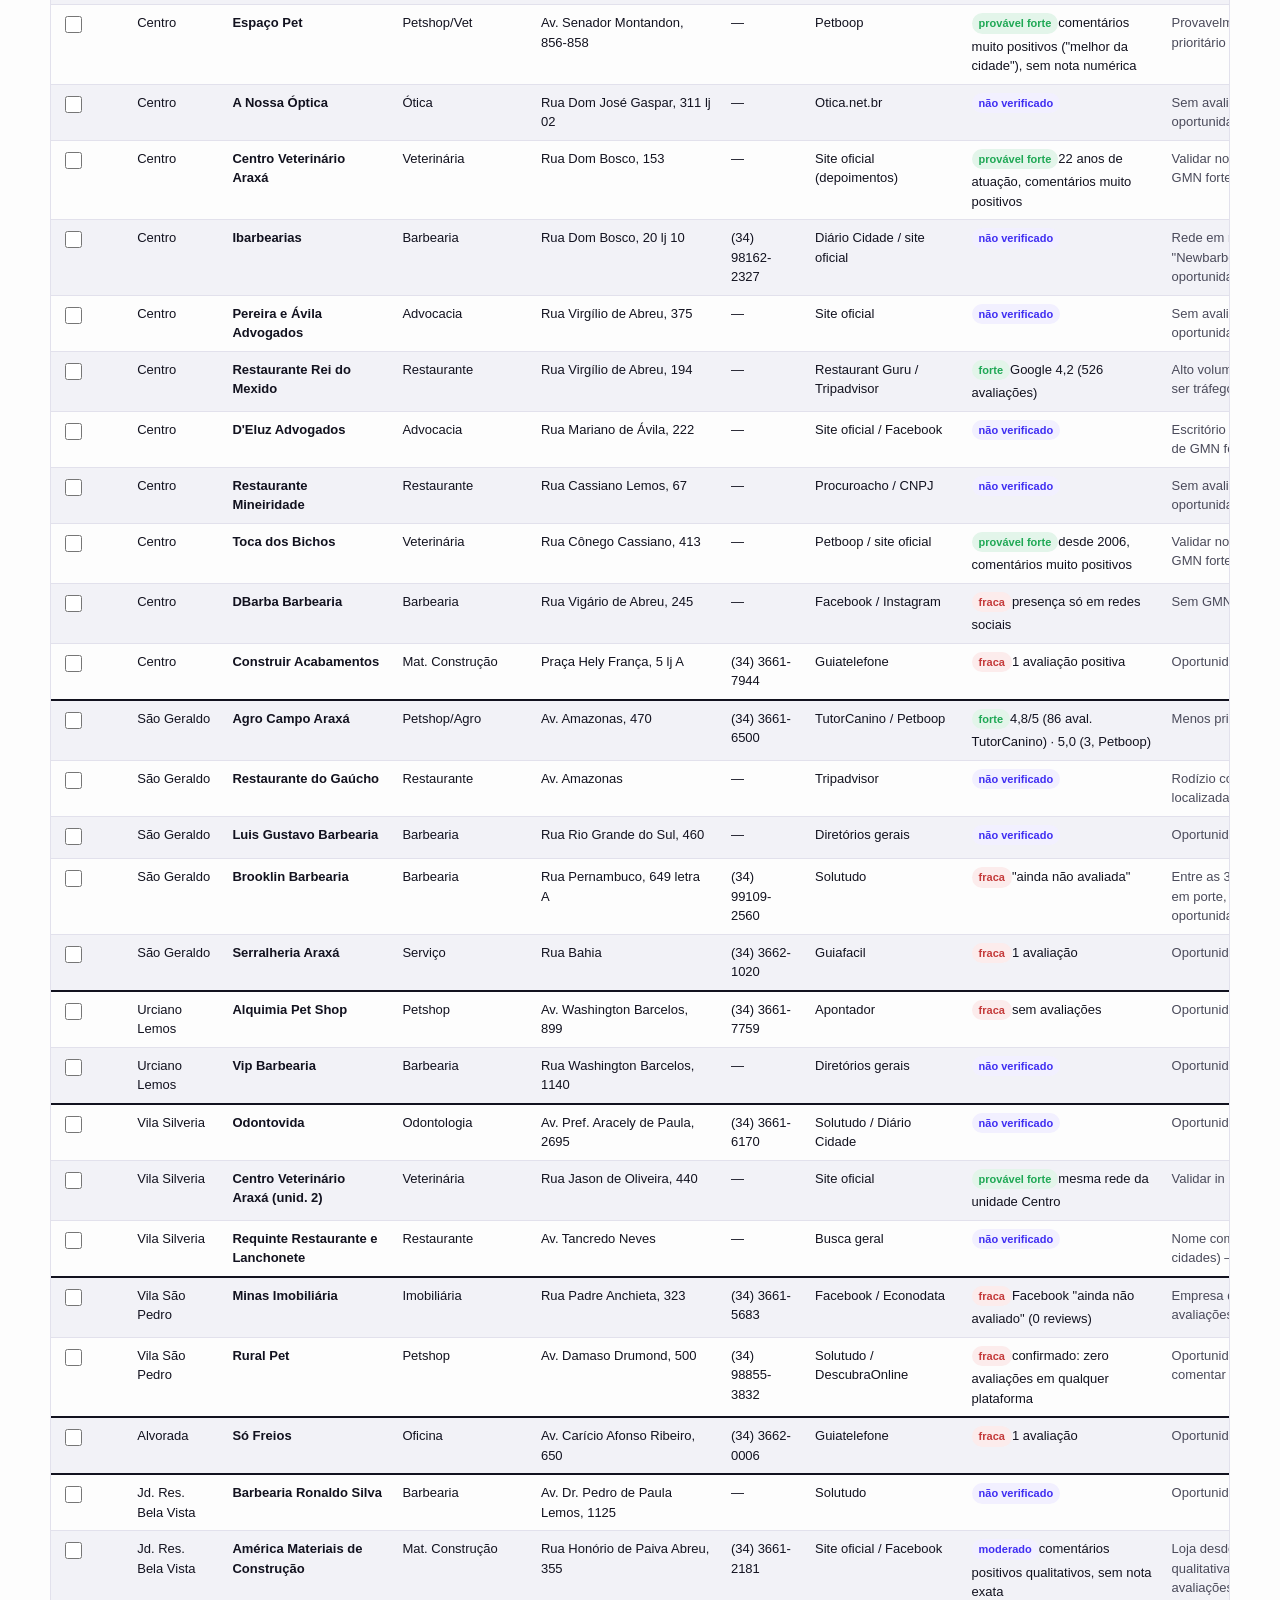
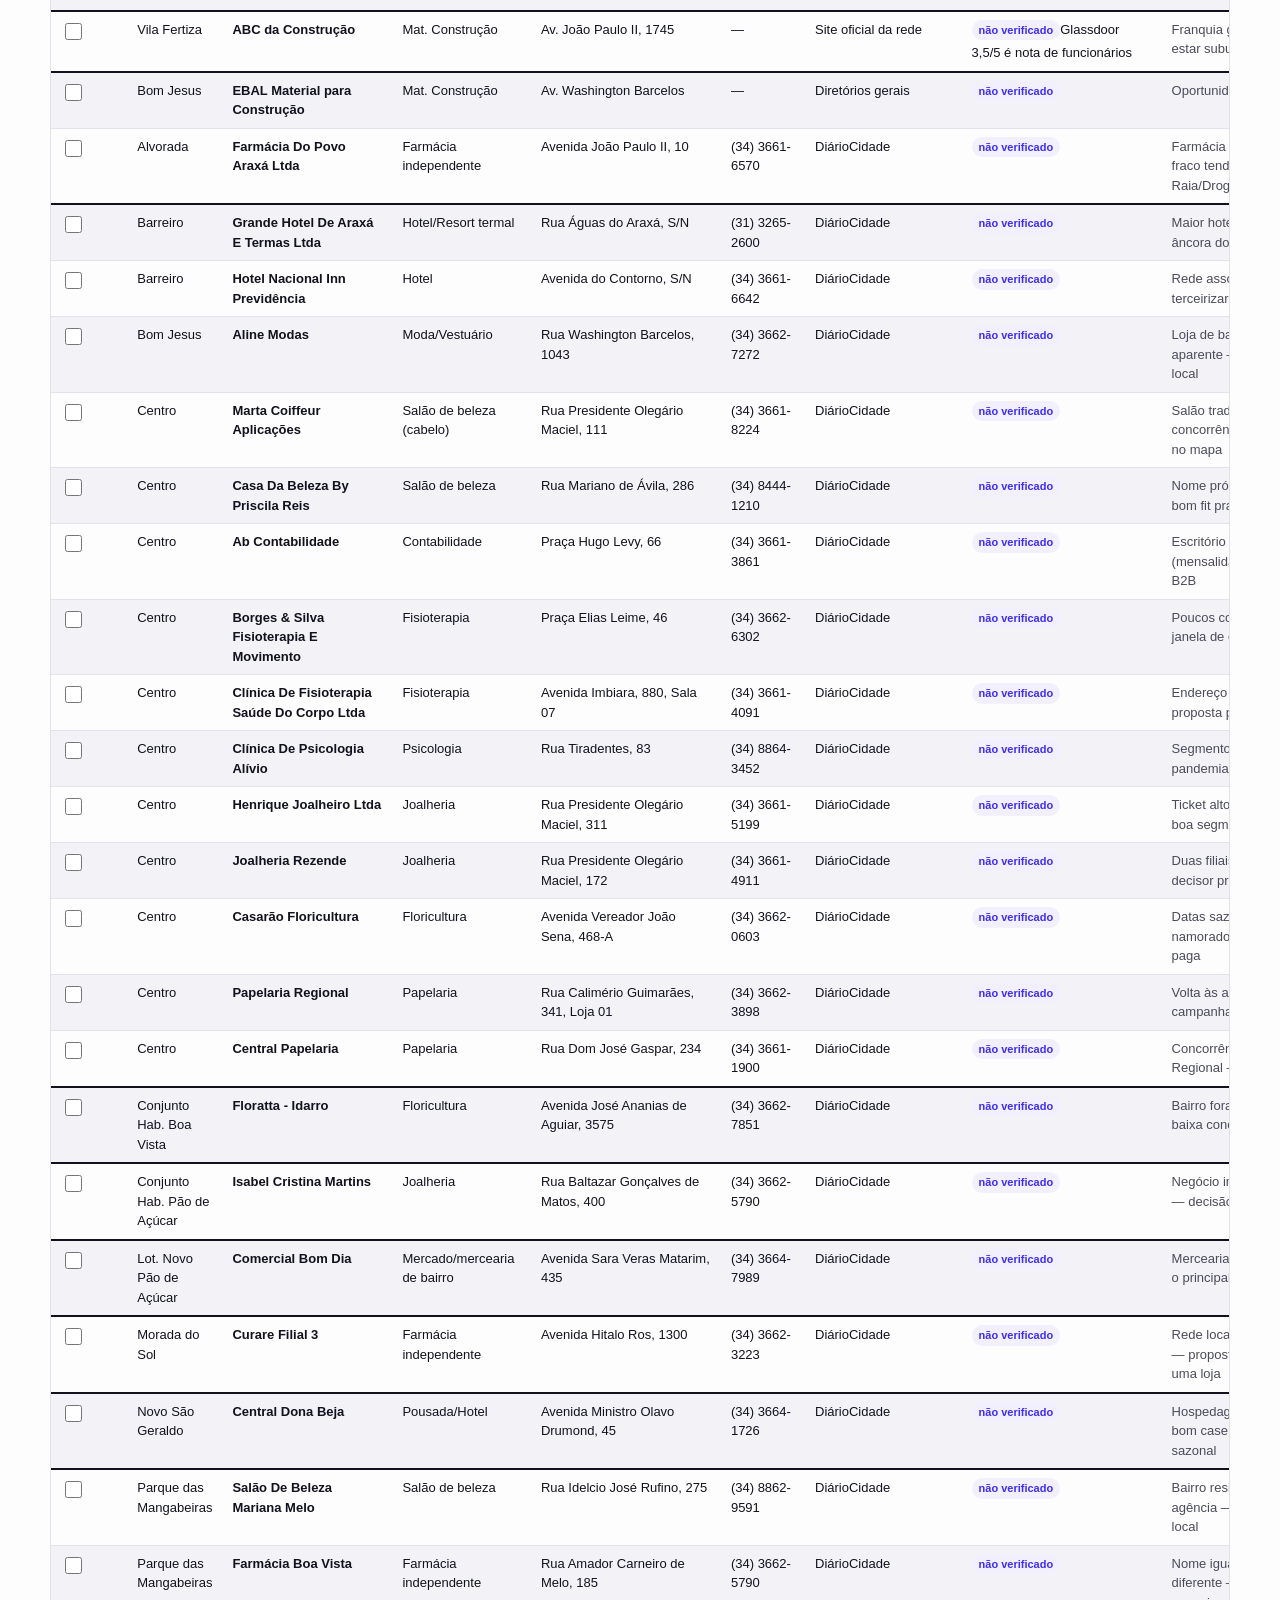
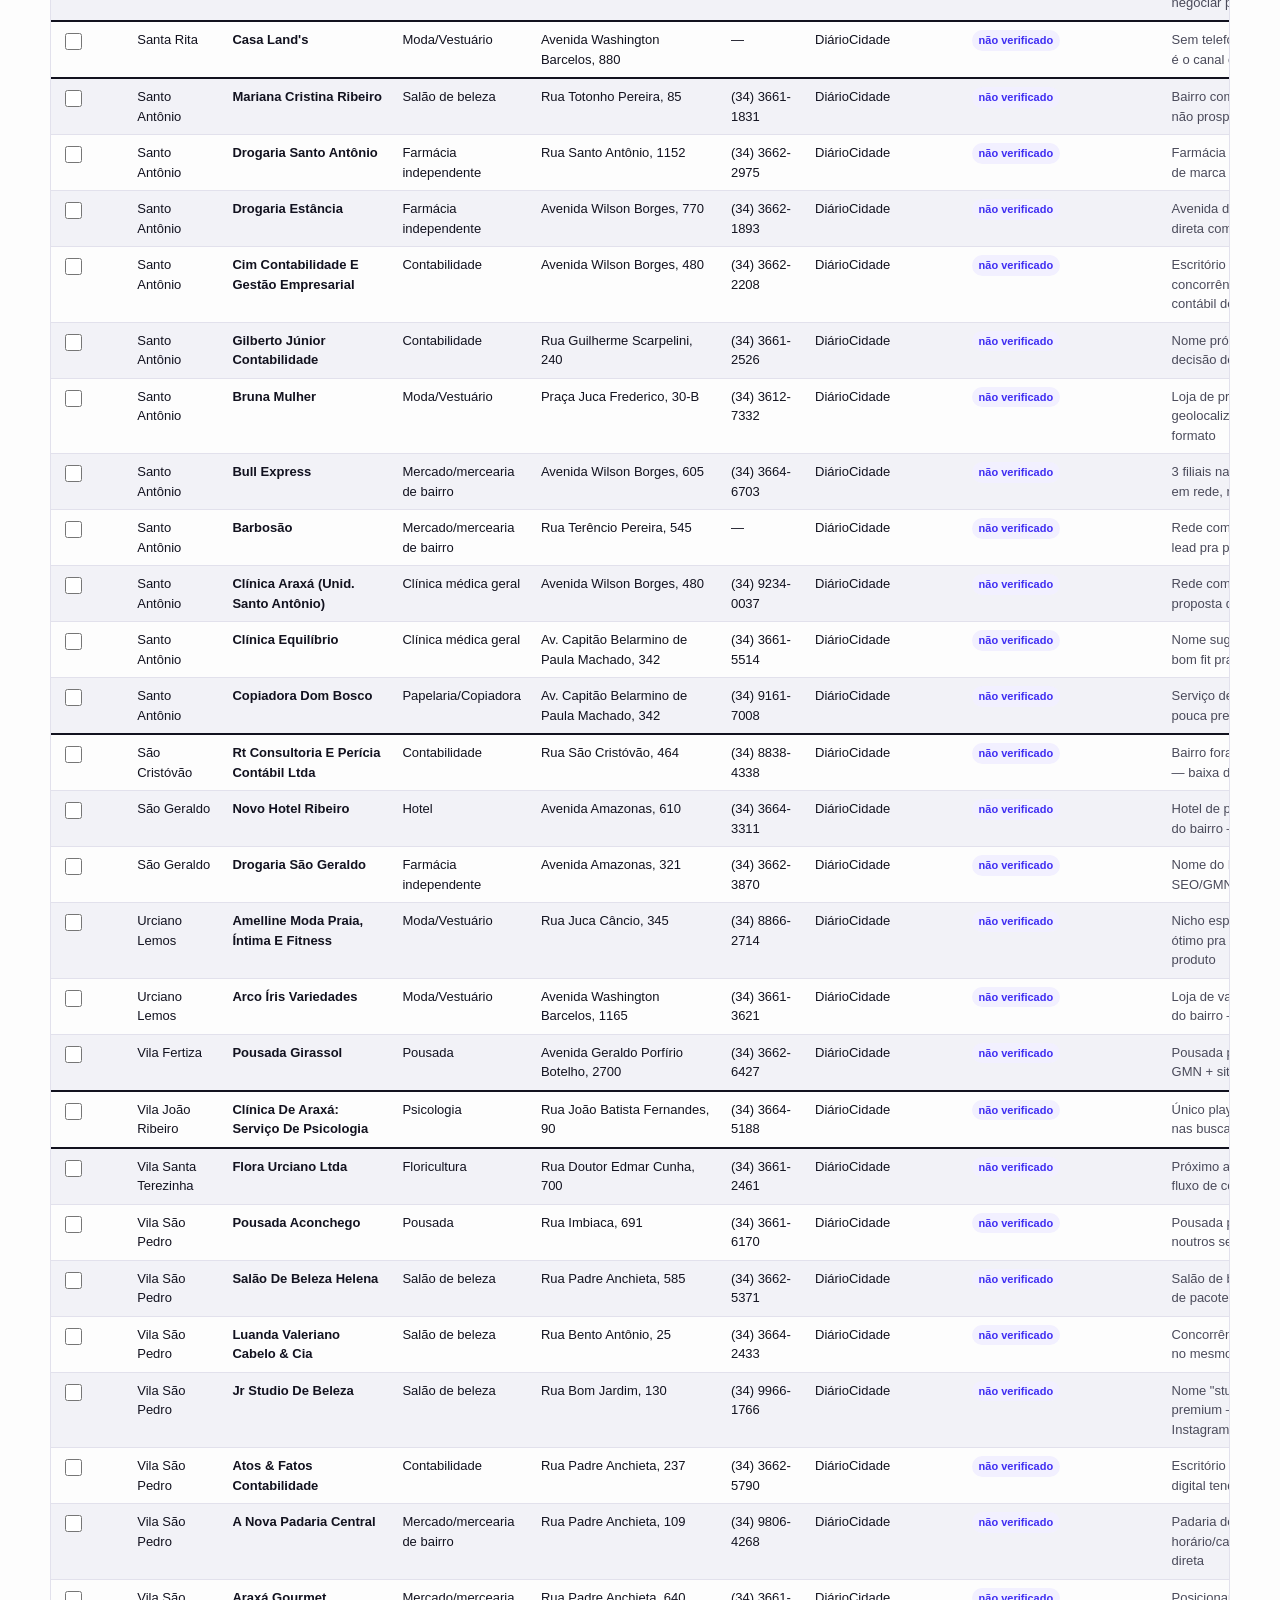
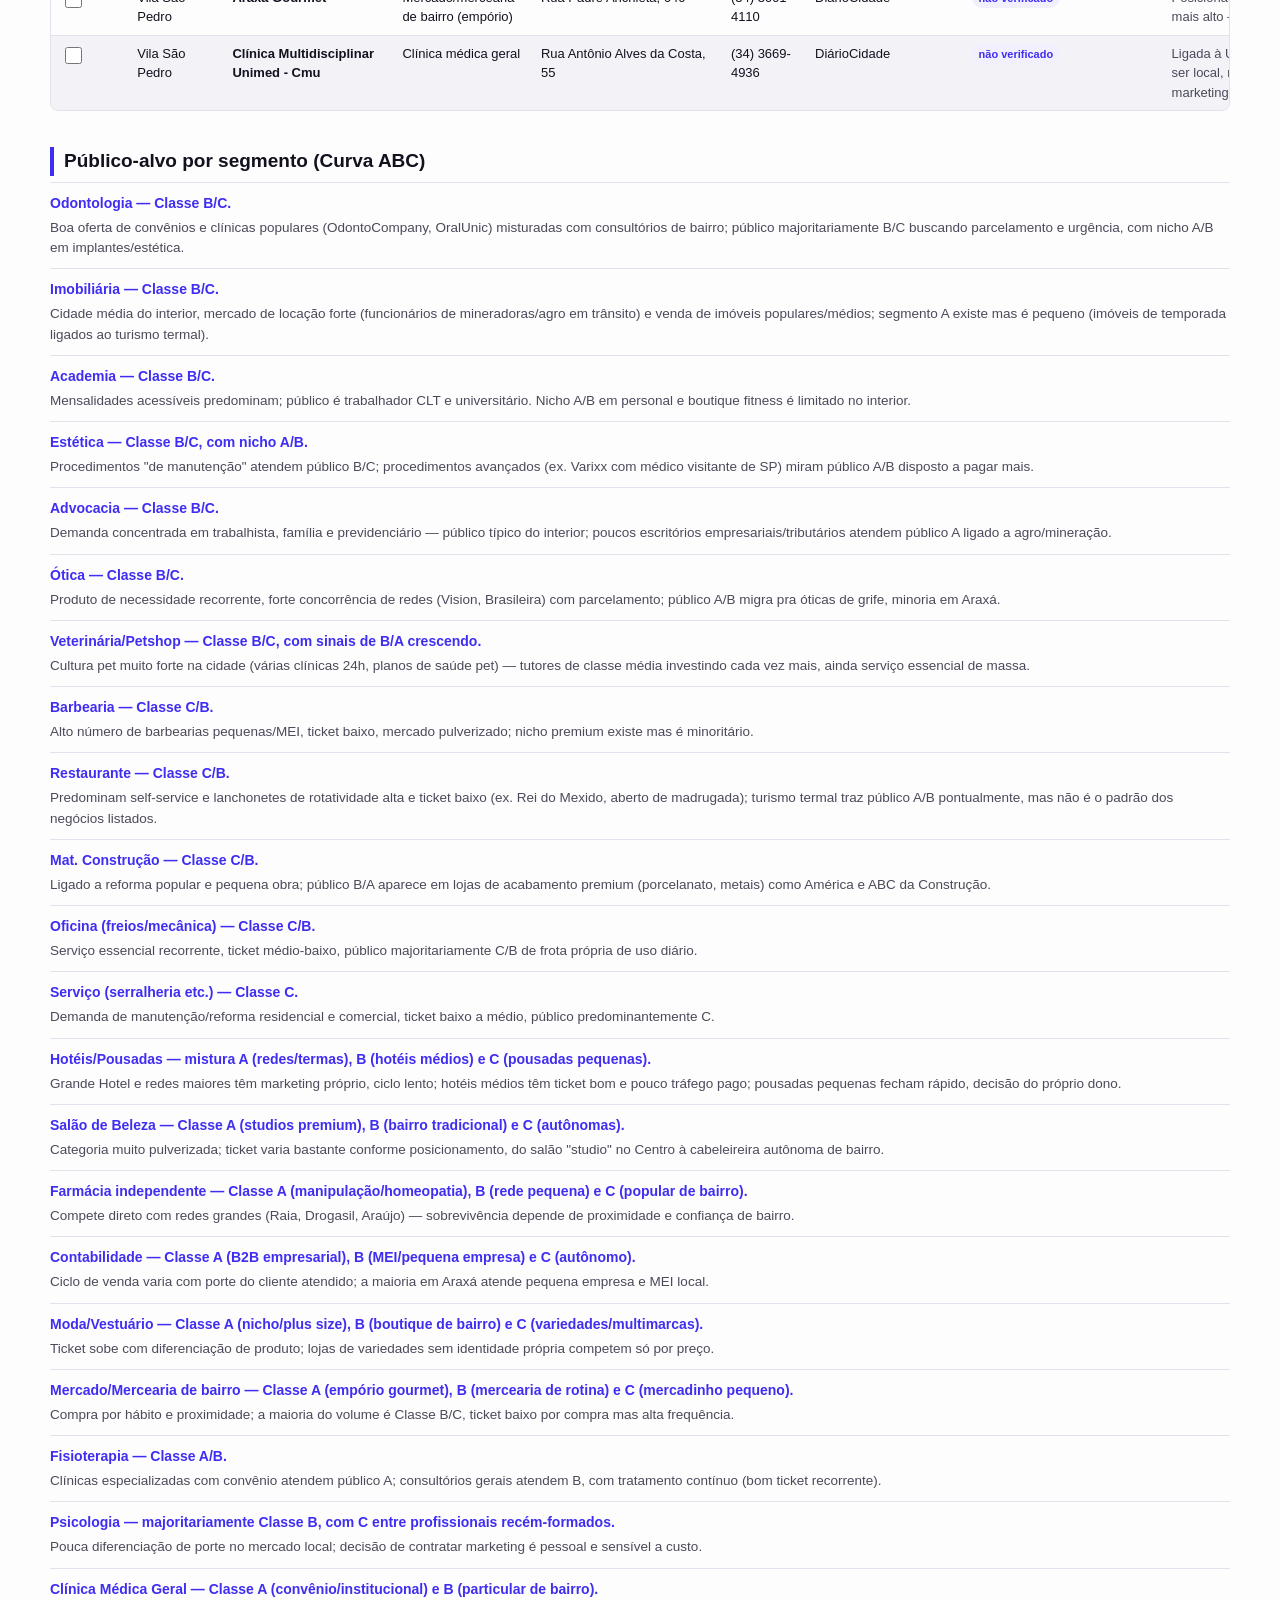
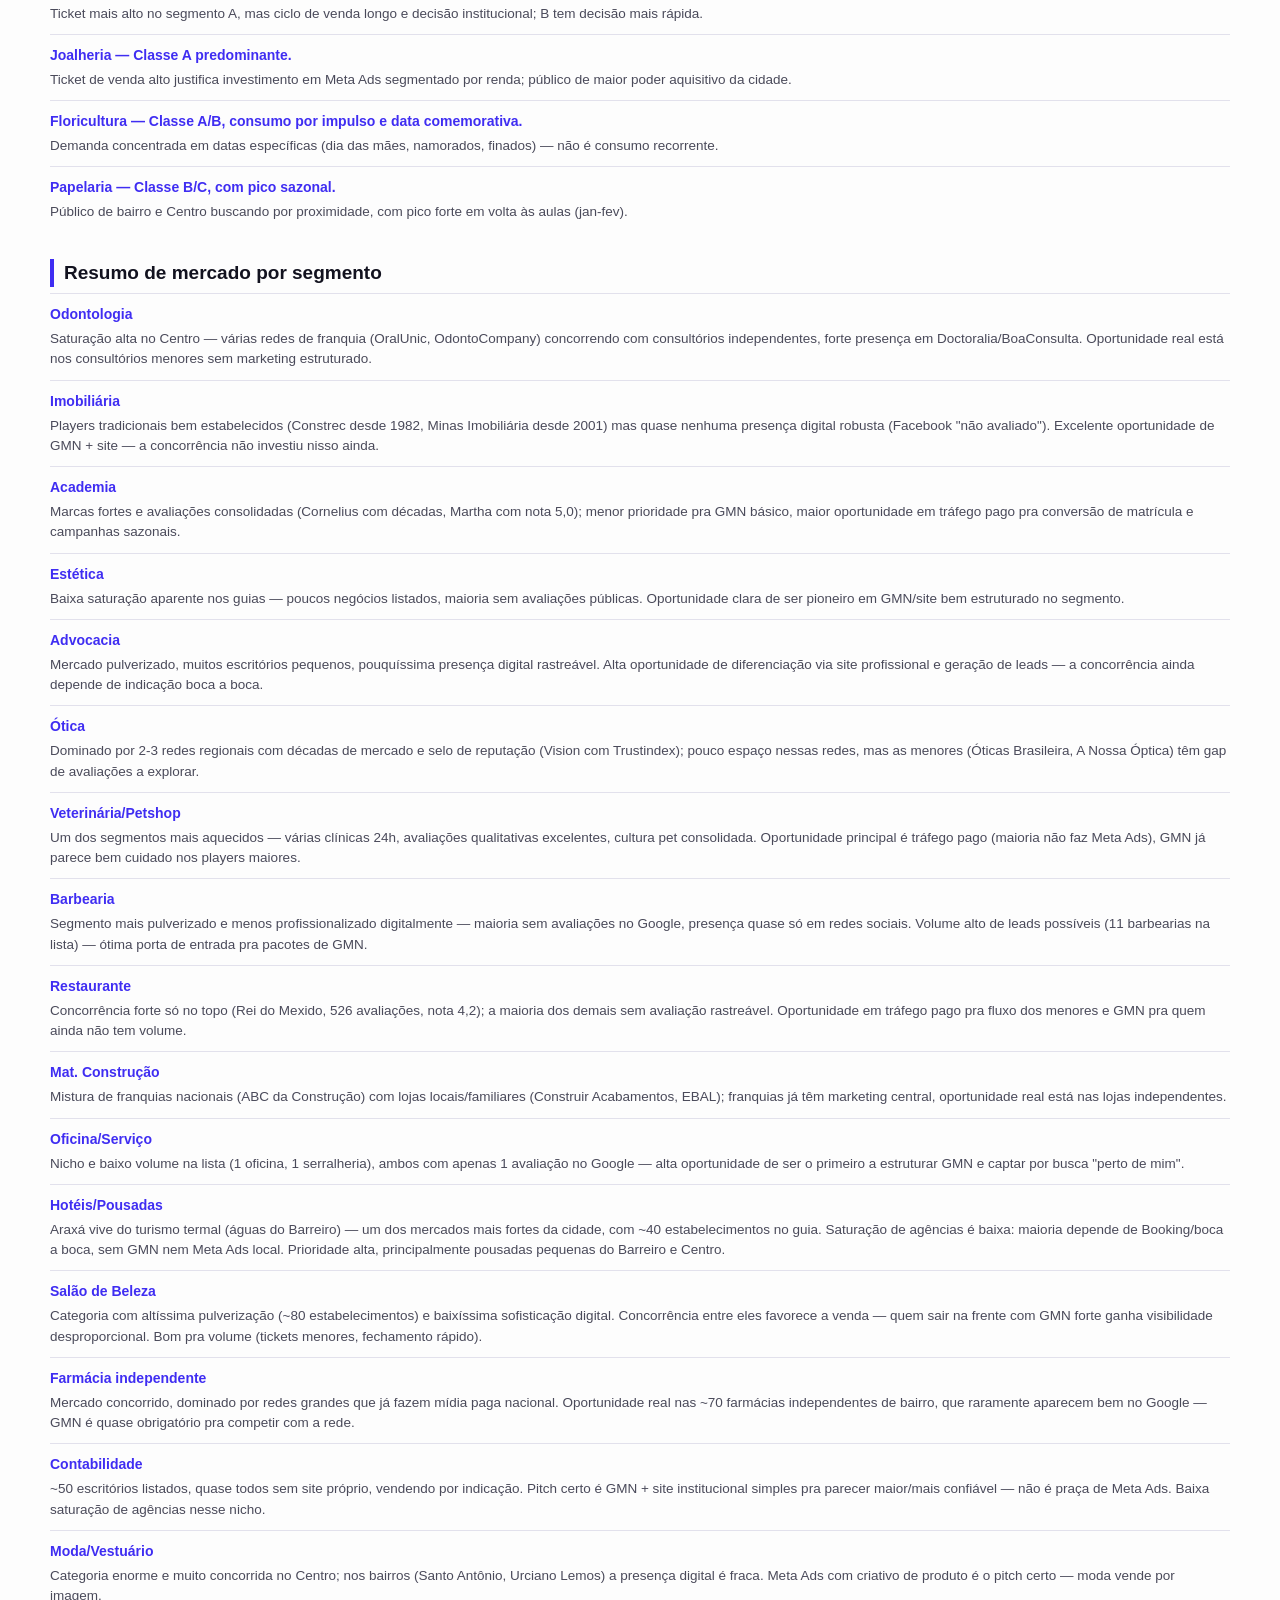
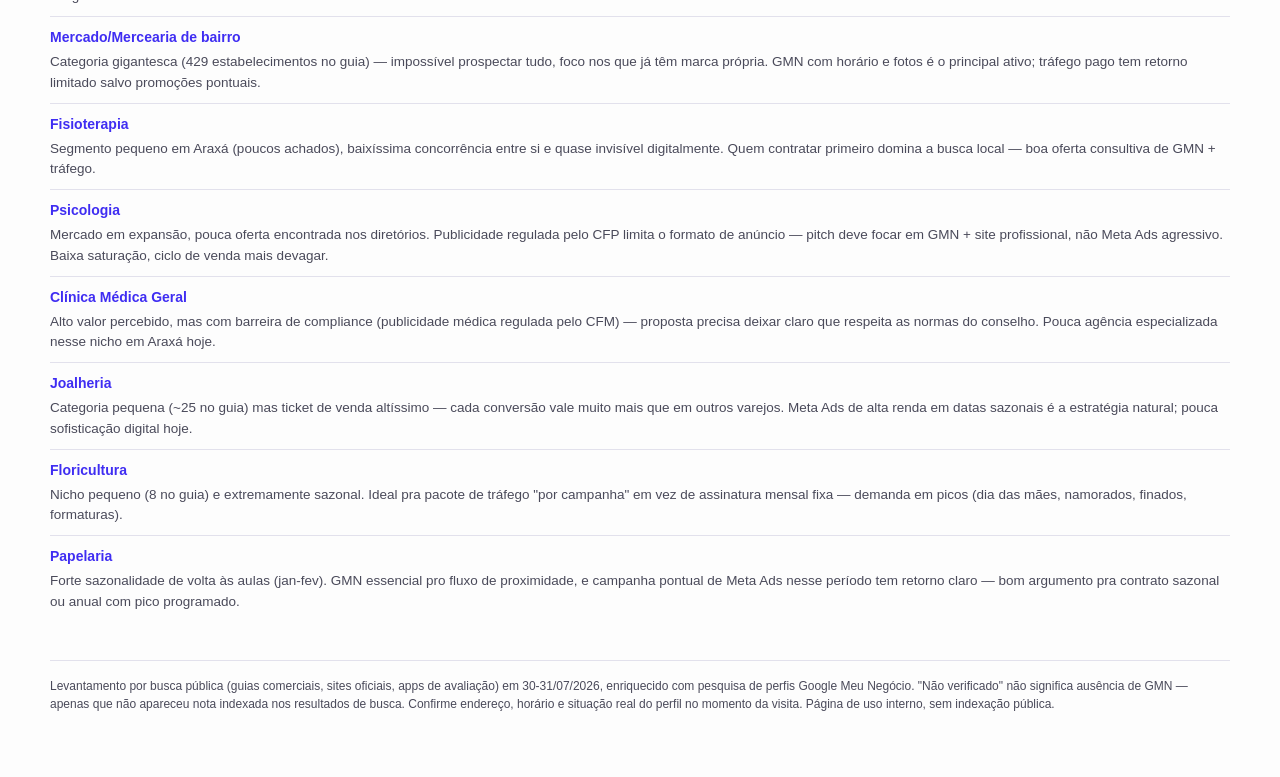
<file: prospeccao/araxa-2026-07-31.html>
<!DOCTYPE html>
<html lang="pt-BR">
<head>
<meta charset="UTF-8">
<meta name="viewport" content="width=device-width, initial-scale=1.0">
<meta name="robots" content="noindex, nofollow">
<title>Sondagem presencial — Araxá 31/07/2026 — CMS Analytica</title>
<style>
  :root{
    --azul:#3F2DF2;
    --preto:#12121F;
    --cinza-texto:#4A4A5A;
    --cinza-claro:#F2F2F7;
    --borda:#E2E1EC;
    --verde:#1FA855;
    --amarelo:#B5860B;
    --branco:#FDFDFD;
  }
  *{box-sizing:border-box;}
  body{
    margin:0; padding:0 16px 64px;
    background:var(--branco); color:var(--preto);
    font-family:-apple-system,"Segoe UI",Roboto,Arial,sans-serif;
    line-height:1.5;
  }
  .wrap{max-width:1180px;margin:0 auto;}
  header{padding:28px 0 18px;border-bottom:2px solid var(--preto);margin-bottom:24px;}
  header p.tag{margin:0 0 6px;font-size:12px;font-weight:700;letter-spacing:.06em;text-transform:uppercase;color:var(--azul);}
  header h1{margin:0 0 8px;font-size:26px;line-height:1.2;}
  header p.sub{margin:0;color:var(--cinza-texto);font-size:14px;max-width:70ch;}

  h2{font-size:19px;margin:36px 0 6px;border-left:4px solid var(--azul);padding-left:10px;}
  p.note{color:var(--cinza-texto);font-size:13px;margin:0 0 16px;max-width:80ch;}

  .table-scroll{overflow-x:auto;border:1px solid var(--borda);border-radius:8px;}
  table{border-collapse:collapse;width:100%;min-width:1100px;font-size:13px;}
  thead th{
    position:sticky;top:0;background:var(--preto);color:var(--branco);
    text-align:left;padding:9px 10px;font-weight:600;font-size:11.5px;
    text-transform:uppercase;letter-spacing:.03em;white-space:nowrap;
  }
  tbody td{padding:8px 10px;border-top:1px solid var(--borda);vertical-align:top;}
  tbody tr:nth-child(even){background:var(--cinza-claro);}
  tbody tr.bairro-first td{border-top:2px solid var(--preto);}
  td.empresa{font-weight:700;min-width:170px;}
  td.endereco{min-width:190px;}
  td.oportunidade{min-width:260px;color:var(--cinza-texto);}
  td.gmn{min-width:200px;}
  .chip{display:inline-block;font-size:11px;font-weight:700;padding:2px 7px;border-radius:99px;margin-bottom:3px;}
  .chip.forte{background:#E3F5EA;color:var(--verde);}
  .chip.fraca{background:#FCECEC;color:#C43A3A;}
  .chip.nv{background:#F2F0FF;color:var(--azul);}
  input[type=checkbox]{width:17px;height:17px;}

  ul.segmentos{margin:0;padding:0;list-style:none;display:flex;flex-direction:column;gap:10px;}
  ul.segmentos li{border-top:1px solid var(--borda);padding-top:10px;font-size:14px;}
  ul.segmentos li b{color:var(--azul);}
  ul.segmentos li p{margin:4px 0 0;color:var(--cinza-texto);font-size:13.5px;}

  footer{margin-top:48px;padding-top:16px;border-top:1px solid var(--borda);font-size:12px;color:var(--cinza-texto);}
</style>
</head>
<body>
<div class="wrap">

<header>
  <p class="tag">CMS Analytica · Uso interno</p>
  <h1>Sondagem presencial — Araxá/MG</h1>
  <p class="sub">Roteiro para abordagem porta a porta em 31/07/2026 e dias seguintes, vendendo Google Meu Negócio (GMN), site e gestão de tráfego pago. 96 negócios levantados em 21 bairros, cobrindo toda a área urbana de Araxá. Marque "Visitado" conforme for passando — fica salvo neste navegador.</p>
</header>

<h2>Tabela de prospecção</h2>
<p class="note">Coluna GMN = sinal de reputação/avaliações encontrado publicamente. "Não verificado" significa que não achamos nota indexada em busca — não significa ausência de perfil, confirme in loco.</p>

<div class="table-scroll">
<table id="tbl">
<thead>
<tr>
  <th>Visitado</th><th>Bairro</th><th>Empresa</th><th>Segmento</th><th>Endereço</th><th>Telefone</th><th>Fonte</th><th>GMN (nota/qtd)</th><th>Sinal de oportunidade</th>
</tr>
</thead>
<tbody>
<tr class="bairro-first"><td><input type="checkbox" data-id="0"></td><td>Centro</td><td class="empresa">OralUnic</td><td>Odontologia</td><td class="endereco">Praça Gov. Valadares, 100</td><td>(34) 3438-5600</td><td>Site oficial / Reclame Aqui</td><td class="gmn"><span class="chip nv">não verificado</span>Glassdoor funcionários 3,7/89 (não é nota de cliente)</td><td class="oportunidade">Franquia nacional — GMN provavelmente gerenciado pela rede; oportunidade média (tráfego pago é o gancho, não GMN)</td></tr>
<tr><td><input type="checkbox" data-id="1"></td><td>Centro</td><td class="empresa">Odontoclínica Araxá</td><td>Odontologia</td><td class="endereco">Rua Carvalho Lopes, 38</td><td>—</td><td>Busca geral</td><td class="gmn"><span class="chip nv">não verificado</span></td><td class="oportunidade">Nome não indexado com precisão nos guias — checar in loco; oportunidade potencial</td></tr>
<tr><td><input type="checkbox" data-id="2"></td><td>Centro</td><td class="empresa">Dental Araxá</td><td>Odontologia</td><td class="endereco">Rua Cassiano Lemos, 72</td><td>(34) 3661-3393</td><td>Busca geral</td><td class="gmn"><span class="chip nv">não verificado</span></td><td class="oportunidade">Nome não indexado com precisão nos guias — checar in loco; oportunidade potencial</td></tr>
<tr><td><input type="checkbox" data-id="3"></td><td>Centro</td><td class="empresa">Grupo Cornelius</td><td>Academia</td><td class="endereco">Rua Carvalho Lopes, 218</td><td>(34) 3661-3520</td><td>Guiamais / Wellhub / Gympass</td><td class="gmn"><span class="chip forte">forte</span>~786 avaliações somadas em apps de treino</td><td class="oportunidade">Marca tradicional (41 anos) — foco deveria ser tráfego pago para conversão, não GMN</td></tr>
<tr><td><input type="checkbox" data-id="4"></td><td>Centro</td><td class="empresa">Imobiliária Intacta</td><td>Imobiliária</td><td class="endereco">Rua Pres. Olegário Maciel, 1147</td><td>(34) 3662-1807</td><td>Instagram (4.749 seguidores) / site oficial</td><td class="gmn"><span class="chip nv">não verificado</span></td><td class="oportunidade">Forte em redes sociais mas sem sinal de GMN — oportunidade</td></tr>
<tr><td><input type="checkbox" data-id="5"></td><td>Centro</td><td class="empresa">Óticas Vision</td><td>Ótica</td><td class="endereco">Rua Pres. Olegário Maciel, 311 lj B</td><td>(34) 3662-5502</td><td>Site oficial (selo Trustindex)</td><td class="gmn"><span class="chip forte">forte</span>Selo Trustindex &gt;4,5 (12 meses)</td><td class="oportunidade">Rede de 35-36 anos, já investe em prova social — menos prioritário</td></tr>
<tr><td><input type="checkbox" data-id="6"></td><td>Centro</td><td class="empresa">Constrec Imobiliária</td><td>Imobiliária</td><td class="endereco">Av. Getúlio Vargas, 850</td><td>(34) 3662-1800</td><td>Facebook / Apontador</td><td class="gmn"><span class="chip fraca">fraca</span>Facebook "ainda não avaliado" (3 reviews)</td><td class="oportunidade">Empresa de 1982 sem presença digital robusta — oportunidade clara</td></tr>
<tr><td><input type="checkbox" data-id="7"></td><td>Centro</td><td class="empresa">Rogerio Amorim Advogados</td><td>Advocacia</td><td class="endereco">Av. Getúlio Vargas, 55</td><td>—</td><td>Busca geral</td><td class="gmn"><span class="chip nv">não verificado</span></td><td class="oportunidade">Nome não localizado com exatidão — checar in loco</td></tr>
<tr><td><input type="checkbox" data-id="8"></td><td>Centro</td><td class="empresa">Clínica Maria Bigai</td><td>Estética</td><td class="endereco">Rua Almeida Campos, 306</td><td>—</td><td>Acupuntura.net.br / Facebook</td><td class="gmn"><span class="chip nv">não verificado</span></td><td class="oportunidade">Sem avaliações públicas localizadas — oportunidade</td></tr>
<tr><td><input type="checkbox" data-id="9"></td><td>Centro</td><td class="empresa">F2 Academia</td><td>Academia</td><td class="endereco">Rua Almeida Campos, 9</td><td>(34) 3661-5325</td><td>Site oficial / Facebook</td><td class="gmn"><span class="chip nv">não verificado</span>comentários positivos qualitativos, sem contagem</td><td class="oportunidade">Bom conteúdo mas nota/volume não confirmados — reforçar avaliações</td></tr>
<tr><td><input type="checkbox" data-id="10"></td><td>Centro</td><td class="empresa">Rua Sete Barbearia</td><td>Barbearia</td><td class="endereco">Rua Almeida Campos, 407</td><td>(34) 99150-5936</td><td>Site oficial (app próprio)</td><td class="gmn"><span class="chip nv">não verificado</span></td><td class="oportunidade">Investe em app próprio — GMN pode estar em segundo plano; oportunidade</td></tr>
<tr><td><input type="checkbox" data-id="11"></td><td>Centro</td><td class="empresa">Martha Academia</td><td>Academia</td><td class="endereco">Av. Pref. Aracely de Paula, 2517</td><td>(34) 3662-9526</td><td>Fitfit.fitness</td><td class="gmn"><span class="chip forte">forte</span>5,0 ⭐ (38 avaliações)</td><td class="oportunidade">Já é "a melhor academia" na percepção local — menos prioritário</td></tr>
<tr><td><input type="checkbox" data-id="12"></td><td>Centro</td><td class="empresa">Clínica Varixx</td><td>Estética/Saúde</td><td class="endereco">Av. Imbiara, 1125</td><td>—</td><td>Site oficial / Doctoralia</td><td class="gmn"><span class="chip nv">não verificado</span></td><td class="oportunidade">Atendimento 1x/mês (médico de SP) — modelo nichado; oportunidade de tráfego sazonal</td></tr>
<tr><td><input type="checkbox" data-id="13"></td><td>Centro</td><td class="empresa">Paulo Roberto Santos Advogados</td><td>Advocacia</td><td class="endereco">Av. Imbiara, 787</td><td>—</td><td>EscritorioAdvocacia.org</td><td class="gmn"><span class="chip fraca">fraca/mista</span>5 avaliações em diretório terceiro (elogios e queixas de retorno)</td><td class="oportunidade">Oportunidade de reputação + geração de leads</td></tr>
<tr><td><input type="checkbox" data-id="14"></td><td>Centro</td><td class="empresa">Bruno Cabeleireiro e Barbearia</td><td>Barbearia</td><td class="endereco">Av. Imbiara, 1051 lj 06</td><td>(34) 3662-4412</td><td>Solutudo / Diário Cidade</td><td class="gmn"><span class="chip nv">não verificado</span></td><td class="oportunidade">Sem avaliações localizadas — oportunidade</td></tr>
<tr><td><input type="checkbox" data-id="15"></td><td>Centro</td><td class="empresa">Pitter Lanches</td><td>Lanchonete</td><td class="endereco">Av. Imbiara</td><td>—</td><td>Restaurant Guru / Tripadvisor</td><td class="gmn"><span class="chip forte">forte</span>Google 4,3 · Tripadvisor 4,4/5</td><td class="oportunidade">Já bem avaliado — foco em tráfego pago para delivery/fluxo</td></tr>
<tr><td><input type="checkbox" data-id="16"></td><td>Centro</td><td class="empresa">Óticas Brasileira</td><td>Ótica</td><td class="endereco">Av. Senador Montandon, 515</td><td>(34) 3661-3980</td><td>Guiatelefone</td><td class="gmn"><span class="chip fraca">fraca</span>11 avaliações em diretório (nota Google não isolada)</td><td class="oportunidade">Rede de 62 anos mas pouco digitalizada — oportunidade</td></tr>
<tr><td><input type="checkbox" data-id="17"></td><td>Centro</td><td class="empresa">Pet House</td><td>Veterinária 24h</td><td class="endereco">Av. Senador Montandon, 999</td><td>—</td><td>Site oficial / Facebook</td><td class="gmn"><span class="chip nv">não verificado</span></td><td class="oportunidade">Negócio recente (2022), 24h, plano de saúde próprio — oportunidade de site/tráfego</td></tr>
<tr><td><input type="checkbox" data-id="18"></td><td>Centro</td><td class="empresa">Espaço Pet</td><td>Petshop/Vet</td><td class="endereco">Av. Senador Montandon, 856-858</td><td>—</td><td>Petboop</td><td class="gmn"><span class="chip forte">provável forte</span>comentários muito positivos ("melhor da cidade"), sem nota numérica</td><td class="oportunidade">Provavelmente GMN forte — menos prioritário</td></tr>
<tr><td><input type="checkbox" data-id="19"></td><td>Centro</td><td class="empresa">A Nossa Óptica</td><td>Ótica</td><td class="endereco">Rua Dom José Gaspar, 311 lj 02</td><td>—</td><td>Otica.net.br</td><td class="gmn"><span class="chip nv">não verificado</span></td><td class="oportunidade">Sem avaliações localizadas — oportunidade</td></tr>
<tr><td><input type="checkbox" data-id="20"></td><td>Centro</td><td class="empresa">Centro Veterinário Araxá</td><td>Veterinária</td><td class="endereco">Rua Dom Bosco, 153</td><td>—</td><td>Site oficial (depoimentos)</td><td class="gmn"><span class="chip forte">provável forte</span>22 anos de atuação, comentários muito positivos</td><td class="oportunidade">Validar nota exata in loco — provável GMN forte</td></tr>
<tr><td><input type="checkbox" data-id="21"></td><td>Centro</td><td class="empresa">Ibarbearias</td><td>Barbearia</td><td class="endereco">Rua Dom Bosco, 20 lj 10</td><td>(34) 98162-2327</td><td>Diário Cidade / site oficial</td><td class="gmn"><span class="chip nv">não verificado</span></td><td class="oportunidade">Rede em reformulação (agora "Newbarbo") — momento de transição, oportunidade</td></tr>
<tr><td><input type="checkbox" data-id="22"></td><td>Centro</td><td class="empresa">Pereira e Ávila Advogados</td><td>Advocacia</td><td class="endereco">Rua Virgílio de Abreu, 375</td><td>—</td><td>Site oficial</td><td class="gmn"><span class="chip nv">não verificado</span></td><td class="oportunidade">Sem avaliações localizadas — oportunidade</td></tr>
<tr><td><input type="checkbox" data-id="23"></td><td>Centro</td><td class="empresa">Restaurante Rei do Mexido</td><td>Restaurante</td><td class="endereco">Rua Virgílio de Abreu, 194</td><td>—</td><td>Restaurant Guru / Tripadvisor</td><td class="gmn"><span class="chip forte">forte</span>Google 4,2 (526 avaliações)</td><td class="oportunidade">Alto volume de avaliações — foco pode ser tráfego pago, não GMN</td></tr>
<tr><td><input type="checkbox" data-id="24"></td><td>Centro</td><td class="empresa">D'Eluz Advogados</td><td>Advocacia</td><td class="endereco">Rua Mariano de Ávila, 222</td><td>—</td><td>Site oficial / Facebook</td><td class="gmn"><span class="chip nv">não verificado</span></td><td class="oportunidade">Escritório de 2001, estruturado, sem sinal de GMN forte — oportunidade</td></tr>
<tr><td><input type="checkbox" data-id="25"></td><td>Centro</td><td class="empresa">Restaurante Mineiridade</td><td>Restaurante</td><td class="endereco">Rua Cassiano Lemos, 67</td><td>—</td><td>Procuroacho / CNPJ</td><td class="gmn"><span class="chip nv">não verificado</span></td><td class="oportunidade">Sem avaliações localizadas — oportunidade</td></tr>
<tr><td><input type="checkbox" data-id="26"></td><td>Centro</td><td class="empresa">Toca dos Bichos</td><td>Veterinária</td><td class="endereco">Rua Cônego Cassiano, 413</td><td>—</td><td>Petboop / site oficial</td><td class="gmn"><span class="chip forte">provável forte</span>desde 2006, comentários muito positivos</td><td class="oportunidade">Validar nota exata in loco — provável GMN forte</td></tr>
<tr><td><input type="checkbox" data-id="27"></td><td>Centro</td><td class="empresa">DBarba Barbearia</td><td>Barbearia</td><td class="endereco">Rua Vigário de Abreu, 245</td><td>—</td><td>Facebook / Instagram</td><td class="gmn"><span class="chip fraca">fraca</span>presença só em redes sociais</td><td class="oportunidade">Sem GMN estruturado — oportunidade</td></tr>
<tr><td><input type="checkbox" data-id="28"></td><td>Centro</td><td class="empresa">Construir Acabamentos</td><td>Mat. Construção</td><td class="endereco">Praça Hely França, 5 lj A</td><td>(34) 3661-7944</td><td>Guiatelefone</td><td class="gmn"><span class="chip fraca">fraca</span>1 avaliação positiva</td><td class="oportunidade">Oportunidade clara</td></tr>

<tr class="bairro-first"><td><input type="checkbox" data-id="29"></td><td>São Geraldo</td><td class="empresa">Agro Campo Araxá</td><td>Petshop/Agro</td><td class="endereco">Av. Amazonas, 470</td><td>(34) 3661-6500</td><td>TutorCanino / Petboop</td><td class="gmn"><span class="chip forte">forte</span>4,8/5 (86 aval. TutorCanino) · 5,0 (3, Petboop)</td><td class="oportunidade">Menos prioritário — GMN já forte</td></tr>
<tr><td><input type="checkbox" data-id="30"></td><td>São Geraldo</td><td class="empresa">Restaurante do Gaúcho</td><td>Restaurante</td><td class="endereco">Av. Amazonas</td><td>—</td><td>Tripadvisor</td><td class="gmn"><span class="chip nv">não verificado</span></td><td class="oportunidade">Rodízio consolidado, sem nota clara localizada — oportunidade</td></tr>
<tr><td><input type="checkbox" data-id="31"></td><td>São Geraldo</td><td class="empresa">Luis Gustavo Barbearia</td><td>Barbearia</td><td class="endereco">Rua Rio Grande do Sul, 460</td><td>—</td><td>Diretórios gerais</td><td class="gmn"><span class="chip nv">não verificado</span></td><td class="oportunidade">Oportunidade</td></tr>
<tr><td><input type="checkbox" data-id="32"></td><td>São Geraldo</td><td class="empresa">Brooklin Barbearia</td><td>Barbearia</td><td class="endereco">Rua Pernambuco, 649 letra A</td><td>(34) 99109-2560</td><td>Solutudo</td><td class="gmn"><span class="chip fraca">fraca</span>"ainda não avaliada"</td><td class="oportunidade">Entre as 3 maiores barbearias de Araxá em porte, mas sem avaliações — oportunidade clara</td></tr>
<tr><td><input type="checkbox" data-id="33"></td><td>São Geraldo</td><td class="empresa">Serralheria Araxá</td><td>Serviço</td><td class="endereco">Rua Bahia</td><td>(34) 3662-1020</td><td>Guiafacil</td><td class="gmn"><span class="chip fraca">fraca</span>1 avaliação</td><td class="oportunidade">Oportunidade</td></tr>

<tr class="bairro-first"><td><input type="checkbox" data-id="34"></td><td>Urciano Lemos</td><td class="empresa">Alquimia Pet Shop</td><td>Petshop</td><td class="endereco">Av. Washington Barcelos, 899</td><td>(34) 3661-7759</td><td>Apontador</td><td class="gmn"><span class="chip fraca">fraca</span>sem avaliações</td><td class="oportunidade">Oportunidade</td></tr>
<tr><td><input type="checkbox" data-id="35"></td><td>Urciano Lemos</td><td class="empresa">Vip Barbearia</td><td>Barbearia</td><td class="endereco">Rua Washington Barcelos, 1140</td><td>—</td><td>Diretórios gerais</td><td class="gmn"><span class="chip nv">não verificado</span></td><td class="oportunidade">Oportunidade</td></tr>

<tr class="bairro-first"><td><input type="checkbox" data-id="36"></td><td>Vila Silveria</td><td class="empresa">Odontovida</td><td>Odontologia</td><td class="endereco">Av. Pref. Aracely de Paula, 2695</td><td>(34) 3661-6170</td><td>Solutudo / Diário Cidade</td><td class="gmn"><span class="chip nv">não verificado</span></td><td class="oportunidade">Oportunidade</td></tr>
<tr><td><input type="checkbox" data-id="37"></td><td>Vila Silveria</td><td class="empresa">Centro Veterinário Araxá (unid. 2)</td><td>Veterinária</td><td class="endereco">Rua Jason de Oliveira, 440</td><td>—</td><td>Site oficial</td><td class="gmn"><span class="chip forte">provável forte</span>mesma rede da unidade Centro</td><td class="oportunidade">Validar in loco — provável GMN forte</td></tr>
<tr><td><input type="checkbox" data-id="38"></td><td>Vila Silveria</td><td class="empresa">Requinte Restaurante e Lanchonete</td><td>Restaurante</td><td class="endereco">Av. Tancredo Neves</td><td>—</td><td>Busca geral</td><td class="gmn"><span class="chip nv">não verificado</span></td><td class="oportunidade">Nome comum (homônimos em outras cidades) — checar in loco</td></tr>

<tr class="bairro-first"><td><input type="checkbox" data-id="39"></td><td>Vila São Pedro</td><td class="empresa">Minas Imobiliária</td><td>Imobiliária</td><td class="endereco">Rua Padre Anchieta, 323</td><td>(34) 3661-5683</td><td>Facebook / Econodata</td><td class="gmn"><span class="chip fraca">fraca</span>Facebook "ainda não avaliado" (0 reviews)</td><td class="oportunidade">Empresa desde 2001 sem presença de avaliações — oportunidade clara</td></tr>
<tr><td><input type="checkbox" data-id="40"></td><td>Vila São Pedro</td><td class="empresa">Rural Pet</td><td>Petshop</td><td class="endereco">Av. Damaso Drumond, 500</td><td>(34) 98855-3832</td><td>Solutudo / DescubraOnline</td><td class="gmn"><span class="chip fraca">fraca</span>confirmado: zero avaliações em qualquer plataforma</td><td class="oportunidade">Oportunidade forte — primeiro a comentar ganha muito</td></tr>

<tr class="bairro-first"><td><input type="checkbox" data-id="41"></td><td>Alvorada</td><td class="empresa">Só Freios</td><td>Oficina</td><td class="endereco">Av. Carício Afonso Ribeiro, 650</td><td>(34) 3662-0006</td><td>Guiatelefone</td><td class="gmn"><span class="chip fraca">fraca</span>1 avaliação</td><td class="oportunidade">Oportunidade</td></tr>

<tr class="bairro-first"><td><input type="checkbox" data-id="42"></td><td>Jd. Res. Bela Vista</td><td class="empresa">Barbearia Ronaldo Silva</td><td>Barbearia</td><td class="endereco">Av. Dr. Pedro de Paula Lemos, 1125</td><td>—</td><td>Solutudo</td><td class="gmn"><span class="chip nv">não verificado</span></td><td class="oportunidade">Oportunidade</td></tr>
<tr><td><input type="checkbox" data-id="43"></td><td>Jd. Res. Bela Vista</td><td class="empresa">América Materiais de Construção</td><td>Mat. Construção</td><td class="endereco">Rua Honório de Paiva Abreu, 355</td><td>(34) 3661-2181</td><td>Site oficial / Facebook</td><td class="gmn"><span class="chip nv">moderado</span>comentários positivos qualitativos, sem nota exata</td><td class="oportunidade">Loja desde 2018, bem avaliada qualitativamente — reforçar volume de avaliações</td></tr>

<tr class="bairro-first"><td><input type="checkbox" data-id="44"></td><td>Vila Fertiza</td><td class="empresa">ABC da Construção</td><td>Mat. Construção</td><td class="endereco">Av. João Paulo II, 1745</td><td>—</td><td>Site oficial da rede</td><td class="gmn"><span class="chip nv">não verificado</span>Glassdoor 3,5/5 é nota de funcionários</td><td class="oportunidade">Franquia grande — GMN local pode estar subutilizado; oportunidade média</td></tr>

<tr class="bairro-first"><td><input type="checkbox" data-id="45"></td><td>Bom Jesus</td><td class="empresa">EBAL Material para Construção</td><td>Mat. Construção</td><td class="endereco">Av. Washington Barcelos</td><td>—</td><td>Diretórios gerais</td><td class="gmn"><span class="chip nv">não verificado</span></td><td class="oportunidade">Oportunidade</td></tr>

<tr><td><input type="checkbox" data-id="46"></td><td>Alvorada</td><td class="empresa">Farmácia Do Povo Araxá Ltda</td><td>Farmácia independente</td><td class="endereco">Avenida João Paulo II, 10</td><td>(34) 3661-6570</td><td>DiárioCidade</td><td class="gmn"><span class="chip nv">não verificado</span></td><td class="oportunidade">Farmácia de bairro sem rede — GMN fraco tende a perder cliente pra Raia/Drogasil próxima</td></tr>
<tr class="bairro-first"><td><input type="checkbox" data-id="47"></td><td>Barreiro</td><td class="empresa">Grande Hotel De Araxá E Termas Ltda</td><td>Hotel/Resort termal</td><td class="endereco">Rua Águas do Araxá, S/N</td><td>(31) 3265-2600</td><td>DiárioCidade</td><td class="gmn"><span class="chip nv">não verificado</span></td><td class="oportunidade">Maior hotel termal da cidade, prospect âncora do segmento turismo</td></tr>
<tr><td><input type="checkbox" data-id="48"></td><td>Barreiro</td><td class="empresa">Hotel Nacional Inn Previdência</td><td>Hotel</td><td class="endereco">Avenida do Contorno, S/N</td><td>(34) 3661-6642</td><td>DiárioCidade</td><td class="gmn"><span class="chip nv">não verificado</span></td><td class="oportunidade">Rede associada, mas gestão local pode terceirizar tráfego pago sazonal</td></tr>
<tr><td><input type="checkbox" data-id="49"></td><td>Bom Jesus</td><td class="empresa">Aline Modas</td><td>Moda/Vestuário</td><td class="endereco">Rua Washington Barcelos, 1043</td><td>(34) 3662-7272</td><td>DiárioCidade</td><td class="gmn"><span class="chip nv">não verificado</span></td><td class="oportunidade">Loja de bairro sem presença digital aparente — potencial site + Meta Ads local</td></tr>
<tr><td><input type="checkbox" data-id="50"></td><td>Centro</td><td class="empresa">Marta Coiffeur Aplicações</td><td>Salão de beleza (cabelo)</td><td class="endereco">Rua Presidente Olegário Maciel, 111</td><td>(34) 3661-8224</td><td>DiárioCidade</td><td class="gmn"><span class="chip nv">não verificado</span></td><td class="oportunidade">Salão tradicional no centro, alta concorrência — GMN otimizado destaca no mapa</td></tr>
<tr><td><input type="checkbox" data-id="51"></td><td>Centro</td><td class="empresa">Casa Da Beleza By Priscila Reis</td><td>Salão de beleza</td><td class="endereco">Rua Mariano de Ávila, 286</td><td>(34) 8444-1210</td><td>DiárioCidade</td><td class="gmn"><span class="chip nv">não verificado</span></td><td class="oportunidade">Nome próprio sugere negócio pequeno, bom fit pra pacote entrada GMN</td></tr>
<tr><td><input type="checkbox" data-id="52"></td><td>Centro</td><td class="empresa">Ab Contabilidade</td><td>Contabilidade</td><td class="endereco">Praça Hugo Levy, 66</td><td>(34) 3661-3861</td><td>DiárioCidade</td><td class="gmn"><span class="chip nv">não verificado</span></td><td class="oportunidade">Escritório contábil — ticket recorrente (mensalidade), venda de site institucional B2B</td></tr>
<tr><td><input type="checkbox" data-id="53"></td><td>Centro</td><td class="empresa">Borges & Silva Fisioterapia E Movimento</td><td>Fisioterapia</td><td class="endereco">Praça Elias Leime, 46</td><td>(34) 3662-6302</td><td>DiárioCidade</td><td class="gmn"><span class="chip nv">não verificado</span></td><td class="oportunidade">Poucos concorrentes no segmento — janela de entrada fácil com GMN + Ads</td></tr>
<tr><td><input type="checkbox" data-id="54"></td><td>Centro</td><td class="empresa">Clínica De Fisioterapia Saúde Do Corpo Ltda</td><td>Fisioterapia</td><td class="endereco">Avenida Imbiara, 880, Sala 07</td><td>(34) 3661-4091</td><td>DiárioCidade</td><td class="gmn"><span class="chip nv">não verificado</span></td><td class="oportunidade">Endereço nobre (Av. Imbiara) — ticket de proposta pode ser mais alto</td></tr>
<tr><td><input type="checkbox" data-id="55"></td><td>Centro</td><td class="empresa">Clínica De Psicologia Alívio</td><td>Psicologia</td><td class="endereco">Rua Tiradentes, 83</td><td>(34) 8864-3452</td><td>DiárioCidade</td><td class="gmn"><span class="chip nv">não verificado</span></td><td class="oportunidade">Segmento em crescimento pós-pandemia, baixa saturação local</td></tr>
<tr><td><input type="checkbox" data-id="56"></td><td>Centro</td><td class="empresa">Henrique Joalheiro Ltda</td><td>Joalheria</td><td class="endereco">Rua Presidente Olegário Maciel, 311</td><td>(34) 3661-5199</td><td>DiárioCidade</td><td class="gmn"><span class="chip nv">não verificado</span></td><td class="oportunidade">Ticket alto por venda — Meta Ads com boa segmentação de renda compensa</td></tr>
<tr><td><input type="checkbox" data-id="57"></td><td>Centro</td><td class="empresa">Joalheria Rezende</td><td>Joalheria</td><td class="endereco">Rua Presidente Olegário Maciel, 172</td><td>(34) 3661-4911</td><td>DiárioCidade</td><td class="gmn"><span class="chip nv">não verificado</span></td><td class="oportunidade">Duas filiais — negócio consolidado, decisor provavelmente acessível</td></tr>
<tr><td><input type="checkbox" data-id="58"></td><td>Centro</td><td class="empresa">Casarão Floricultura</td><td>Floricultura</td><td class="endereco">Avenida Vereador João Sena, 468-A</td><td>(34) 3662-0603</td><td>DiárioCidade</td><td class="gmn"><span class="chip nv">não verificado</span></td><td class="oportunidade">Datas sazonais (dia das mães, namorados) = pico natural pra campanha paga</td></tr>
<tr><td><input type="checkbox" data-id="59"></td><td>Centro</td><td class="empresa">Papelaria Regional</td><td>Papelaria</td><td class="endereco">Rua Calimério Guimarães, 341, Loja 01</td><td>(34) 3662-3898</td><td>DiárioCidade</td><td class="gmn"><span class="chip nv">não verificado</span></td><td class="oportunidade">Volta às aulas = janela forte pra campanha de curto prazo</td></tr>
<tr><td><input type="checkbox" data-id="60"></td><td>Centro</td><td class="empresa">Central Papelaria</td><td>Papelaria</td><td class="endereco">Rua Dom José Gaspar, 234</td><td>(34) 3661-1900</td><td>DiárioCidade</td><td class="gmn"><span class="chip nv">não verificado</span></td><td class="oportunidade">Concorrência direta com Papelaria Regional — bom pra comparar propostas</td></tr>
<tr class="bairro-first"><td><input type="checkbox" data-id="61"></td><td>Conjunto Hab. Boa Vista</td><td class="empresa">Floratta - Idarro</td><td>Floricultura</td><td class="endereco">Avenida José Ananias de Aguiar, 3575</td><td>(34) 3662-7851</td><td>DiárioCidade</td><td class="gmn"><span class="chip nv">não verificado</span></td><td class="oportunidade">Bairro fora do raio já prospectado — baixa concorrência de agências locais</td></tr>
<tr class="bairro-first"><td><input type="checkbox" data-id="62"></td><td>Conjunto Hab. Pão de Açúcar</td><td class="empresa">Isabel Cristina Martins</td><td>Joalheria</td><td class="endereco">Rua Baltazar Gonçalves de Matos, 400</td><td>(34) 3662-5790</td><td>DiárioCidade</td><td class="gmn"><span class="chip nv">não verificado</span></td><td class="oportunidade">Negócio individual (CPF/nome próprio) — decisão de compra rápida</td></tr>
<tr class="bairro-first"><td><input type="checkbox" data-id="63"></td><td>Lot. Novo Pão de Açúcar</td><td class="empresa">Comercial Bom Dia</td><td>Mercado/mercearia de bairro</td><td class="endereco">Avenida Sara Veras Matarim, 435</td><td>(34) 3664-7989</td><td>DiárioCidade</td><td class="gmn"><span class="chip nv">não verificado</span></td><td class="oportunidade">Mercearia de bairro residencial — GMN é o principal canal de descoberta local</td></tr>
<tr class="bairro-first"><td><input type="checkbox" data-id="64"></td><td>Morada do Sol</td><td class="empresa">Curare Filial 3</td><td>Farmácia independente</td><td class="endereco">Avenida Hitalo Ros, 1300</td><td>(34) 3662-3223</td><td>DiárioCidade</td><td class="gmn"><span class="chip nv">não verificado</span></td><td class="oportunidade">Rede local (Curare) com múltiplas filiais — proposta pode ser por rede, não só uma loja</td></tr>
<tr class="bairro-first"><td><input type="checkbox" data-id="65"></td><td>Novo São Geraldo</td><td class="empresa">Central Dona Beja</td><td>Pousada/Hotel</td><td class="endereco">Avenida Ministro Olavo Drumond, 45</td><td>(34) 3664-1726</td><td>DiárioCidade</td><td class="gmn"><span class="chip nv">não verificado</span></td><td class="oportunidade">Hospedagem ligada a turismo termal — bom case pra planejamento de mídia sazonal</td></tr>
<tr class="bairro-first"><td><input type="checkbox" data-id="66"></td><td>Parque das Mangabeiras</td><td class="empresa">Salão De Beleza Mariana Melo</td><td>Salão de beleza</td><td class="endereco">Rua Idelcio José Rufino, 275</td><td>(34) 8862-9591</td><td>DiárioCidade</td><td class="gmn"><span class="chip nv">não verificado</span></td><td class="oportunidade">Bairro residencial sem concorrência de agência — fácil de fechar por indicação local</td></tr>
<tr><td><input type="checkbox" data-id="67"></td><td>Parque das Mangabeiras</td><td class="empresa">Farmácia Boa Vista</td><td>Farmácia independente</td><td class="endereco">Rua Amador Carneiro de Melo, 185</td><td>(34) 3662-5790</td><td>DiárioCidade</td><td class="gmn"><span class="chip nv">não verificado</span></td><td class="oportunidade">Nome igual a outra unidade em bairro diferente — possível rede pequena, negociar pacote</td></tr>
<tr class="bairro-first"><td><input type="checkbox" data-id="68"></td><td>Santa Rita</td><td class="empresa">Casa Land's</td><td>Moda/Vestuário</td><td class="endereco">Avenida Washington Barcelos, 880</td><td>—</td><td>DiárioCidade</td><td class="gmn"><span class="chip nv">não verificado</span></td><td class="oportunidade">Sem telefone público — visita presencial é o canal certo pra esse prospect</td></tr>
<tr class="bairro-first"><td><input type="checkbox" data-id="69"></td><td>Santo Antônio</td><td class="empresa">Mariana Cristina Ribeiro</td><td>Salão de beleza</td><td class="endereco">Rua Totonho Pereira, 85</td><td>(34) 3661-1831</td><td>DiárioCidade</td><td class="gmn"><span class="chip nv">não verificado</span></td><td class="oportunidade">Bairro com forte volume comercial ainda não prospectado pela CMS</td></tr>
<tr><td><input type="checkbox" data-id="70"></td><td>Santo Antônio</td><td class="empresa">Drogaria Santo Antônio</td><td>Farmácia independente</td><td class="endereco">Rua Santo Antônio, 1152</td><td>(34) 3662-2975</td><td>DiárioCidade</td><td class="gmn"><span class="chip nv">não verificado</span></td><td class="oportunidade">Farmácia de bairro homônima — reforço de marca local via GMN</td></tr>
<tr><td><input type="checkbox" data-id="71"></td><td>Santo Antônio</td><td class="empresa">Drogaria Estância</td><td>Farmácia independente</td><td class="endereco">Avenida Wilson Borges, 770</td><td>(34) 3662-1893</td><td>DiárioCidade</td><td class="gmn"><span class="chip nv">não verificado</span></td><td class="oportunidade">Avenida de bom fluxo — concorrência direta com Drogaria Inova (mesma via)</td></tr>
<tr><td><input type="checkbox" data-id="72"></td><td>Santo Antônio</td><td class="empresa">Cim Contabilidade E Gestão Empresarial</td><td>Contabilidade</td><td class="endereco">Avenida Wilson Borges, 480</td><td>(34) 3662-2208</td><td>DiárioCidade</td><td class="gmn"><span class="chip nv">não verificado</span></td><td class="oportunidade">Escritório fora do Centro — pouca concorrência de marketing no segmento contábil de bairro</td></tr>
<tr><td><input type="checkbox" data-id="73"></td><td>Santo Antônio</td><td class="empresa">Gilberto Júnior Contabilidade</td><td>Contabilidade</td><td class="endereco">Rua Guilherme Scarpelini, 240</td><td>(34) 3661-2526</td><td>DiárioCidade</td><td class="gmn"><span class="chip nv">não verificado</span></td><td class="oportunidade">Nome próprio — provável dono único, decisão de compra direta</td></tr>
<tr><td><input type="checkbox" data-id="74"></td><td>Santo Antônio</td><td class="empresa">Bruna Mulher</td><td>Moda/Vestuário</td><td class="endereco">Praça Juca Frederico, 30-B</td><td>(34) 3612-7332</td><td>DiárioCidade</td><td class="gmn"><span class="chip nv">não verificado</span></td><td class="oportunidade">Loja de praça de bairro — Meta Ads geolocalizado converte bem nesse formato</td></tr>
<tr><td><input type="checkbox" data-id="75"></td><td>Santo Antônio</td><td class="empresa">Bull Express</td><td>Mercado/mercearia de bairro</td><td class="endereco">Avenida Wilson Borges, 605</td><td>(34) 3664-6703</td><td>DiárioCidade</td><td class="gmn"><span class="chip nv">não verificado</span></td><td class="oportunidade">3 filiais na cidade — negociar proposta em rede, não unidade única</td></tr>
<tr><td><input type="checkbox" data-id="76"></td><td>Santo Antônio</td><td class="empresa">Barbosão</td><td>Mercado/mercearia de bairro</td><td class="endereco">Rua Terêncio Pereira, 545</td><td>—</td><td>DiárioCidade</td><td class="gmn"><span class="chip nv">não verificado</span></td><td class="oportunidade">Rede com várias filiais na cidade — bom lead pra proposta corporativa</td></tr>
<tr><td><input type="checkbox" data-id="77"></td><td>Santo Antônio</td><td class="empresa">Clínica Araxá (Unid. Santo Antônio)</td><td>Clínica médica geral</td><td class="endereco">Avenida Wilson Borges, 480</td><td>(34) 9234-0037</td><td>DiárioCidade</td><td class="gmn"><span class="chip nv">não verificado</span></td><td class="oportunidade">Rede com 3 unidades na cidade — proposta de GMN multi-unidade</td></tr>
<tr><td><input type="checkbox" data-id="78"></td><td>Santo Antônio</td><td class="empresa">Clínica Equilíbrio</td><td>Clínica médica geral</td><td class="endereco">Av. Capitão Belarmino de Paula Machado, 342</td><td>(34) 3661-5514</td><td>DiárioCidade</td><td class="gmn"><span class="chip nv">não verificado</span></td><td class="oportunidade">Nome sugere clínica multidisciplinar — bom fit pra site institucional</td></tr>
<tr><td><input type="checkbox" data-id="79"></td><td>Santo Antônio</td><td class="empresa">Copiadora Dom Bosco</td><td>Papelaria/Copiadora</td><td class="endereco">Av. Capitão Belarmino de Paula Machado, 342</td><td>(34) 9161-7008</td><td>DiárioCidade</td><td class="gmn"><span class="chip nv">não verificado</span></td><td class="oportunidade">Serviço de nicho (impressão/cópia) com pouca presença digital comum no setor</td></tr>
<tr class="bairro-first"><td><input type="checkbox" data-id="80"></td><td>São Cristóvão</td><td class="empresa">Rt Consultoria E Perícia Contábil Ltda</td><td>Contabilidade</td><td class="endereco">Rua São Cristóvão, 464</td><td>(34) 8838-4338</td><td>DiárioCidade</td><td class="gmn"><span class="chip nv">não verificado</span></td><td class="oportunidade">Bairro fora do raio comum de prospecção — baixa disputa por atenção do dono</td></tr>
<tr><td><input type="checkbox" data-id="81"></td><td>São Geraldo</td><td class="empresa">Novo Hotel Ribeiro</td><td>Hotel</td><td class="endereco">Avenida Amazonas, 610</td><td>(34) 3664-3311</td><td>DiárioCidade</td><td class="gmn"><span class="chip nv">não verificado</span></td><td class="oportunidade">Hotel de porte médio na avenida principal do bairro — bom volume de busca local</td></tr>
<tr><td><input type="checkbox" data-id="82"></td><td>São Geraldo</td><td class="empresa">Drogaria São Geraldo</td><td>Farmácia independente</td><td class="endereco">Avenida Amazonas, 321</td><td>(34) 3662-3870</td><td>DiárioCidade</td><td class="gmn"><span class="chip nv">não verificado</span></td><td class="oportunidade">Nome do bairro na marca — forte pra SEO/GMN local</td></tr>
<tr><td><input type="checkbox" data-id="83"></td><td>Urciano Lemos</td><td class="empresa">Amelline Moda Praia, Íntima E Fitness</td><td>Moda/Vestuário</td><td class="endereco">Rua Juca Câncio, 345</td><td>(34) 8866-2714</td><td>DiárioCidade</td><td class="gmn"><span class="chip nv">não verificado</span></td><td class="oportunidade">Nicho específico (moda praia/fitness) — ótimo pra Meta Ads com criativo de produto</td></tr>
<tr><td><input type="checkbox" data-id="84"></td><td>Urciano Lemos</td><td class="empresa">Arco Íris Variedades</td><td>Moda/Vestuário</td><td class="endereco">Avenida Washington Barcelos, 1165</td><td>(34) 3661-3621</td><td>DiárioCidade</td><td class="gmn"><span class="chip nv">não verificado</span></td><td class="oportunidade">Loja de variedades na avenida principal do bairro — bom fluxo de passagem</td></tr>
<tr><td><input type="checkbox" data-id="85"></td><td>Vila Fertiza</td><td class="empresa">Pousada Girassol</td><td>Pousada</td><td class="endereco">Avenida Geraldo Porfírio Botelho, 2700</td><td>(34) 3662-6427</td><td>DiárioCidade</td><td class="gmn"><span class="chip nv">não verificado</span></td><td class="oportunidade">Pousada pequena — pacote de entrada GMN + site simples é o fit ideal</td></tr>
<tr class="bairro-first"><td><input type="checkbox" data-id="86"></td><td>Vila João Ribeiro</td><td class="empresa">Clínica De Araxá: Serviço De Psicologia</td><td>Psicologia</td><td class="endereco">Rua João Batista Fernandes, 90</td><td>(34) 3664-5188</td><td>DiárioCidade</td><td class="gmn"><span class="chip nv">não verificado</span></td><td class="oportunidade">Único player de psicologia fora do Centro nas buscas — baixa concorrência local</td></tr>
<tr class="bairro-first"><td><input type="checkbox" data-id="87"></td><td>Vila Santa Terezinha</td><td class="empresa">Flora Urciano Ltda</td><td>Floricultura</td><td class="endereco">Rua Doutor Edmar Cunha, 700</td><td>(34) 3661-2461</td><td>DiárioCidade</td><td class="gmn"><span class="chip nv">não verificado</span></td><td class="oportunidade">Próximo ao Sesc/hospitais da região — fluxo de coroas de flores e presentes</td></tr>
<tr><td><input type="checkbox" data-id="88"></td><td>Vila São Pedro</td><td class="empresa">Pousada Aconchego</td><td>Pousada</td><td class="endereco">Rua Imbiaca, 691</td><td>(34) 3661-6170</td><td>DiárioCidade</td><td class="gmn"><span class="chip nv">não verificado</span></td><td class="oportunidade">Pousada pequena em bairro já mapeado noutros segmentos — visita já vale a rota</td></tr>
<tr><td><input type="checkbox" data-id="89"></td><td>Vila São Pedro</td><td class="empresa">Salão De Beleza Helena</td><td>Salão de beleza</td><td class="endereco">Rua Padre Anchieta, 585</td><td>(34) 3662-5371</td><td>DiárioCidade</td><td class="gmn"><span class="chip nv">não verificado</span></td><td class="oportunidade">Salão de bairro tradicional — bom teste de pacote básico GMN</td></tr>
<tr><td><input type="checkbox" data-id="90"></td><td>Vila São Pedro</td><td class="empresa">Luanda Valeriano Cabelo & Cia</td><td>Salão de beleza</td><td class="endereco">Rua Bento Antônio, 25</td><td>(34) 3664-2433</td><td>DiárioCidade</td><td class="gmn"><span class="chip nv">não verificado</span></td><td class="oportunidade">Concorrência direta com Salão Helena no mesmo bairro — bom pra comparar</td></tr>
<tr><td><input type="checkbox" data-id="91"></td><td>Vila São Pedro</td><td class="empresa">Jr Studio De Beleza</td><td>Salão de beleza</td><td class="endereco">Rua Bom Jardim, 130</td><td>(34) 9966-1766</td><td>DiárioCidade</td><td class="gmn"><span class="chip nv">não verificado</span></td><td class="oportunidade">Nome "studio" sugere posicionamento premium — bom pra proposta com Instagram Ads</td></tr>
<tr><td><input type="checkbox" data-id="92"></td><td>Vila São Pedro</td><td class="empresa">Atos & Fatos Contabilidade</td><td>Contabilidade</td><td class="endereco">Rua Padre Anchieta, 237</td><td>(34) 3662-5790</td><td>DiárioCidade</td><td class="gmn"><span class="chip nv">não verificado</span></td><td class="oportunidade">Escritório fora do Centro — presença digital tende a ser fraca</td></tr>
<tr><td><input type="checkbox" data-id="93"></td><td>Vila São Pedro</td><td class="empresa">A Nova Padaria Central</td><td>Mercado/mercearia de bairro</td><td class="endereco">Rua Padre Anchieta, 109</td><td>(34) 9806-4268</td><td>DiárioCidade</td><td class="gmn"><span class="chip nv">não verificado</span></td><td class="oportunidade">Padaria de bairro — GMN com horário/cardápio atualizado gera visita direta</td></tr>
<tr><td><input type="checkbox" data-id="94"></td><td>Vila São Pedro</td><td class="empresa">Araxá Gourmet</td><td>Mercado/mercearia de bairro (empório)</td><td class="endereco">Rua Padre Anchieta, 640</td><td>(34) 3661-4110</td><td>DiárioCidade</td><td class="gmn"><span class="chip nv">não verificado</span></td><td class="oportunidade">Posicionamento "gourmet" sugere ticket mais alto — bom fit pra Ads de produto</td></tr>
<tr><td><input type="checkbox" data-id="95"></td><td>Vila São Pedro</td><td class="empresa">Clínica Multidisciplinar Unimed - Cmu</td><td>Clínica médica geral</td><td class="endereco">Rua Antônio Alves da Costa, 55</td><td>(34) 3669-4936</td><td>DiárioCidade</td><td class="gmn"><span class="chip nv">não verificado</span></td><td class="oportunidade">Ligada à Unimed — decisão pode não ser local, mas vale checar autonomia de marketing</td></tr>
</tbody>
</table>
</div>

<h2>Público-alvo por segmento (Curva ABC)</h2>
<ul class="segmentos">
<li><b>Odontologia — Classe B/C.</b><p>Boa oferta de convênios e clínicas populares (OdontoCompany, OralUnic) misturadas com consultórios de bairro; público majoritariamente B/C buscando parcelamento e urgência, com nicho A/B em implantes/estética.</p></li>
<li><b>Imobiliária — Classe B/C.</b><p>Cidade média do interior, mercado de locação forte (funcionários de mineradoras/agro em trânsito) e venda de imóveis populares/médios; segmento A existe mas é pequeno (imóveis de temporada ligados ao turismo termal).</p></li>
<li><b>Academia — Classe B/C.</b><p>Mensalidades acessíveis predominam; público é trabalhador CLT e universitário. Nicho A/B em personal e boutique fitness é limitado no interior.</p></li>
<li><b>Estética — Classe B/C, com nicho A/B.</b><p>Procedimentos "de manutenção" atendem público B/C; procedimentos avançados (ex. Varixx com médico visitante de SP) miram público A/B disposto a pagar mais.</p></li>
<li><b>Advocacia — Classe B/C.</b><p>Demanda concentrada em trabalhista, família e previdenciário — público típico do interior; poucos escritórios empresariais/tributários atendem público A ligado a agro/mineração.</p></li>
<li><b>Ótica — Classe B/C.</b><p>Produto de necessidade recorrente, forte concorrência de redes (Vision, Brasileira) com parcelamento; público A/B migra pra óticas de grife, minoria em Araxá.</p></li>
<li><b>Veterinária/Petshop — Classe B/C, com sinais de B/A crescendo.</b><p>Cultura pet muito forte na cidade (várias clínicas 24h, planos de saúde pet) — tutores de classe média investindo cada vez mais, ainda serviço essencial de massa.</p></li>
<li><b>Barbearia — Classe C/B.</b><p>Alto número de barbearias pequenas/MEI, ticket baixo, mercado pulverizado; nicho premium existe mas é minoritário.</p></li>
<li><b>Restaurante — Classe C/B.</b><p>Predominam self-service e lanchonetes de rotatividade alta e ticket baixo (ex. Rei do Mexido, aberto de madrugada); turismo termal traz público A/B pontualmente, mas não é o padrão dos negócios listados.</p></li>
<li><b>Mat. Construção — Classe C/B.</b><p>Ligado a reforma popular e pequena obra; público B/A aparece em lojas de acabamento premium (porcelanato, metais) como América e ABC da Construção.</p></li>
<li><b>Oficina (freios/mecânica) — Classe C/B.</b><p>Serviço essencial recorrente, ticket médio-baixo, público majoritariamente C/B de frota própria de uso diário.</p></li>
<li><b>Serviço (serralheria etc.) — Classe C.</b><p>Demanda de manutenção/reforma residencial e comercial, ticket baixo a médio, público predominantemente C.</p></li>
<li><b>Hotéis/Pousadas — mistura A (redes/termas), B (hotéis médios) e C (pousadas pequenas).</b><p>Grande Hotel e redes maiores têm marketing próprio, ciclo lento; hotéis médios têm ticket bom e pouco tráfego pago; pousadas pequenas fecham rápido, decisão do próprio dono.</p></li>
<li><b>Salão de Beleza — Classe A (studios premium), B (bairro tradicional) e C (autônomas).</b><p>Categoria muito pulverizada; ticket varia bastante conforme posicionamento, do salão "studio" no Centro à cabeleireira autônoma de bairro.</p></li>
<li><b>Farmácia independente — Classe A (manipulação/homeopatia), B (rede pequena) e C (popular de bairro).</b><p>Compete direto com redes grandes (Raia, Drogasil, Araújo) — sobrevivência depende de proximidade e confiança de bairro.</p></li>
<li><b>Contabilidade — Classe A (B2B empresarial), B (MEI/pequena empresa) e C (autônomo).</b><p>Ciclo de venda varia com porte do cliente atendido; a maioria em Araxá atende pequena empresa e MEI local.</p></li>
<li><b>Moda/Vestuário — Classe A (nicho/plus size), B (boutique de bairro) e C (variedades/multimarcas).</b><p>Ticket sobe com diferenciação de produto; lojas de variedades sem identidade própria competem só por preço.</p></li>
<li><b>Mercado/Mercearia de bairro — Classe A (empório gourmet), B (mercearia de rotina) e C (mercadinho pequeno).</b><p>Compra por hábito e proximidade; a maioria do volume é Classe B/C, ticket baixo por compra mas alta frequência.</p></li>
<li><b>Fisioterapia — Classe A/B.</b><p>Clínicas especializadas com convênio atendem público A; consultórios gerais atendem B, com tratamento contínuo (bom ticket recorrente).</p></li>
<li><b>Psicologia — majoritariamente Classe B, com C entre profissionais recém-formados.</b><p>Pouca diferenciação de porte no mercado local; decisão de contratar marketing é pessoal e sensível a custo.</p></li>
<li><b>Clínica Médica Geral — Classe A (convênio/institucional) e B (particular de bairro).</b><p>Ticket mais alto no segmento A, mas ciclo de venda longo e decisão institucional; B tem decisão mais rápida.</p></li>
<li><b>Joalheria — Classe A predominante.</b><p>Ticket de venda alto justifica investimento em Meta Ads segmentado por renda; público de maior poder aquisitivo da cidade.</p></li>
<li><b>Floricultura — Classe A/B, consumo por impulso e data comemorativa.</b><p>Demanda concentrada em datas específicas (dia das mães, namorados, finados) — não é consumo recorrente.</p></li>
<li><b>Papelaria — Classe B/C, com pico sazonal.</b><p>Público de bairro e Centro buscando por proximidade, com pico forte em volta às aulas (jan-fev).</p></li>
</ul>

<h2>Resumo de mercado por segmento</h2>
<ul class="segmentos">
<li><b>Odontologia</b><p>Saturação alta no Centro — várias redes de franquia (OralUnic, OdontoCompany) concorrendo com consultórios independentes, forte presença em Doctoralia/BoaConsulta. Oportunidade real está nos consultórios menores sem marketing estruturado.</p></li>
<li><b>Imobiliária</b><p>Players tradicionais bem estabelecidos (Constrec desde 1982, Minas Imobiliária desde 2001) mas quase nenhuma presença digital robusta (Facebook "não avaliado"). Excelente oportunidade de GMN + site — a concorrência não investiu nisso ainda.</p></li>
<li><b>Academia</b><p>Marcas fortes e avaliações consolidadas (Cornelius com décadas, Martha com nota 5,0); menor prioridade pra GMN básico, maior oportunidade em tráfego pago pra conversão de matrícula e campanhas sazonais.</p></li>
<li><b>Estética</b><p>Baixa saturação aparente nos guias — poucos negócios listados, maioria sem avaliações públicas. Oportunidade clara de ser pioneiro em GMN/site bem estruturado no segmento.</p></li>
<li><b>Advocacia</b><p>Mercado pulverizado, muitos escritórios pequenos, pouquíssima presença digital rastreável. Alta oportunidade de diferenciação via site profissional e geração de leads — a concorrência ainda depende de indicação boca a boca.</p></li>
<li><b>Ótica</b><p>Dominado por 2-3 redes regionais com décadas de mercado e selo de reputação (Vision com Trustindex); pouco espaço nessas redes, mas as menores (Óticas Brasileira, A Nossa Óptica) têm gap de avaliações a explorar.</p></li>
<li><b>Veterinária/Petshop</b><p>Um dos segmentos mais aquecidos — várias clínicas 24h, avaliações qualitativas excelentes, cultura pet consolidada. Oportunidade principal é tráfego pago (maioria não faz Meta Ads), GMN já parece bem cuidado nos players maiores.</p></li>
<li><b>Barbearia</b><p>Segmento mais pulverizado e menos profissionalizado digitalmente — maioria sem avaliações no Google, presença quase só em redes sociais. Volume alto de leads possíveis (11 barbearias na lista) — ótima porta de entrada pra pacotes de GMN.</p></li>
<li><b>Restaurante</b><p>Concorrência forte só no topo (Rei do Mexido, 526 avaliações, nota 4,2); a maioria dos demais sem avaliação rastreável. Oportunidade em tráfego pago pra fluxo dos menores e GMN pra quem ainda não tem volume.</p></li>
<li><b>Mat. Construção</b><p>Mistura de franquias nacionais (ABC da Construção) com lojas locais/familiares (Construir Acabamentos, EBAL); franquias já têm marketing central, oportunidade real está nas lojas independentes.</p></li>
<li><b>Oficina/Serviço</b><p>Nicho e baixo volume na lista (1 oficina, 1 serralheria), ambos com apenas 1 avaliação no Google — alta oportunidade de ser o primeiro a estruturar GMN e captar por busca "perto de mim".</p></li>
<li><b>Hotéis/Pousadas</b><p>Araxá vive do turismo termal (águas do Barreiro) — um dos mercados mais fortes da cidade, com ~40 estabelecimentos no guia. Saturação de agências é baixa: maioria depende de Booking/boca a boca, sem GMN nem Meta Ads local. Prioridade alta, principalmente pousadas pequenas do Barreiro e Centro.</p></li>
<li><b>Salão de Beleza</b><p>Categoria com altíssima pulverização (~80 estabelecimentos) e baixíssima sofisticação digital. Concorrência entre eles favorece a venda — quem sair na frente com GMN forte ganha visibilidade desproporcional. Bom pra volume (tickets menores, fechamento rápido).</p></li>
<li><b>Farmácia independente</b><p>Mercado concorrido, dominado por redes grandes que já fazem mídia paga nacional. Oportunidade real nas ~70 farmácias independentes de bairro, que raramente aparecem bem no Google — GMN é quase obrigatório pra competir com a rede.</p></li>
<li><b>Contabilidade</b><p>~50 escritórios listados, quase todos sem site próprio, vendendo por indicação. Pitch certo é GMN + site institucional simples pra parecer maior/mais confiável — não é praça de Meta Ads. Baixa saturação de agências nesse nicho.</p></li>
<li><b>Moda/Vestuário</b><p>Categoria enorme e muito concorrida no Centro; nos bairros (Santo Antônio, Urciano Lemos) a presença digital é fraca. Meta Ads com criativo de produto é o pitch certo — moda vende por imagem.</p></li>
<li><b>Mercado/Mercearia de bairro</b><p>Categoria gigantesca (429 estabelecimentos no guia) — impossível prospectar tudo, foco nos que já têm marca própria. GMN com horário e fotos é o principal ativo; tráfego pago tem retorno limitado salvo promoções pontuais.</p></li>
<li><b>Fisioterapia</b><p>Segmento pequeno em Araxá (poucos achados), baixíssima concorrência entre si e quase invisível digitalmente. Quem contratar primeiro domina a busca local — boa oferta consultiva de GMN + tráfego.</p></li>
<li><b>Psicologia</b><p>Mercado em expansão, pouca oferta encontrada nos diretórios. Publicidade regulada pelo CFP limita o formato de anúncio — pitch deve focar em GMN + site profissional, não Meta Ads agressivo. Baixa saturação, ciclo de venda mais devagar.</p></li>
<li><b>Clínica Médica Geral</b><p>Alto valor percebido, mas com barreira de compliance (publicidade médica regulada pelo CFM) — proposta precisa deixar claro que respeita as normas do conselho. Pouca agência especializada nesse nicho em Araxá hoje.</p></li>
<li><b>Joalheria</b><p>Categoria pequena (~25 no guia) mas ticket de venda altíssimo — cada conversão vale muito mais que em outros varejos. Meta Ads de alta renda em datas sazonais é a estratégia natural; pouca sofisticação digital hoje.</p></li>
<li><b>Floricultura</b><p>Nicho pequeno (8 no guia) e extremamente sazonal. Ideal pra pacote de tráfego "por campanha" em vez de assinatura mensal fixa — demanda em picos (dia das mães, namorados, finados, formaturas).</p></li>
<li><b>Papelaria</b><p>Forte sazonalidade de volta às aulas (jan-fev). GMN essencial pro fluxo de proximidade, e campanha pontual de Meta Ads nesse período tem retorno claro — bom argumento pra contrato sazonal ou anual com pico programado.</p></li>
</ul>

<footer>
  Levantamento por busca pública (guias comerciais, sites oficiais, apps de avaliação) em 30-31/07/2026, enriquecido com pesquisa de perfis Google Meu Negócio. "Não verificado" não significa ausência de GMN — apenas que não apareceu nota indexada nos resultados de busca. Confirme endereço, horário e situação real do perfil no momento da visita. Página de uso interno, sem indexação pública.
</footer>

</div>

<script>
const KEY = "cms-sondagem-araxa-31jul2026";
let state = {};
try { state = JSON.parse(localStorage.getItem(KEY) || "{}"); } catch(e) { state = {}; }
document.querySelectorAll('#tbl input[type=checkbox]').forEach(cb => {
  const id = cb.dataset.id;
  cb.checked = !!state[id];
  if (cb.checked) cb.closest('tr').style.opacity = '0.45';
  cb.addEventListener('change', () => {
    state[id] = cb.checked;
    localStorage.setItem(KEY, JSON.stringify(state));
    cb.closest('tr').style.opacity = cb.checked ? '0.45' : '1';
  });
});
</script>
</body>
</html>
</file>
<file: assets/css/style.css>
/* CMS Analytica — Design System
   Cores oficiais do manual de marca: 3F2DF2 / 292AFF / FDFDFD
   Tipografia oficial: Neue Haas Grotesk Display Pro (principal) — sem licença web disponível,
   substituída aqui por Plus Jakarta Sans (geometria semelhante, gratuita).
   Public Sans (secundária) é gratuita e usada como estava no manual. */

@import url('https://fonts.googleapis.com/css2?family=Plus+Jakarta+Sans:wght@500;700;800&family=Public+Sans:wght@400;500;600;700&display=swap');

:root {
  --azul-principal: #3F2DF2;
  --azul-secundario: #292AFF;
  --branco: #FDFDFD;
  --preto: #12121F;
  --cinza-texto: #4A4A5A;
  --cinza-claro: #F2F2F7;
  --vermelho: #E53A3A;
  --verde: #1FA855;
  --font-display: 'Plus Jakarta Sans', sans-serif;
  --font-corpo: 'Public Sans', sans-serif;
  --radius: 20px;
  --max-width: 1120px;
}

* { box-sizing: border-box; }

html { scroll-behavior: smooth; }

body {
  margin: 0;
  font-family: var(--font-corpo);
  color: var(--preto);
  background: var(--branco);
  line-height: 1.5;
  -webkit-font-smoothing: antialiased;
}

h1, h2, h3, h4 {
  font-family: var(--font-display);
  font-weight: 800;
  line-height: 1.1;
  margin: 0 0 16px;
  letter-spacing: -0.01em;
}

h1 { font-size: clamp(2.2rem, 5vw, 3.4rem); }
h2 { font-size: clamp(1.7rem, 3.6vw, 2.4rem); }
h3 { font-size: 1.25rem; }

p { color: var(--cinza-texto); margin: 0 0 16px; }

a { color: inherit; text-decoration: none; }

.container {
  max-width: var(--max-width);
  margin: 0 auto;
  padding: 0 24px;
}

section { padding: 88px 0; }

.section-eyebrow {
  display: inline-block;
  font-family: var(--font-corpo);
  font-weight: 700;
  font-size: 0.8rem;
  letter-spacing: 0.08em;
  text-transform: uppercase;
  color: var(--azul-principal);
  margin-bottom: 12px;
}

.center { text-align: center; }
.lead { font-size: 1.15rem; }

/* Header */
.site-header {
  position: sticky;
  top: 0;
  z-index: 50;
  background: rgba(253, 253, 253, 0.92);
  backdrop-filter: blur(8px);
  border-bottom: 1px solid #ECECF3;
}

.site-header .container {
  display: flex;
  align-items: center;
  justify-content: space-between;
  height: 76px;
}

.brand {
  display: flex;
  align-items: center;
  gap: 10px;
  font-family: var(--font-display);
  font-weight: 800;
  font-size: 1.15rem;
  color: var(--preto);
}

.brand img { height: 32px; width: auto; }

nav.main-nav { display: flex; gap: 32px; }

nav.main-nav a {
  font-weight: 600;
  font-size: 0.95rem;
  color: var(--preto);
}

nav.main-nav a:hover { color: var(--azul-principal); }

.btn {
  display: inline-flex;
  align-items: center;
  justify-content: center;
  gap: 8px;
  padding: 14px 28px;
  border-radius: 999px;
  font-weight: 700;
  font-size: 0.95rem;
  cursor: pointer;
  border: none;
  transition: transform 0.15s ease, box-shadow 0.15s ease, background 0.15s ease;
}

.btn-primary {
  background: var(--azul-principal);
  color: var(--branco);
  box-shadow: 0 8px 24px rgba(63, 45, 242, 0.35);
}

.btn-primary:hover { background: var(--azul-secundario); transform: translateY(-1px); }

.btn-outline {
  background: transparent;
  color: var(--azul-principal);
  border: 1.5px solid var(--azul-principal);
}

.btn-outline:hover { background: var(--azul-principal); color: var(--branco); }

.btn-header { padding: 10px 22px; font-size: 0.88rem; }

/* Mobile menu toggle */
.menu-toggle {
  display: none;
  flex-direction: column;
  justify-content: center;
  gap: 5px;
  width: 40px;
  height: 40px;
  background: none;
  border: none;
  cursor: pointer;
  padding: 0;
}

.menu-toggle span {
  display: block;
  width: 100%;
  height: 2px;
  background: var(--preto);
  border-radius: 2px;
  transition: transform 0.2s ease, opacity 0.2s ease;
}

.menu-toggle.is-active span:nth-child(1) { transform: translateY(7px) rotate(45deg); }
.menu-toggle.is-active span:nth-child(2) { opacity: 0; }
.menu-toggle.is-active span:nth-child(3) { transform: translateY(-7px) rotate(-45deg); }

/* Hero */
.hero {
  position: relative;
  overflow: hidden;
  padding: 96px 0 64px;
  color: var(--branco);
  background: #1B1240;
}

.hero::before {
  content: "";
  position: absolute;
  inset: -60%;
  background: linear-gradient(160deg, #1B1240 0%, var(--azul-principal) 45%, var(--azul-secundario) 75%, #1B1240 100%);
  animation: heroGradientMove 12s ease-in-out infinite;
  z-index: 0;
  will-change: transform;
}

@keyframes heroGradientMove {
  0%, 100% { transform: translate3d(0, 0, 0) rotate(0deg); }
  50% { transform: translate3d(-8%, -6%, 0) rotate(4deg); }
}

.hero .container { position: relative; z-index: 1; }

@media (prefers-reduced-motion: reduce) {
  .hero::before { animation: none; }
}

.hero h1, .hero p { color: var(--branco); }
.hero .lead { color: rgba(253,253,253,0.86); max-width: 620px; }

.hero-actions { display: flex; gap: 16px; flex-wrap: wrap; margin-top: 28px; }

.hero .btn-whatsapp {
  background: #25D366;
  color: var(--branco);
  box-shadow: 0 8px 24px rgba(37,211,102,0.4);
  animation: floatBtn 2.6s ease-in-out infinite;
}

.hero .btn-whatsapp:hover { background: #1DA851; }

@keyframes floatBtn {
  0%, 100% { transform: translateY(0); }
  50% { transform: translateY(-6px); }
}

@media (prefers-reduced-motion: reduce) {
  .hero .btn-whatsapp { animation: none; }
}

.hero-badge {
  display: inline-flex;
  align-items: center;
  gap: 8px;
  max-width: 100%;
  box-sizing: border-box;
  background: rgba(253,253,253,0.12);
  border: 1px solid rgba(253,253,253,0.25);
  padding: 8px 16px;
  border-radius: 999px;
  font-size: 0.85rem;
  font-weight: 600;
  line-height: 1.4;
  white-space: normal;
  margin-bottom: 24px;
}

/* Problem checklist */
.problem-grid {
  display: grid;
  grid-template-columns: repeat(auto-fit, minmax(240px, 1fr));
  gap: 20px;
  margin-top: 40px;
}

.problem-card {
  background: var(--preto);
  color: var(--branco);
  border-radius: var(--radius);
  padding: 28px;
  display: flex;
  gap: 16px;
  align-items: flex-start;
}

.problem-card .x-mark {
  color: var(--vermelho);
  font-size: 1.4rem;
  font-weight: 800;
  flex-shrink: 0;
}

.problem-card p { color: rgba(253,253,253,0.85); margin: 0; font-weight: 600; }

/* Pillars */
.pillars-grid {
  display: grid;
  grid-template-columns: repeat(auto-fit, minmax(230px, 1fr));
  gap: 20px;
  margin-top: 40px;
}

.pillar-card {
  background: var(--azul-principal);
  color: var(--branco);
  border-radius: var(--radius);
  padding: 32px 24px;
  text-align: center;
}

.pillar-card .icon {
  width: 52px;
  height: 52px;
  margin: 0 auto 20px;
  display: flex;
  align-items: center;
  justify-content: center;
  background: rgba(253,253,253,0.15);
  border-radius: 14px;
}

.pillar-card h3 { color: var(--branco); margin-bottom: 0; }

/* Tiers */
.tiers-grid {
  display: grid;
  grid-template-columns: repeat(auto-fit, minmax(260px, 1fr));
  gap: 24px;
  margin-top: 40px;
  align-items: end;
}

.tier-card {
  border: 1.5px solid #E4E4EF;
  border-radius: var(--radius);
  padding: 32px 28px;
  background: var(--branco);
}

.tier-card.featured {
  background: linear-gradient(160deg, var(--azul-principal), var(--azul-secundario));
  color: var(--branco);
  border: none;
  transform: translateY(-12px);
  box-shadow: 0 20px 50px rgba(63,45,242,0.3);
}

.tier-card.featured h3, .tier-card.featured .tier-label { color: var(--branco); }
.tier-card.featured p, .tier-card.featured li { color: rgba(253,253,253,0.9); }

.tier-label {
  font-size: 0.78rem;
  font-weight: 700;
  text-transform: uppercase;
  letter-spacing: 0.06em;
  color: var(--azul-principal);
  margin-bottom: 8px;
  display: block;
}

.tier-price { font-family: var(--font-display); font-weight: 800; font-size: 1.7rem; margin: 4px 0 0; }
.tier-price span { font-size: 0.82rem; font-weight: 600; opacity: 0.7; }
.tier-commission {
  display: inline-block;
  margin-top: 10px;
  font-size: 0.8rem;
  font-weight: 700;
  padding: 4px 12px;
  border-radius: 999px;
  background: rgba(253,253,253,0.18);
}

.tier-card ul { list-style: none; padding: 0; margin: 20px 0 0; }
.tier-card li {
  padding: 10px 0;
  border-top: 1px solid rgba(0,0,0,0.06);
  font-weight: 600;
  font-size: 0.92rem;
}
.tier-card.featured li { border-top: 1px solid rgba(255,255,255,0.18); }
.tier-card li:first-child { border-top: none; }

/* Trust */
.trust-grid {
  display: grid;
  grid-template-columns: repeat(auto-fit, minmax(220px, 1fr));
  gap: 24px;
  margin-top: 40px;
}

.trust-item { text-align: center; }
.trust-item .num {
  font-family: var(--font-display);
  font-weight: 800;
  font-size: 2.2rem;
  color: var(--azul-principal);
}

/* Diagnostic form */
.diagnostic-section {
  background: var(--cinza-claro);
}

.diagnostic-box {
  max-width: 640px;
  margin: 40px auto 0;
  background: var(--branco);
  border-radius: var(--radius);
  padding: 40px;
  box-shadow: 0 20px 50px rgba(18,18,31,0.08);
}

.form-row { margin-bottom: 18px; }

.form-row label {
  display: block;
  font-weight: 700;
  font-size: 0.88rem;
  margin-bottom: 6px;
}

.form-row input, .form-row select, .form-row textarea {
  width: 100%;
  padding: 14px 16px;
  border-radius: 12px;
  border: 1.5px solid #E4E4EF;
  font-family: var(--font-corpo);
  font-size: 0.95rem;
  background: var(--branco);
}

.form-row input:focus, .form-row select:focus, .form-row textarea:focus {
  outline: none;
  border-color: var(--azul-principal);
}

.form-note { font-size: 0.82rem; color: var(--cinza-texto); margin-top: 12px; }

/* Footer */
footer {
  background: var(--preto);
  color: rgba(253,253,253,0.8);
  padding: 56px 0 28px;
}

footer .footer-top {
  display: flex;
  justify-content: space-between;
  flex-wrap: wrap;
  gap: 32px;
  margin-bottom: 40px;
}

footer .brand { color: var(--branco); }
footer a { color: rgba(253,253,253,0.75); }
footer a:hover { color: var(--branco); }
footer .footer-bottom {
  border-top: 1px solid rgba(253,253,253,0.12);
  padding-top: 20px;
  font-size: 0.82rem;
  display: flex;
  justify-content: space-between;
  flex-wrap: wrap;
  gap: 12px;
}

/* Whatsapp float button */
.whatsapp-float {
  position: fixed;
  bottom: 24px;
  right: 24px;
  z-index: 60;
  background: #25D366;
  color: white;
  width: 60px;
  height: 60px;
  border-radius: 50%;
  display: flex;
  align-items: center;
  justify-content: center;
  box-shadow: 0 10px 30px rgba(37,211,102,0.45);
}

/* Application examples */
.example-grid {
  display: grid;
  grid-template-columns: repeat(auto-fit, minmax(260px, 1fr));
  gap: 20px;
  margin-top: 40px;
}

.example-card {
  background: var(--cinza-claro);
  border-radius: var(--radius);
  padding: 28px;
}

.example-card .num {
  display: inline-flex;
  align-items: center;
  justify-content: center;
  width: 36px;
  height: 36px;
  border-radius: 50%;
  background: var(--azul-principal);
  color: var(--branco);
  font-family: var(--font-display);
  font-weight: 800;
  margin-bottom: 16px;
}

/* Add-ons (vendidos separadamente) */
.addon-grid {
  display: grid;
  grid-template-columns: repeat(auto-fit, minmax(260px, 1fr));
  gap: 20px;
  margin-top: 40px;
}

.addon-card {
  border: 1.5px solid #E4E4EF;
  border-radius: var(--radius);
  padding: 24px;
}

.addon-card .tier-price { font-size: 1.3rem; color: var(--azul-principal); }
.addon-note { font-size: 0.82rem; color: var(--cinza-texto); margin-top: 32px; }

/* AI note */
.ai-note {
  display: flex;
  align-items: center;
  gap: 12px;
  background: rgba(63,45,242,0.06);
  border: 1px solid rgba(63,45,242,0.18);
  border-radius: var(--radius);
  padding: 20px 24px;
  margin-top: 40px;
}

.ai-note p { margin: 0; font-weight: 600; color: var(--preto); }

/* Page hero (paginas internas) */
.page-hero {
  padding: 64px 0 48px;
  background: var(--cinza-claro);
}

.breadcrumb {
  font-size: 0.85rem;
  font-weight: 600;
  color: var(--azul-principal);
  margin-bottom: 16px;
}

/* Timeline de metodologia (landing pages de nicho com processo em fases) */
.timeline-metodologia {
  margin-top: 48px;
  max-width: 800px;
}

.timeline-fase {
  position: relative;
  padding-left: 40px;
  padding-bottom: 48px;
  border-left: 2px solid rgba(63,45,242,0.18);
}

.timeline-fase:last-of-type {
  border-left-color: transparent;
  padding-bottom: 0;
}

.timeline-fase::before {
  content: "";
  position: absolute;
  left: -9px;
  top: 3px;
  width: 16px;
  height: 16px;
  border-radius: 50%;
  background: linear-gradient(135deg, var(--azul-principal), var(--azul-secundario));
  box-shadow: 0 0 0 4px rgba(63,45,242,0.14);
}

.timeline-fase-meses {
  display: inline-block;
  font-size: 0.78rem;
  font-weight: 700;
  text-transform: uppercase;
  letter-spacing: 0.06em;
  color: var(--azul-principal);
  background: rgba(63,45,242,0.08);
  padding: 4px 12px;
  border-radius: 999px;
  margin-bottom: 12px;
}

.timeline-fase h3 { margin-bottom: 12px; }
.timeline-fase p:last-child { margin-bottom: 0; }

/* Callout de destaque escuro (usado para posicionamento ético/regras do nicho) */
.dark-callout {
  margin-top: 40px;
  background: var(--preto);
  color: var(--branco);
  border-radius: var(--radius);
  padding: 36px 32px;
}

.dark-callout h3 { color: var(--branco); }
.dark-callout p { color: rgba(253,253,253,0.82); margin: 0; }

/* Responsive */
@media (max-width: 720px) {
  .btn-header { display: none; }
  .menu-toggle { display: flex; }
  .brand { word-spacing: -0.1em; }
  section { padding: 64px 0; }
  .tier-card.featured { transform: none; }

  nav.main-nav {
    display: none;
    position: absolute;
    top: 76px;
    left: 0;
    right: 0;
    flex-direction: column;
    gap: 0;
    background: var(--branco);
    padding: 8px 24px 20px;
    border-bottom: 1px solid #ECECF3;
    box-shadow: 0 12px 24px rgba(18,18,31,0.08);
  }

  nav.main-nav.open { display: flex; }

  nav.main-nav a {
    padding: 14px 0;
    border-top: 1px solid #ECECF3;
  }

  nav.main-nav a:first-child { border-top: none; }

  .tiers-grid { grid-template-columns: 1fr !important; }
  .timeline-fase { padding-left: 26px; padding-bottom: 40px; }
  .dark-callout { padding: 28px 24px; }
}
</file>
